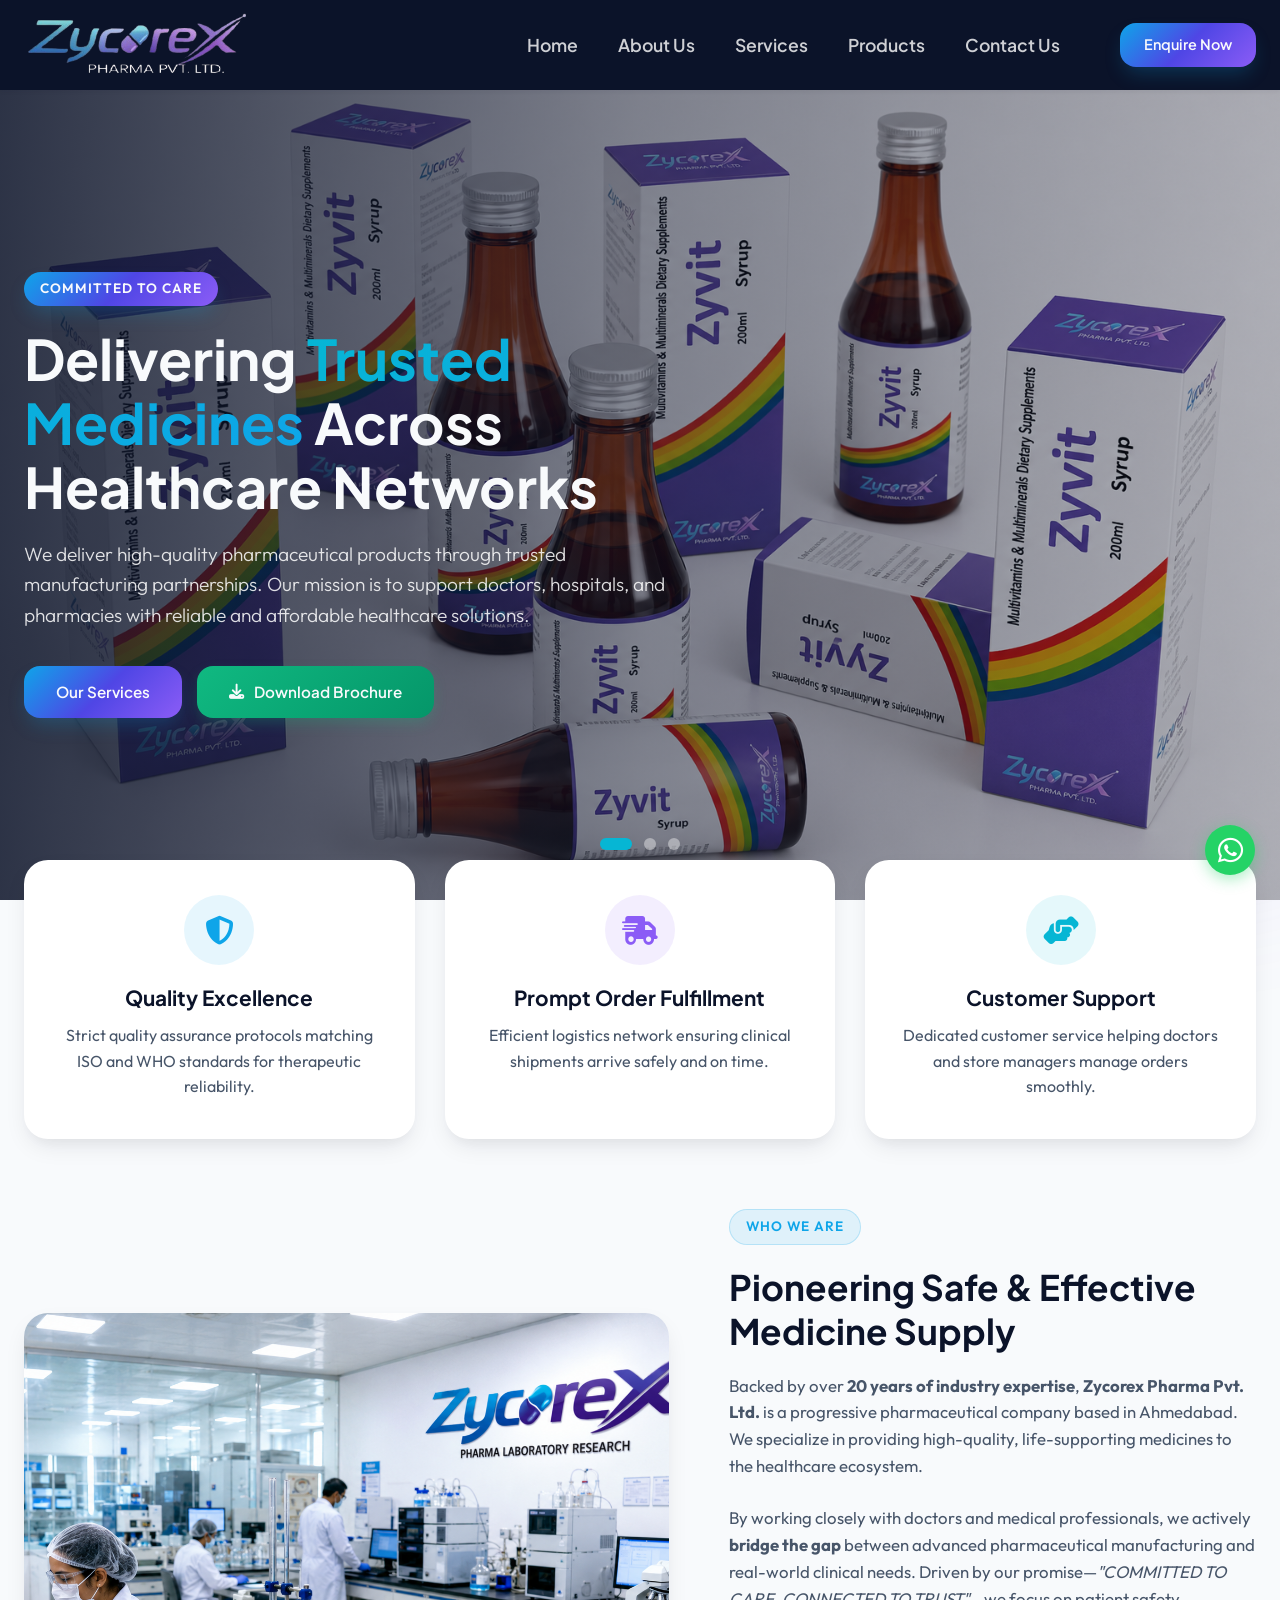
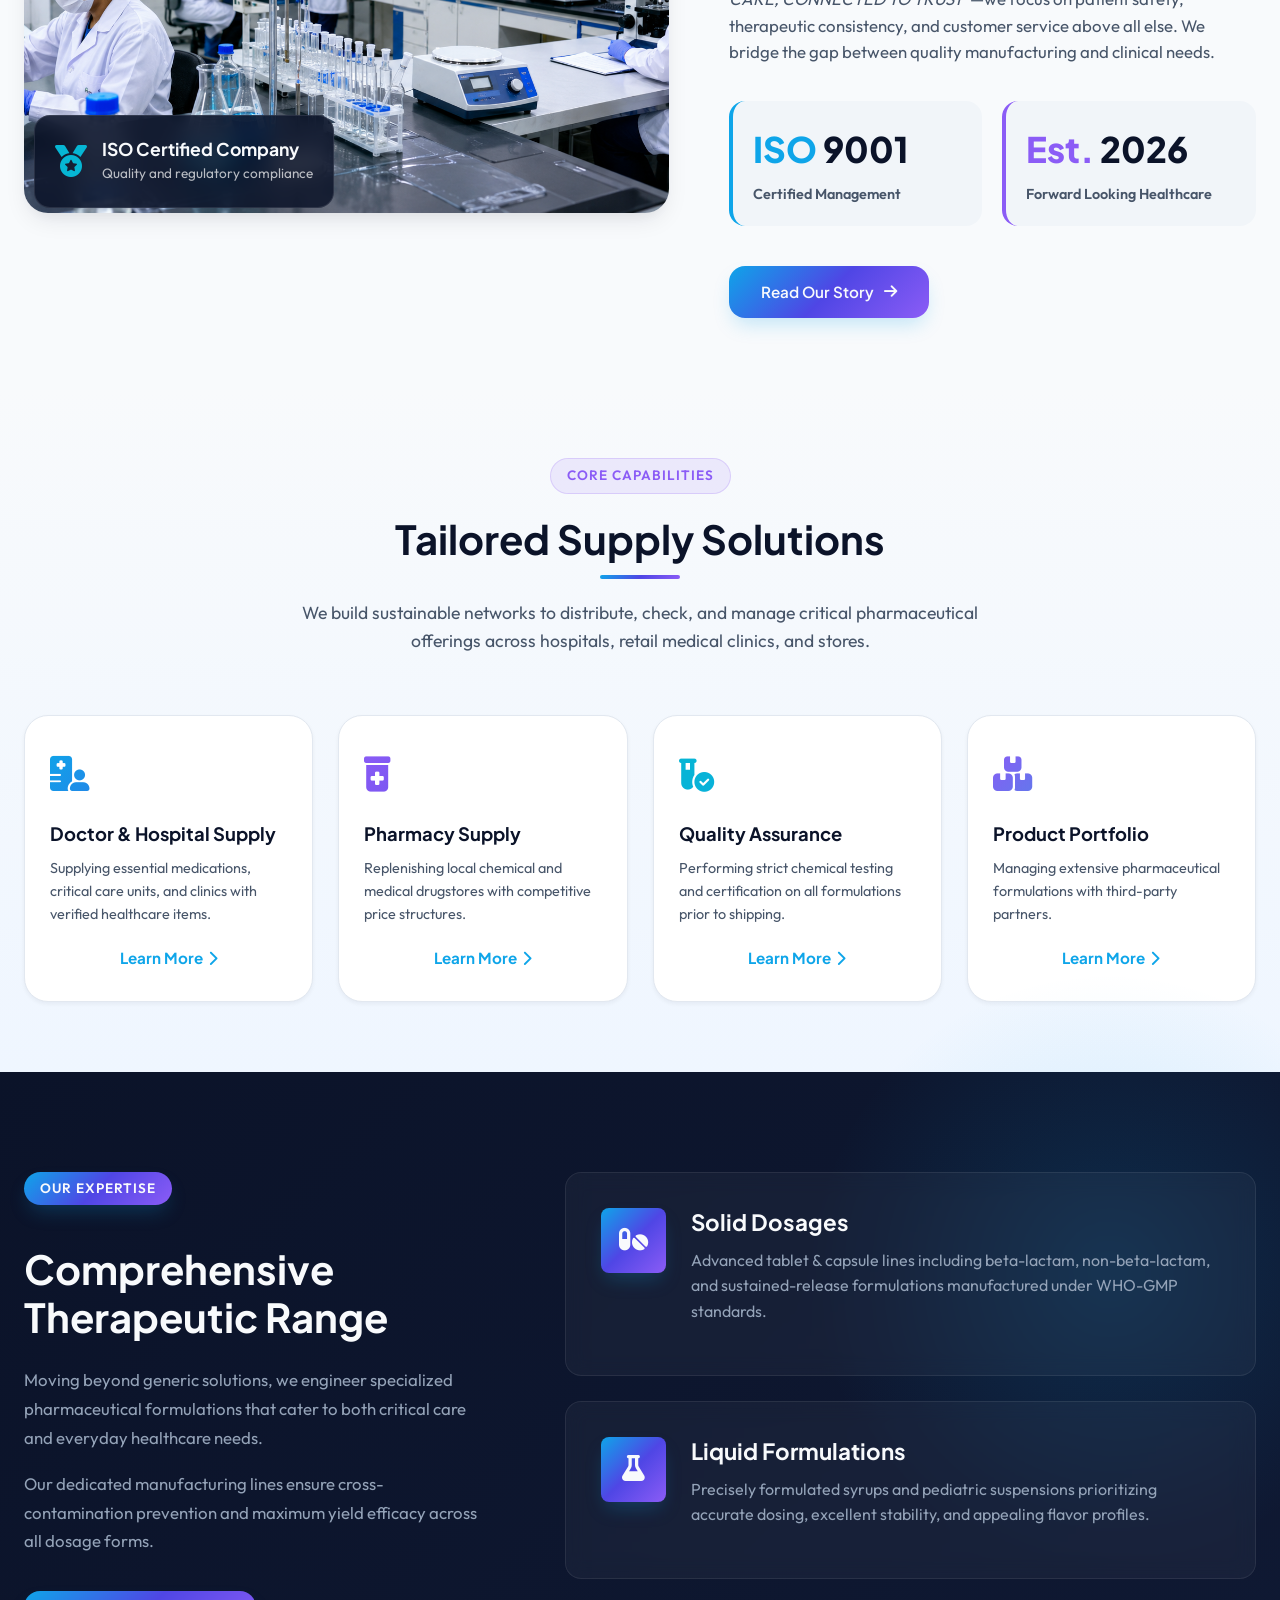
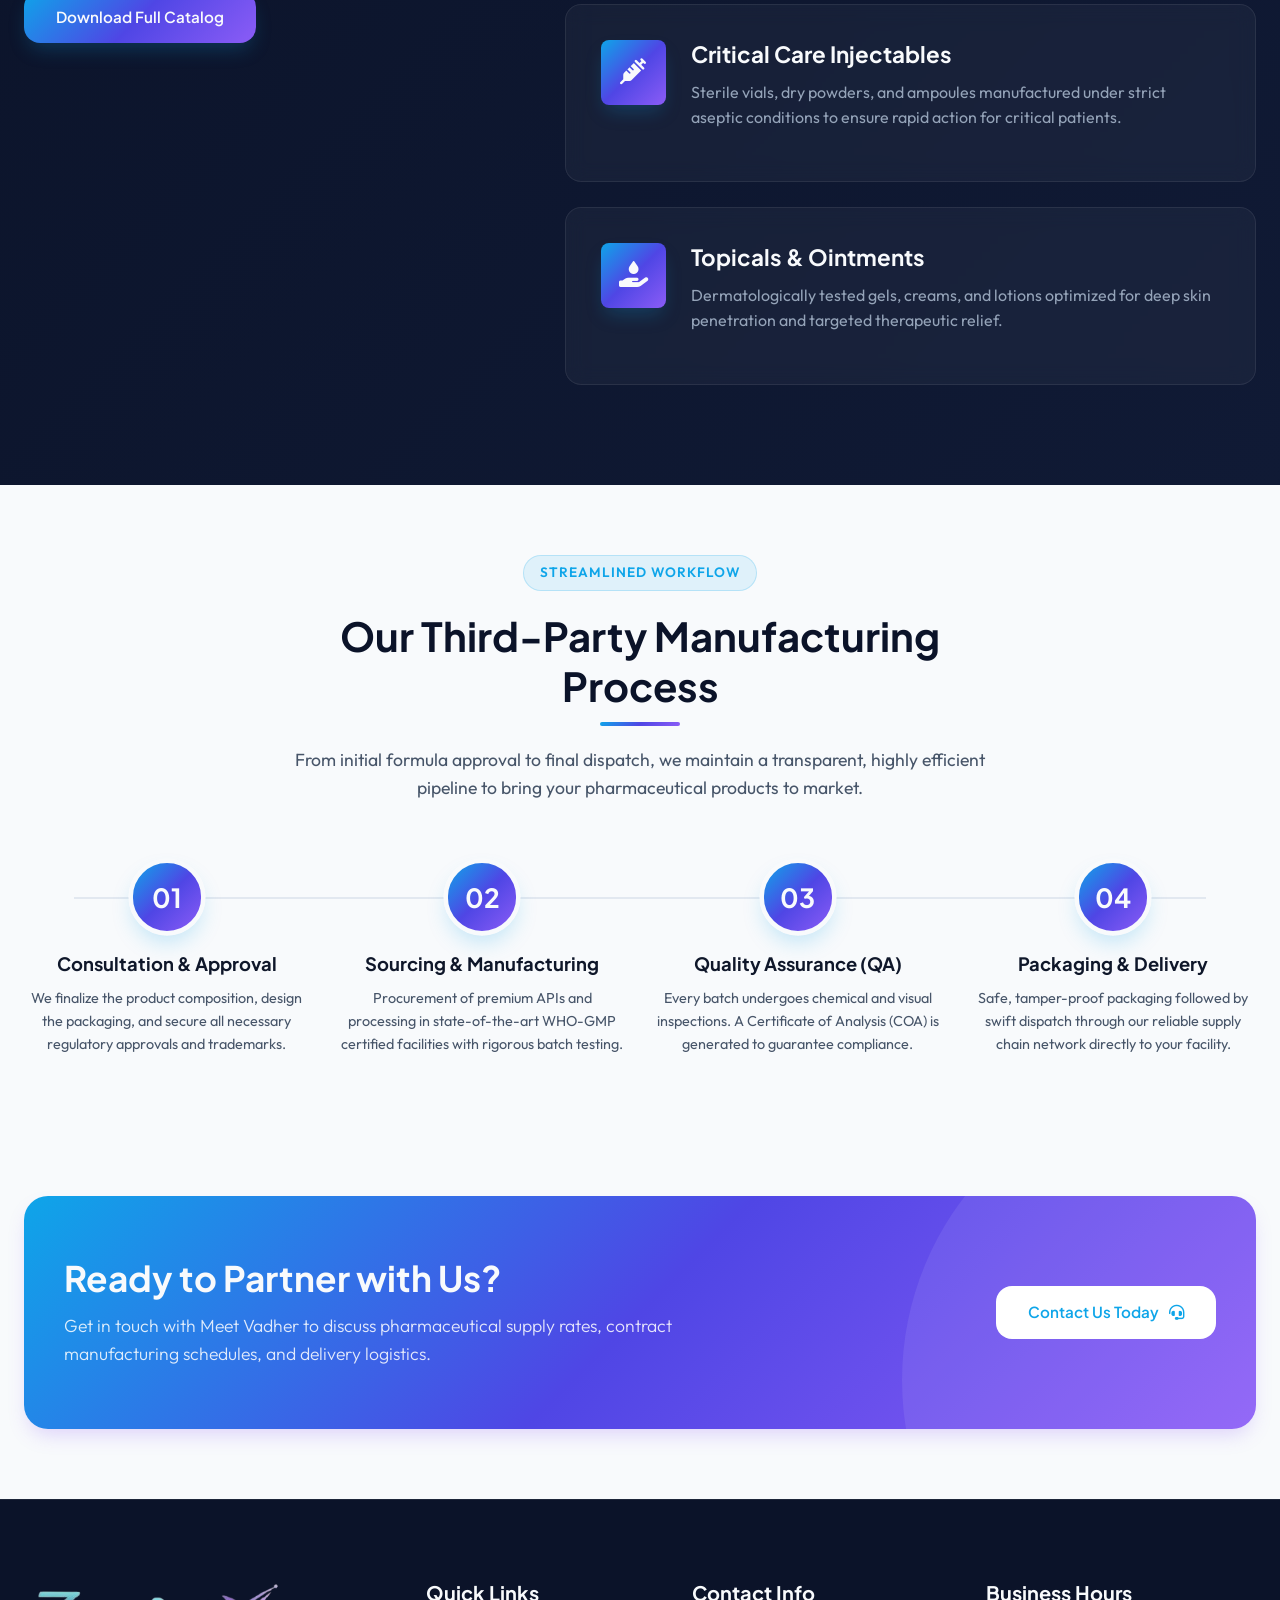
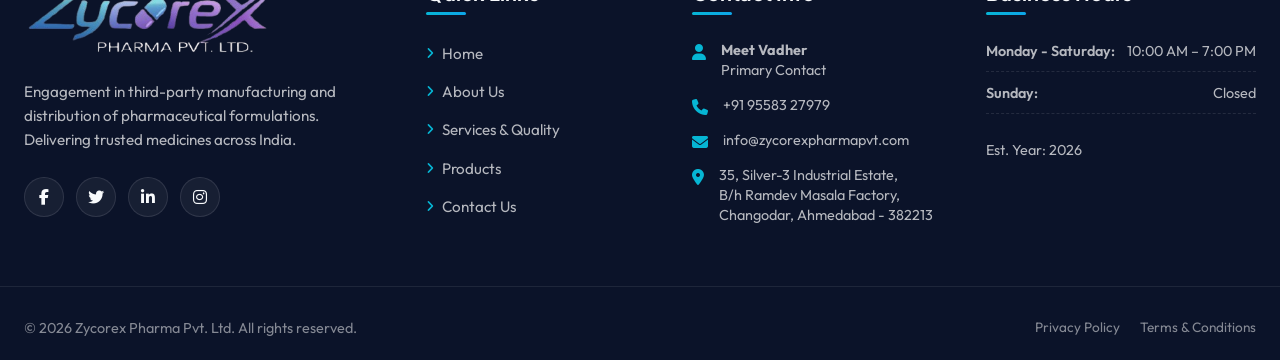
<file: index.html>
<!DOCTYPE html>
<html lang="en">

<head>
    <meta charset="UTF-8">
    <meta name="viewport" content="width=device-width, initial-scale=1.0">
    <title>Zycorex Pharma | Delivering Trusted Medicines Across Healthcare Networks</title>
   <link rel="icon" type="image/png" sizes="60x60" href="/images/faviconimg.png">
<link rel="icon" type="image/png" sizes="30x30" href="images/faviconimg.png">
<link rel="apple-touch-icon" sizes="180x180" href="images/faviconimg.png">
    <!-- Meta SEO Tags -->
    <meta name="description"
        content="Zycorex Pharma Pvt. Ltd. is an ISO-certified pharmaceutical company engaged in third-party manufacturing and marketing of high-quality medicines in India. Partner with us today.">
    <meta name="keywords"
        content="Zycorex Pharma, pharmaceutical third party manufacturing, hospital supply, medical store supply, Ahmedabad, Meet Vadher">
    <meta name="author" content="Zycorex Pharma Pvt. Ltd.">

    <!-- CSS Stylesheets -->
    <link rel="stylesheet" href="css/style.css">

    <!-- Font Awesome Icons -->
    <link rel="stylesheet" href="https://cdnjs.cloudflare.com/ajax/libs/font-awesome/6.4.0/css/all.min.css">
</head>

<body>

    <!-- Floating Background Aesthetic Blobs -->
    <div class="bg-blob bg-blob-blue"></div>
    <div class="bg-blob bg-blob-purple"></div>

    <!-- ==========================================
       HEADER & NAVIGATION
       ========================================== -->
    <header class="header">
        <div class="container navbar">
            <a href="/" class="logo" id="logoLink">
                <img src="images/Zycorex_Pharma_logo.png" alt="Zycorex Pharma Logo">
            </a>

            <button class="mobile-nav-toggle" id="mobileMenuToggle" aria-label="Toggle Navigation Menu">
                <span></span>
                <span></span>
                <span></span>
            </button>

            <nav class="nav-menu" id="navMenu">
                <a href="/" class="nav-link active" id="navHome">Home</a>
                <a href="/about" class="nav-link" id="navAbout">About Us</a>
                <a href="/services" class="nav-link" id="navServices">Services</a>
                <a href="/product" class="nav-link" id="navProducts">Products</a>
                <a href="/contact" class="nav-link" id="navContact">Contact Us</a>
                <div class="nav-cta">
                    <a href="https://wa.me/919558327979?text=Hello%20Zycorex%20Pharma%2C%20I%20would%20like%20to%20enquire%20about%20your%20pharmaceutical%20products."
                        target="_blank" rel="noopener noreferrer" class="btn btn-primary" id="headerCtaBtn">Enquire
                        Now</a>
                </div>
            </nav>
        </div>
    </header>

    <!-- ==========================================
       HERO CAROUSEL / SLIDER SECTION
       ========================================== -->
    <section class="hero-slider-section" id="homeHero">
        <div class="slider-wrapper">
            <!-- Slide 1 -->
            <div class="slide active">
                <div class="slide-bg" style="background-image: url('./images/zycorex_syrup.png');">
                </div>
                <div class="slide-overlay"></div>
                <div class="container slide-content-container">
                    <div class="slide-content">
                        <span class="badge badge-gradient">Committed to Care</span>
                        <h1>Delivering <span>Trusted Medicines</span> Across Healthcare Networks</h1>
                        <p>We deliver high-quality pharmaceutical products through trusted manufacturing partnerships.
                            Our mission is to support doctors, hospitals, and pharmacies with reliable and affordable
                            healthcare solutions.</p>
                        <div class="slide-actions">
                            <a href="/services" class="btn btn-primary">Our Services</a>
                            <a href="./images/zycorex brochure FINAL.pdf" class="btn btn-brochure"
                                id="downloadBrochureHero"><i class="fas fa-download"></i> Download Brochure</a>
                        </div>
                    </div>
                </div>
            </div>

            <!-- Slide 2 -->
            <div class="slide">
                <div class="slide-bg" style="background-image: url('./images/zycorex_tabletsgel.png');">
                </div>
                <div class="slide-overlay"></div>
                <div class="container slide-content-container">
                    <div class="slide-content">
                        <span class="badge badge-gradient">Connected to Trust</span>
                        <h1>High-Quality Third-Party <span>Manufacturing</span></h1>
                        <p>Leveraging state-of-the-art facilities and stringent GMP guidelines. Partnering with top
                            manufacturers to ensure every tablet, capsule, and injection is made to perfection.</p>
                        <div class="slide-actions">
                            <a href="/about" class="btn btn-primary">About Our Quality</a>
                            <a href="/contact" class="btn btn-secondary">Get a Quote</a>
                        </div>
                    </div>
                </div>
            </div>

            <!-- Slide 3 -->
            <div class="slide">
                <div class="slide-bg"
                    style="background-image: url('https://images.unsplash.com/photo-1471864190281-a93a3070b6de?auto=format&fit=crop&q=80&w=1600');">
                </div>
                <div class="slide-overlay"></div>
                <div class="container slide-content-container">
                    <div class="slide-content">
                        <span class="badge badge-gradient">Established 2026</span>
                        <h1>Supporting <span>Healthcare Networks</span> Nationwide</h1>
                        <p>We supply a comprehensive catalog of pharmaceutical formulations to distributors, pharmacies,
                            clinics, and medical stores with prompt delivery services.</p>
                        <div class="slide-actions">
                            <a href="/services" class="btn btn-primary">Explore Products</a>
                            <a href="/contact" class="btn btn-secondary">Contact Us</a>
                        </div>
                    </div>
                </div>
            </div>
        </div>

        <!-- Controls -->
        <button class="slider-control slider-control-prev" aria-label="Previous Slide">
            <i class="fas fa-chevron-left"></i>
        </button>
        <button class="slider-control slider-control-next" aria-label="Next Slide">
            <i class="fas fa-chevron-right"></i>
        </button>

        <!-- Indicators -->
        <div class="slider-dots"></div>
    </section>

    <!-- ==========================================
       KEY HIGHLIGHTS SECTION
       ========================================== -->
    <section class="container" id="homeHighlights" style="position: relative; z-index: 10;">
        <div class="highlights-grid">
            <div class="highlight-card animate-on-scroll animate-fade-up">
                <div class="highlight-icon">
                    <i class="fas fa-shield-halved"></i>
                </div>
                <h3>Quality Excellence</h3>
                <p>Strict quality assurance protocols matching ISO and WHO standards for therapeutic reliability.</p>
            </div>

            <div class="highlight-card animate-on-scroll animate-fade-up delay-1">
                <div class="highlight-icon">
                    <i class="fas fa-truck-fast"></i>
                </div>
                <h3>Prompt Order Fulfillment</h3>
                <p>Efficient logistics network ensuring clinical shipments arrive safely and on time.</p>
            </div>

            <div class="highlight-card animate-on-scroll animate-fade-up delay-2">
                <div class="highlight-icon">
                    <i class="fas fa-handshake-angle"></i>
                </div>
                <h3>Customer Support</h3>
                <p>Dedicated customer service helping doctors and store managers manage orders smoothly.</p>
            </div>
        </div>
    </section>

    <!-- ==========================================
       INTRODUCTION / FOCUS SECTION
       ========================================== -->
    <section class="section" id="homeIntro">
        <div class="container intro-container">

            <div class="intro-image-container animate-on-scroll animate-slide-left">
                <img src="./images/Pharma_Laboratory_research.png" alt="Zycorex Pharma Laboratory Research">
                <div class="intro-badge">
                    <div class="intro-badge-icon">
                        <i class="fas fa-medal"></i>
                    </div>
                    <div class="intro-badge-text">
                        <h4>ISO Certified Company</h4>
                        <p>Quality and regulatory compliance</p>
                    </div>
                </div>
            </div>

            <div class="intro-content animate-on-scroll animate-slide-right">
                <span class="badge badge-soft">Who We Are</span>
                <h2>Pioneering Safe & Effective Medicine Supply</h2>
                <p>Backed by over <strong>20 years of industry expertise</strong>, <strong>Zycorex Pharma Pvt. Ltd.</strong> is a progressive pharmaceutical company based in Ahmedabad. We specialize in providing high-quality, life-supporting medicines to the healthcare ecosystem.</p>
    
    <p>By working closely with doctors and medical professionals, we actively <strong>bridge the gap</strong> between advanced pharmaceutical manufacturing and real-world clinical needs. Driven by our promise—<em>"COMMITTED TO CARE, CONNECTED TO TRUST"</em>—we focus on patient safety, therapeutic consistency, and customer service above all else. We bridge the gap between quality manufacturing and clinical needs.</p>

                <div class="stats-grid">
                    <div class="stat-box">
                        <div class="stat-number"><span>ISO</span> 9001</div>
                        <div class="stat-label">Certified Management</div>
                    </div>
                    <div class="stat-box">
                        <div class="stat-number"><span>Est.</span> 2026</div>
                        <div class="stat-label">Forward Looking Healthcare</div>
                    </div>
                </div>

                <div style="margin-top: 40px;">
                    <a href="/about" class="btn btn-primary">Read Our Story <i class="fas fa-arrow-right"></i></a>
                </div>
            </div>

        </div>
    </section>

    <!-- ==========================================
       SERVICES TEASER SECTION
       ========================================== -->
    <section class="section section-bg-gradient" id="homeServices">
        <div class="container">
            <div class="section-header animate-on-scroll animate-fade-up">
                <span class="badge badge-soft-purple">Core Capabilities</span>
                <h2>Tailored Supply Solutions</h2>
                <p>We build sustainable networks to distribute, check, and manage critical pharmaceutical offerings
                    across hospitals, retail medical clinics, and stores.</p>
            </div>

            <div class="services-teaser-grid">
                <div class="teaser-card animate-on-scroll animate-fade-up">
                    <div class="teaser-icon">
                        <i class="fas fa-hospital-user"></i>
                    </div>
                    <h3>Doctor & Hospital Supply</h3>
                    <p>Supplying essential medications, critical care units, and clinics with verified healthcare items.
                    </p>
                    <a href="/services#hospitalSupply" class="btn btn-text">Learn More <i
                            class="fas fa-chevron-right"></i></a>
                </div>

                <div class="teaser-card animate-on-scroll animate-fade-up delay-1">
                    <div class="teaser-icon">
                        <i class="fas fa-prescription-bottle-medical"></i>
                    </div>
                    <h3>Pharmacy Supply</h3>
                    <p>Replenishing local chemical and medical drugstores with competitive price structures.</p>
                    <a href="/services#pharmacySupply" class="btn btn-text">Learn More <i
                            class="fas fa-chevron-right"></i></a>
                </div>

                <div class="teaser-card animate-on-scroll animate-fade-up delay-2">
                    <div class="teaser-icon">
                        <i class="fas fa-vial-circle-check"></i>
                    </div>
                    <h3>Quality Assurance</h3>
                    <p>Performing strict chemical testing and certification on all formulations prior to shipping.</p>
                    <a href="/services#qualityAssurance" class="btn btn-text">Learn More <i
                            class="fas fa-chevron-right"></i></a>
                </div>

                <div class="teaser-card animate-on-scroll animate-fade-up delay-3">
                    <div class="teaser-icon">
                        <i class="fas fa-boxes-stacked"></i>
                    </div>
                    <h3>Product Portfolio</h3>
                    <p>Managing extensive pharmaceutical formulations with third-party partners.</p>
                    <a href="/services#portfolioManagement" class="btn btn-text">Learn More <i
                            class="fas fa-chevron-right"></i></a>
                </div>
            </div>
        </div>
    </section>


   <!-- ==========================================
       THERAPEUTIC RANGE (MODERN ASYMMETRICAL)
       ========================================== -->
    <section class="section therapeutic-section" id="homeTherapeutic">
        <div class="container therapeutic-container">
            
            <!-- Left Side: Sticky Header -->
           <!-- Left Side: Sticky Header Wrapper -->
            <div class="therapeutic-sticky-wrapper">
                
                <!-- The animated content goes INSIDE the sticky wrapper -->
                <div class="therapeutic-intro animate-on-scroll animate-slide-left">
                    <span class="badge badge-gradient">Our Expertise</span>
                    <h2>Comprehensive Therapeutic Range</h2>
                    <p>Moving beyond generic solutions, we engineer specialized pharmaceutical formulations that cater to both critical care and everyday healthcare needs.</p>
                    <p>Our dedicated manufacturing lines ensure cross-contamination prevention and maximum yield efficacy across all dosage forms.</p>
                    
                    <div style="margin-top: 35px;">
                        <a href="./images/zycorex brochure FINAL.pdf" class="btn btn-primary">Download Full Catalog</a>
                    </div>
                </div>

            </div>

            <!-- Right Side: Horizontal List Cards -->
            <div class="therapeutic-list">
                
                <!-- Category 1 -->
                <div class="thera-row-card animate-on-scroll animate-fade-up">
                    <div class="thera-icon-box">
                        <i class="fas fa-pills"></i>
                    </div>
                    <div class="thera-content">
                        <h3>Solid Dosages</h3>
                        <p>Advanced tablet & capsule lines including beta-lactam, non-beta-lactam, and sustained-release formulations manufactured under WHO-GMP standards.</p>
                        <!-- <a href="services.html" class="thera-link">Explore Formulations <i class="fas fa-arrow-right"></i></a> -->
                    </div>
                </div>

                <!-- Category 2 -->
                <div class="thera-row-card animate-on-scroll animate-fade-up delay-1">
                    <div class="thera-icon-box">
                        <i class="fas fa-flask"></i>
                    </div>
                    <div class="thera-content">
                        <h3>Liquid Formulations</h3>
                        <p>Precisely formulated syrups and pediatric suspensions prioritizing accurate dosing, excellent stability, and appealing flavor profiles.</p>
                        <!-- <a href="services.html" class="thera-link">Explore Formulations <i class="fas fa-arrow-right"></i></a> -->
                    </div>
                </div>

                <!-- Category 3 -->
                <div class="thera-row-card animate-on-scroll animate-fade-up delay-2">
                    <div class="thera-icon-box">
                        <i class="fas fa-syringe"></i>
                    </div>
                    <div class="thera-content">
                        <h3>Critical Care Injectables</h3>
                        <p>Sterile vials, dry powders, and ampoules manufactured under strict aseptic conditions to ensure rapid action for critical patients.</p>
                        <!-- <a href="services.html" class="thera-link">Explore Formulations <i class="fas fa-arrow-right"></i></a> -->
                    </div>
                </div>

                <!-- Category 4 -->
                <div class="thera-row-card animate-on-scroll animate-fade-up delay-3">
                    <div class="thera-icon-box">
                        <i class="fas fa-hand-holding-droplet"></i>
                    </div>
                    <div class="thera-content">
                        <h3>Topicals & Ointments</h3>
                        <p>Dermatologically tested gels, creams, and lotions optimized for deep skin penetration and targeted therapeutic relief.</p>
                        <!-- <a href="services.html" class="thera-link">Explore Formulations <i class="fas fa-arrow-right"></i></a> -->
                    </div>
                </div>

            </div>
        </div>
    </section>

    <!-- ==========================================
       HOW WE WORK / MANUFACTURING PROCESS
       ========================================== -->
    <section class="section process-section section-bg-light" id="homeProcess">
        <div class="container">
            <div class="section-header animate-on-scroll animate-fade-up">
                <span class="badge badge-soft">Streamlined Workflow</span>
                <h2>Our Third-Party Manufacturing Process</h2>
                <p>From initial formula approval to final dispatch, we maintain a transparent, highly efficient pipeline to bring your pharmaceutical products to market.</p>
            </div>

            <div class="process-timeline">
                <!-- Step 1 -->
                <div class="process-step animate-on-scroll animate-fade-up">
                    <div class="step-number">01</div>
                    <div class="step-content">
                        <h4>Consultation & Approval</h4>
                        <p>We finalize the product composition, design the packaging, and secure all necessary regulatory approvals and trademarks.</p>
                    </div>
                </div>
                
                <!-- Step 2 -->
                <div class="process-step animate-on-scroll animate-fade-up delay-1">
                    <div class="step-number">02</div>
                    <div class="step-content">
                        <h4>Sourcing & Manufacturing</h4>
                        <p>Procurement of premium APIs and processing in state-of-the-art WHO-GMP certified facilities with rigorous batch testing.</p>
                    </div>
                </div>

                <!-- Step 3 -->
                <div class="process-step animate-on-scroll animate-fade-up delay-2">
                    <div class="step-number">03</div>
                    <div class="step-content">
                        <h4>Quality Assurance (QA)</h4>
                        <p>Every batch undergoes chemical and visual inspections. A Certificate of Analysis (COA) is generated to guarantee compliance.</p>
                    </div>
                </div>

                <!-- Step 4 -->
                <div class="process-step animate-on-scroll animate-fade-up delay-3">
                    <div class="step-number">04</div>
                    <div class="step-content">
                        <h4>Packaging & Delivery</h4>
                        <p>Safe, tamper-proof packaging followed by swift dispatch through our reliable supply chain network directly to your facility.</p>
                    </div>
                </div>
            </div>
        </div>
    </section>

    <!-- ==========================================
       CALL TO ACTION BLOCK
       ========================================== -->
    <section class="section" id="homeCta">
        <div class="container">
            <div class="cta-banner animate-on-scroll animate-fade-up">
                <div class="cta-banner-content">
                    <div class="cta-banner-text">
                        <h2>Ready to Partner with Us?</h2>
                        <p>Get in touch with Meet Vadher to discuss pharmaceutical supply rates, contract
                            manufacturing schedules, and delivery logistics.</p>
                    </div>
                    <div class="cta-banner-actions">
                        <a href="/contact" class="btn btn-secondary">Contact Us Today <i
                                class="fas fa-headset"></i></a>
                    </div>
                </div>
            </div>
        </div>
    </section>

    <!-- ==========================================
       FOOTER
       ========================================== -->
      <footer class="footer">
        <div class="container footer-grid">

            <div class="footer-col footer-about">
                <img src="images/Zycorex_Pharma_logo.png" alt="Zycorex Logo" class="footer-logo">
                <p>Engagement in third-party manufacturing and distribution of pharmaceutical formulations. Delivering
                    trusted medicines across India.</p>
                <div class="footer-socials">
                    <a href="https://www.facebook.com/profile.php?id=61591972972552&mibextid=wwXIfr" class="social-link" aria-label="Facebook"><i class="fab fa-facebook-f"></i></a>
                    <a href="https://x.com/zycorexpharma?s=11" class="social-link" aria-label="Twitter"><i class="fab fa-twitter"></i></a>
                    <a href="https://www.linkedin.com/in/meet-vadher-b38a71420?utm_source=share_via&utm_content=profile&utm_medium=member_ios" class="social-link" aria-label="LinkedIn"><i class="fab fa-linkedin-in"></i></a>
                    <a href="https://www.instagram.com/zycorexpharma?igsh=dHJ5dnBrZXFmczFh&utm_source=qr" class="social-link" aria-label="Instagram"><i class="fab fa-instagram"></i></a>
                </div>
            </div>

            <div class="footer-col footer-links">
                <h3>Quick Links</h3>
                <ul>
                    <li><a href="/">Home</a></li>
                    <li><a href="/about">About Us</a></li>
                    <li><a href="/services">Services & Quality</a></li>
                    <li><a href="/product">Products</a></li>
                    <li><a href="/contact">Contact Us</a></li>
                </ul>
            </div>

            <div class="footer-col">
                <h3>Contact Info</h3>
                <div class="footer-contact-list">
                    <div class="footer-contact-item">
                        <i class="fas fa-user"></i>
                        <span><strong>Meet Vadher</strong><br>Primary Contact</span>
                    </div>
                    <div class="footer-contact-item">
                        <i class="fas fa-phone"></i>
                        <span>+91 95583 27979</span>
                    </div>
                    <div class="footer-contact-item">
                        <i class="fas fa-envelope"></i>
                        <span>info@zycorexpharmapvt.com</span>
                    </div>
                    <div class="footer-contact-item">
                        <i class="fas fa-location-dot"></i>
                        <span>35, Silver-3 Industrial Estate,<br>B/h Ramdev Masala Factory,<br>Changodar, Ahmedabad -
                            382213</span>
                    </div>
                </div>
            </div>

            <div class="footer-col">
                <h3>Business Hours</h3>
                <div class="footer-hours-list">
                    <div class="footer-hour-row">
                        <span class="day">Monday - Saturday:</span>
                        <span class="time">10:00 AM – 7:00 PM</span>
                    </div>
                    <div class="footer-hour-row">
                        <span class="day">Sunday:</span>
                        <span class="time">Closed</span>
                    </div>
                    <div class="footer-hour-row" style="border: none; padding-top: 15px;">
                        <span>Est. Year: 2026</span>
                    </div>
                </div>
            </div>

        </div>

        <div class="container footer-bottom">
            <p>&copy; 2026 Zycorex Pharma Pvt. Ltd. All rights reserved.</p>
            <div class="footer-bottom-links">
                <a href="/privacy">Privacy Policy</a>
                <a href="/terms">Terms & Conditions</a>
            </div>
        </div>
    </footer>

    <!-- Floating WhatsApp Button -->
    <a href="https://wa.me/919558327979?text=Hello%20Zycorex%20Pharma%2C%20I%20would%20like%20to%20enquire%20about%20your%20pharmaceutical%20products."
        target="_blank" rel="noopener noreferrer" class="whatsapp-float" aria-label="Chat on WhatsApp"
        id="whatsappFloat">
        <i class="fab fa-whatsapp"></i>
    </a>

    <!-- JavaScript File -->
    <script src="js/main.js"></script>
</body>

</html>
</file>
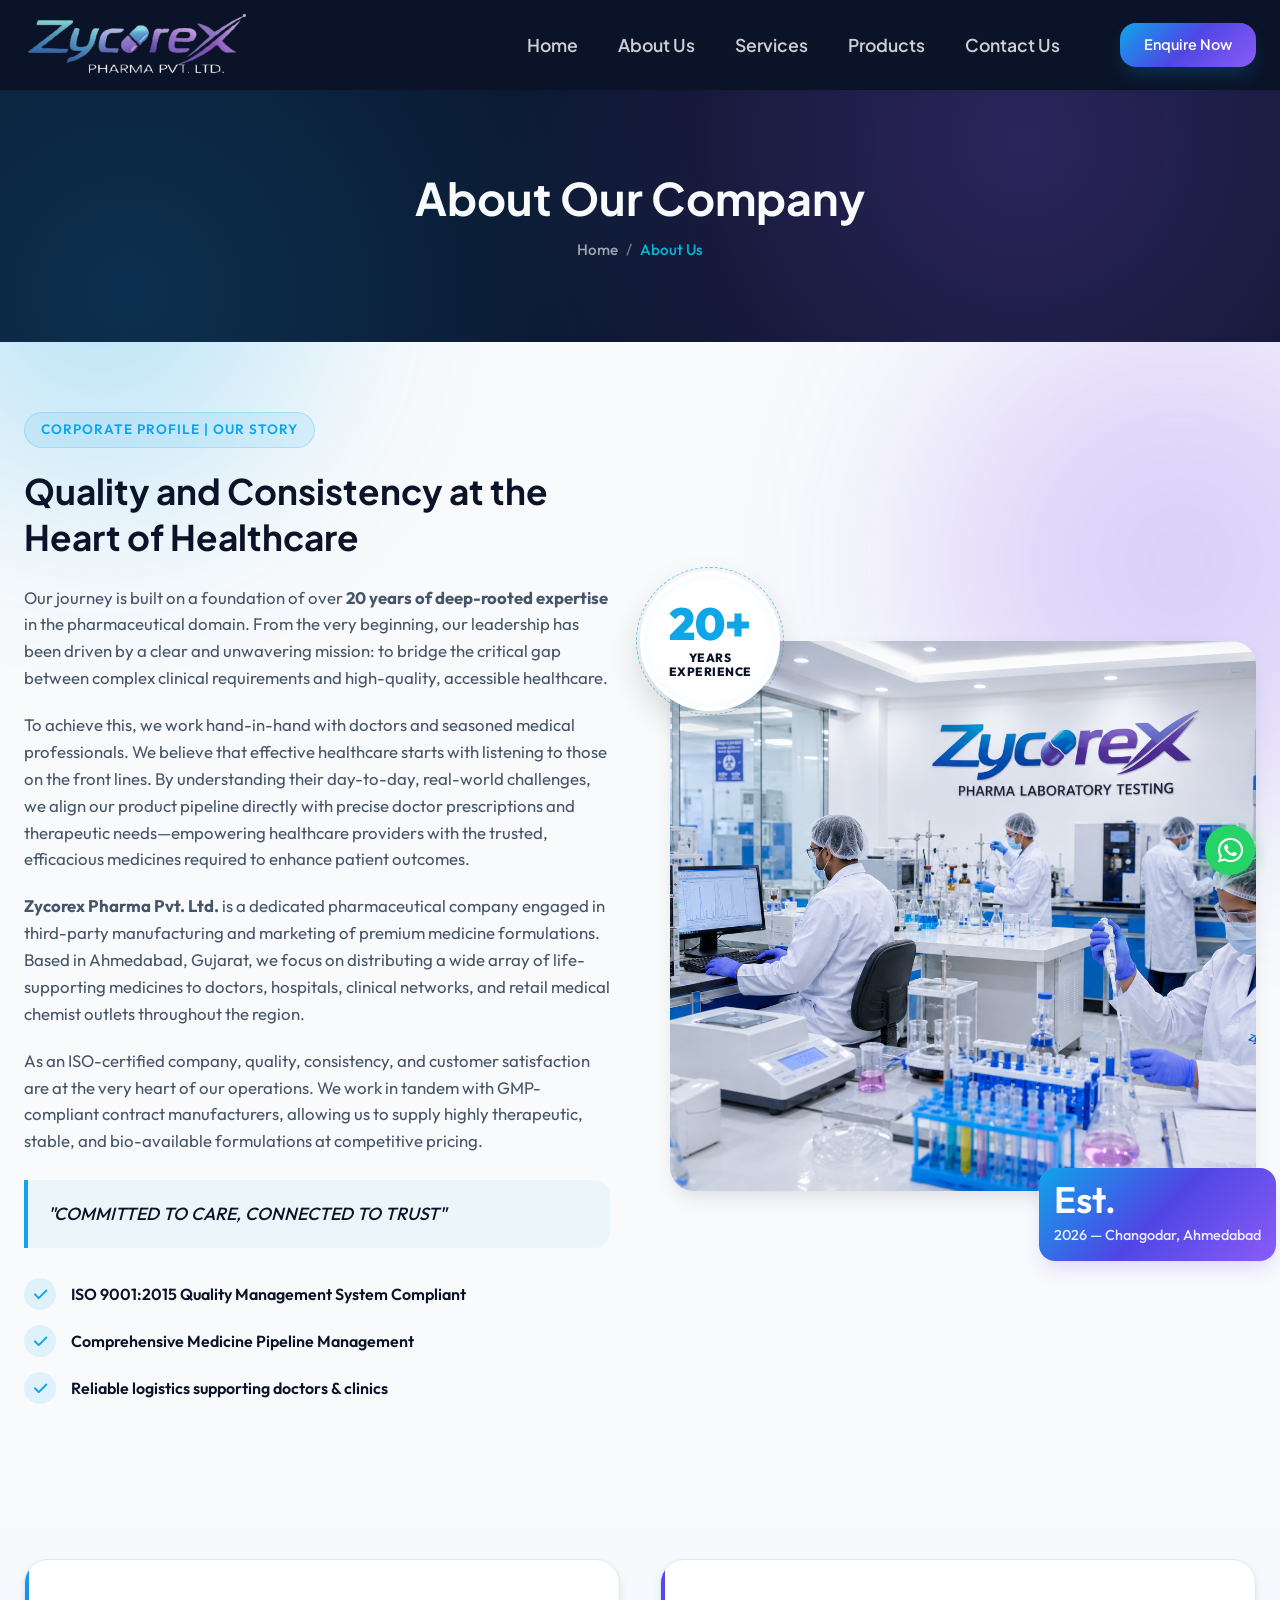
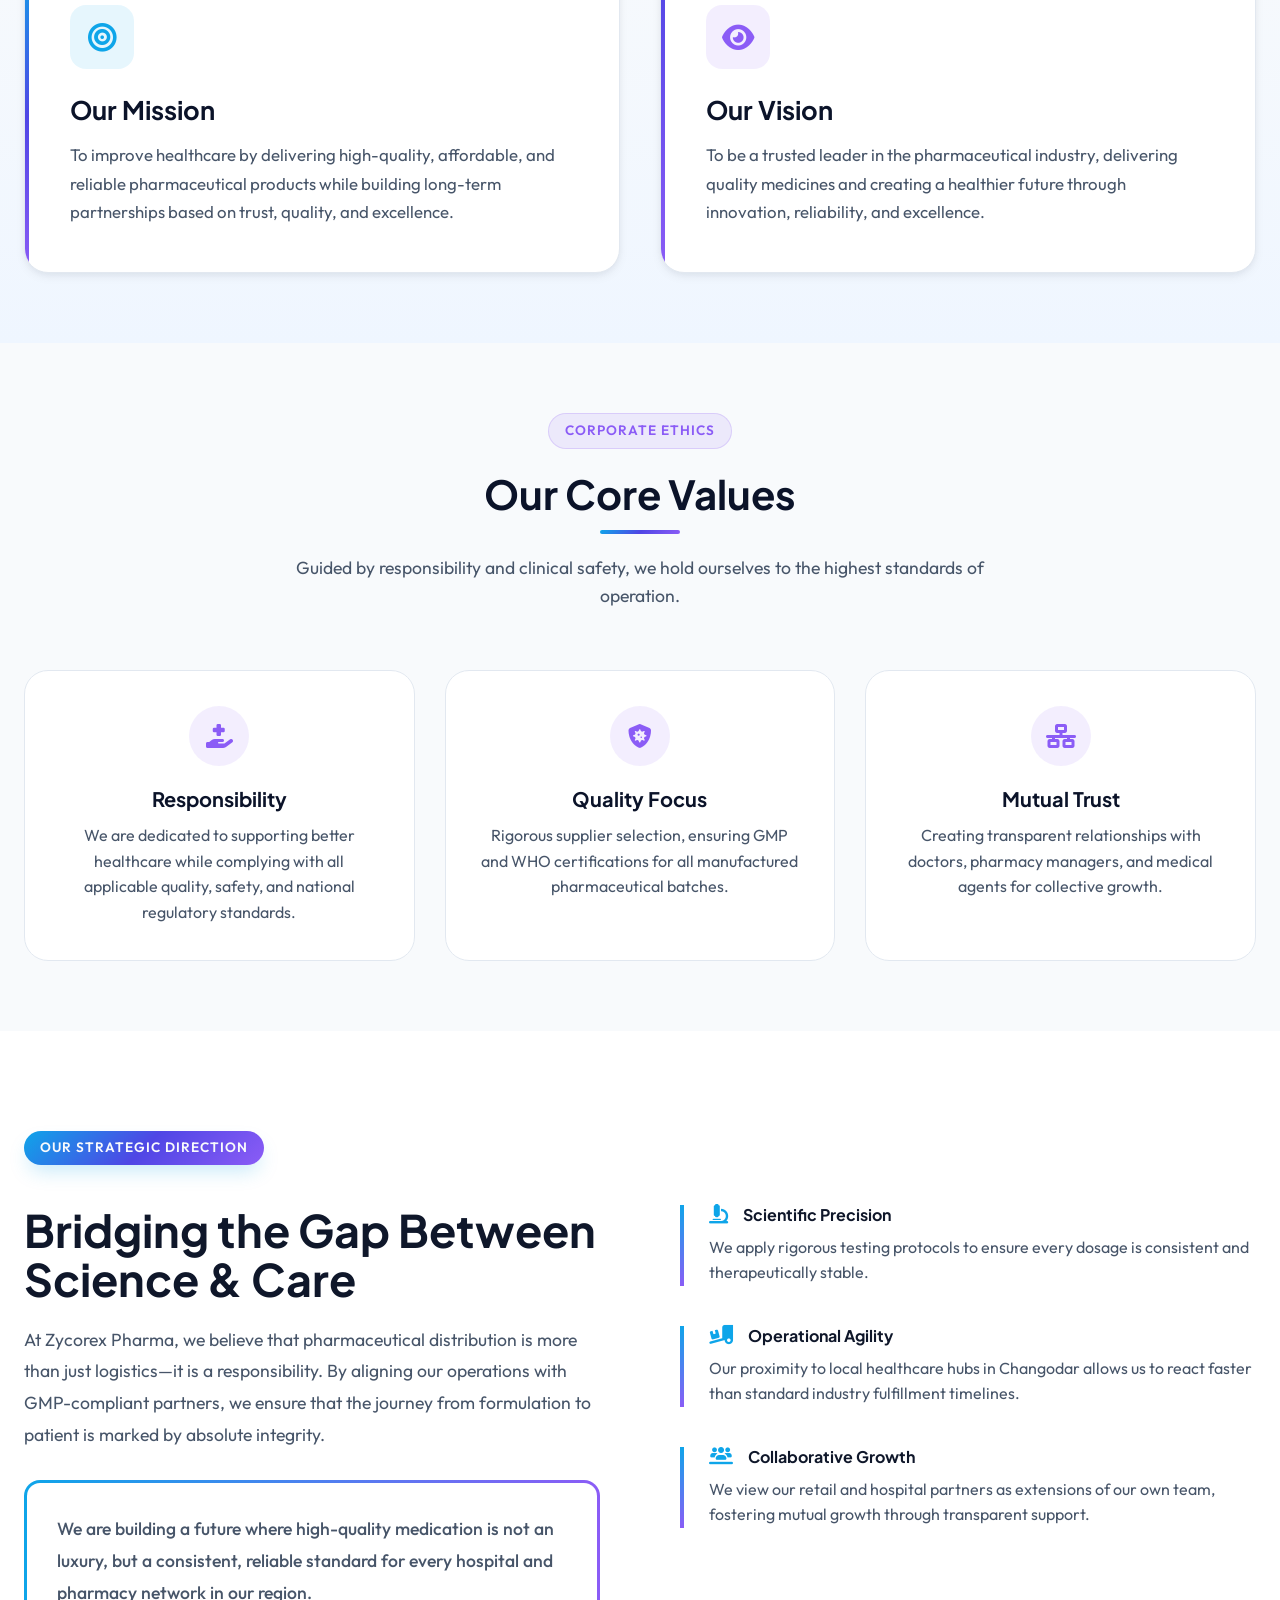
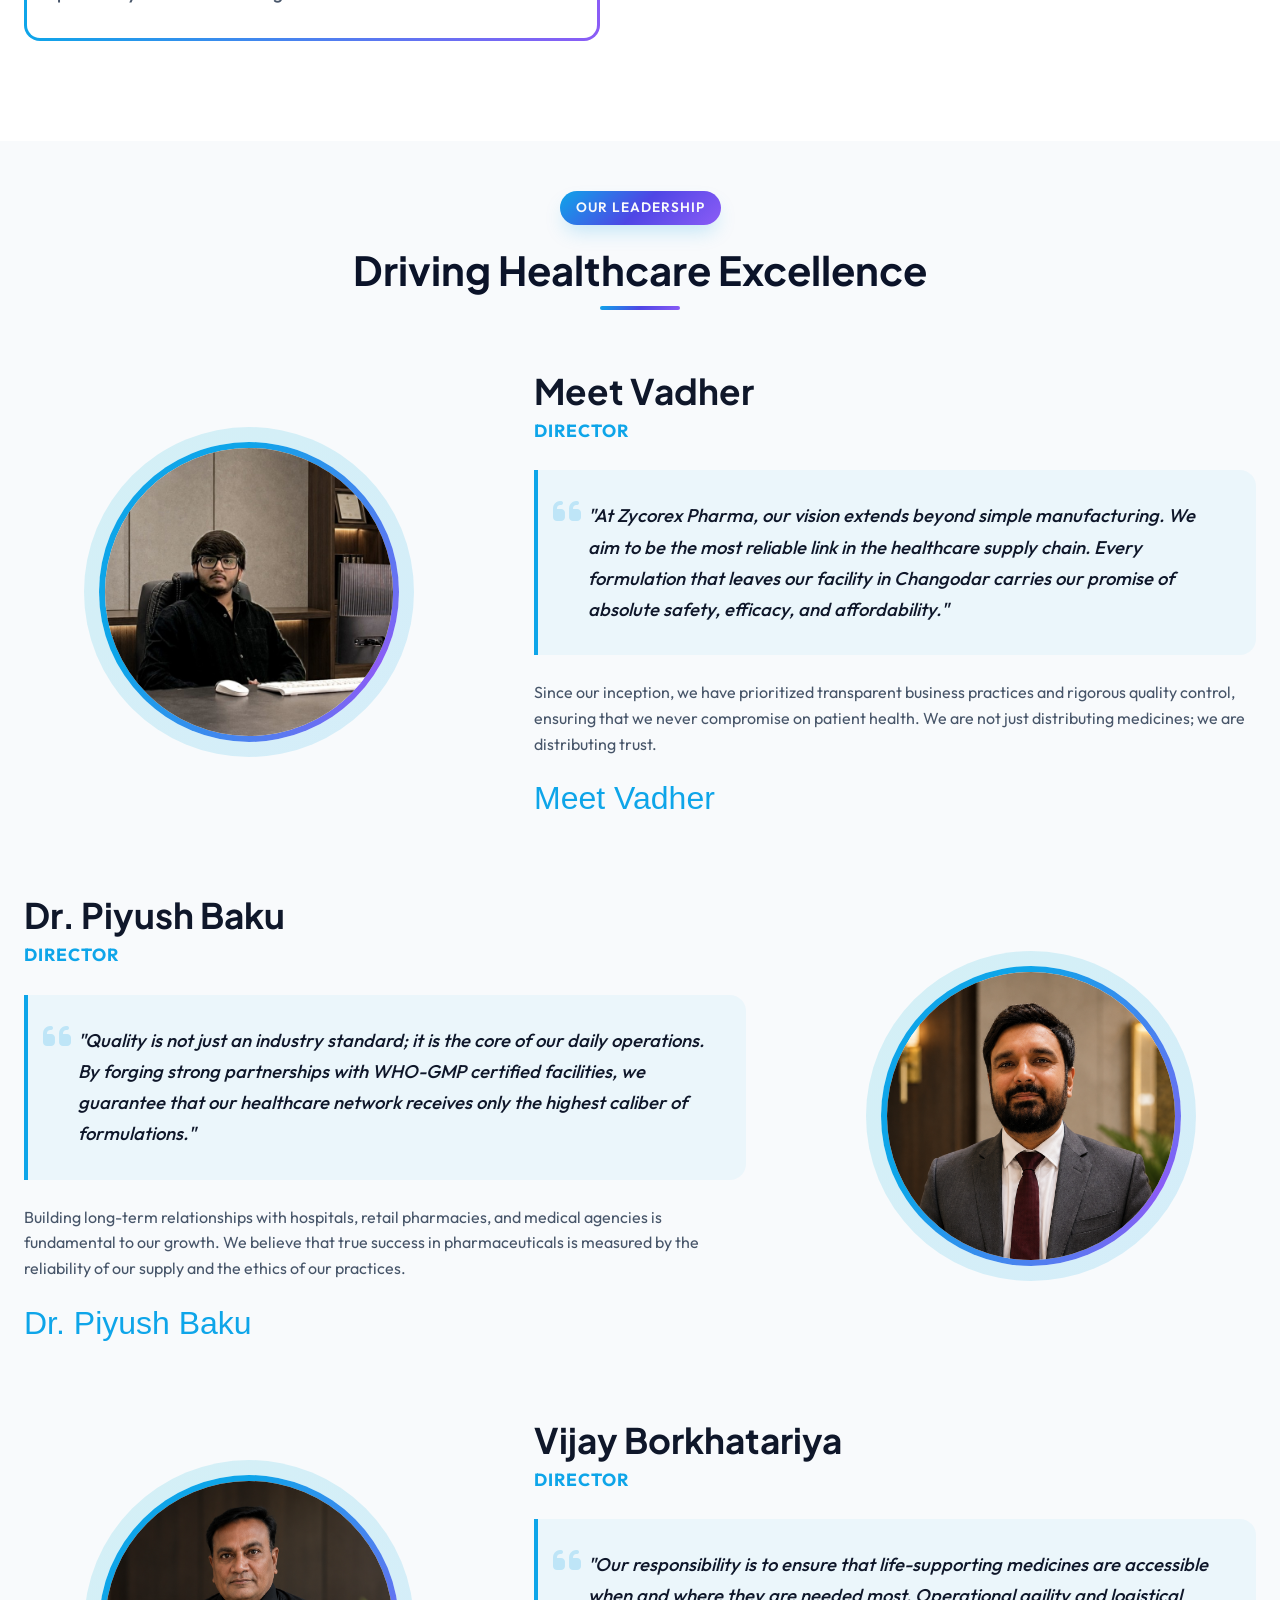
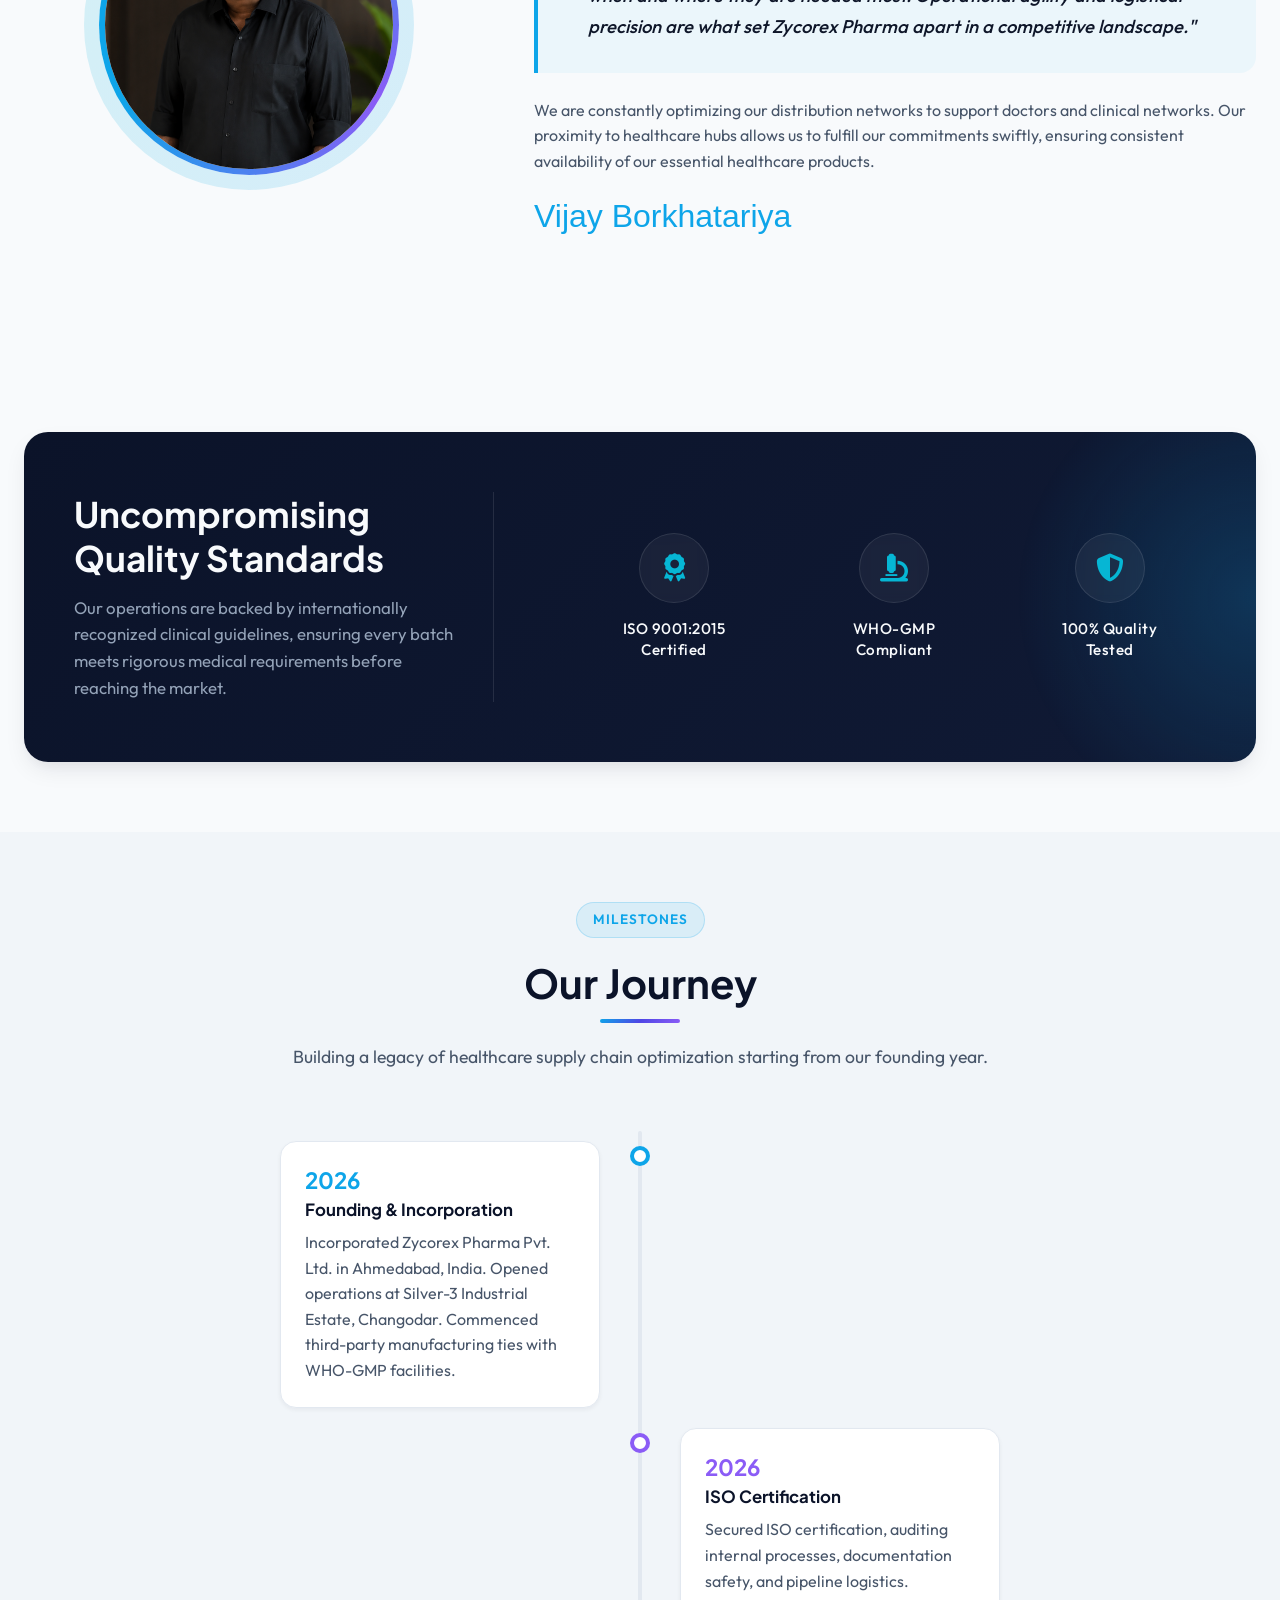
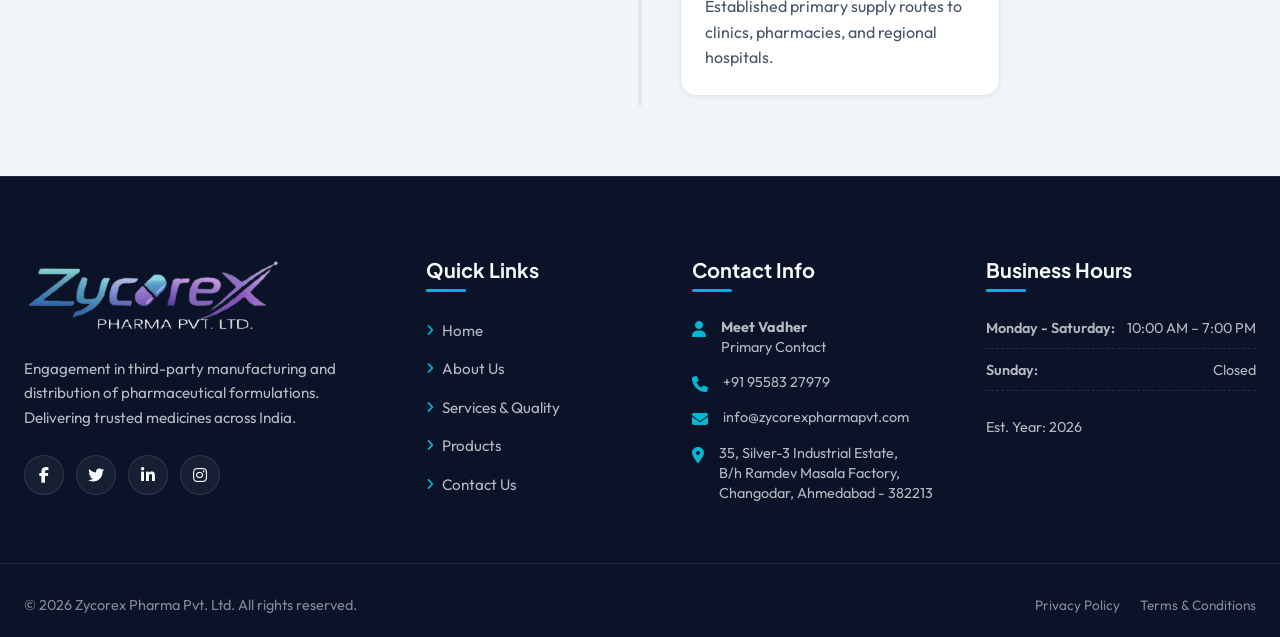
<file: about.html>
<!DOCTYPE html>
<html lang="en">

<head>
    <meta charset="UTF-8">
    <meta name="viewport" content="width=device-width, initial-scale=1.0">
    <title>About Us | Zycorex Pharma</title>
       <link rel="icon" type="image/png" sizes="60x60" href="/images/faviconimg.png">
<link rel="icon" type="image/png" sizes="30x30" href="images/faviconimg.png">
<link rel="apple-touch-icon" sizes="180x180" href="images/faviconimg.png">

    <!-- Meta SEO Tags -->
    <meta name="description"
        content="Learn more about Zycorex Pharma Pvt. Ltd. established in 2026 in Ahmedabad. Read our mission, vision, and how our ISO-certification drives quality in medicine supply.">
    <meta name="keywords"
        content="about Zycorex Pharma, Meet Vadher, Ahmedabad pharma, ISO certified pharma, drug supplier, pharmaceutical mission">
    <meta name="author" content="Zycorex Pharma Pvt. Ltd.">

    <!-- CSS Stylesheets -->
    <link rel="stylesheet" href="css/style.css">

    <!-- Font Awesome Icons -->
    <link rel="stylesheet" href="https://cdnjs.cloudflare.com/ajax/libs/font-awesome/6.4.0/css/all.min.css">
</head>

<body>

    <!-- Floating Background Aesthetic Blobs -->
    <div class="bg-blob bg-blob-blue"></div>
    <div class="bg-blob bg-blob-purple"></div>

    <!-- ==========================================
       HEADER & NAVIGATION
       ========================================== -->
    <header class="header">
        <div class="container navbar">
            <a href="/" class="logo" id="logoLink">
                <img src="images/Zycorex_Pharma_logo.png" alt="Zycorex Pharma Logo">
            </a>

            <button class="mobile-nav-toggle" id="mobileMenuToggle" aria-label="Toggle Navigation Menu">
                <span></span>
                <span></span>
                <span></span>
            </button>

            <nav class="nav-menu" id="navMenu">
                <a href="/" class="nav-link" id="navHome">Home</a>
                <a href="/about" class="nav-link active" id="navAbout">About Us</a>
                <a href="/services" class="nav-link" id="navServices">Services</a>
                <a href="/product" class="nav-link" id="navProducts">Products</a>
                <a href="/contact" class="nav-link" id="navContact">Contact Us</a>
                <div class="nav-cta">
                    <a href="https://wa.me/919558327979?text=Hello%20Zycorex%20Pharma%2C%20I%20would%20like%20to%20enquire%20about%20your%20pharmaceutical%20products."
                        target="_blank" rel="noopener noreferrer" class="btn btn-primary" id="headerCtaBtn">Enquire
                        Now</a>
                </div>
            </nav>
        </div>
    </header>

    <!-- ==========================================
       BREADCRUMB PAGE HEADER
       ========================================== -->
    <section class="page-header">
        <div class="container page-header-content">
            <h1>About Our Company</h1>
            <div class="breadcrumbs">
                <a href="/">Home</a>
                <span>/</span>
                <span class="current">About Us</span>
            </div>
        </div>
    </section>

    <!-- ==========================================
       COMPANY PROFILE SECTION
       ========================================== -->
    <section class="section" id="aboutProfile">
    <div class="container profile-grid">

        <!-- TEXT SECTION -->
        <div class="profile-text animate-on-scroll animate-slide-left">
            <span class="badge badge-soft">Corporate Profile | Our Story</span>
            <h2>Quality and Consistency at the Heart of Healthcare</h2>
            
           <p>Our journey is built on a foundation of over <strong>20 years of deep-rooted expertise</strong> in the pharmaceutical domain. From the very beginning, our leadership has been driven by a clear and unwavering mission: to bridge the critical gap between complex clinical requirements and high-quality, accessible healthcare.</p>

<p>To achieve this, we work hand-in-hand with doctors and seasoned medical professionals. We believe that effective healthcare starts with listening to those on the front lines. By understanding their day-to-day, real-world challenges, we align our product pipeline directly with precise doctor prescriptions and therapeutic needs—empowering healthcare providers with the trusted, efficacious medicines required to enhance patient outcomes.</p>

            <p><strong>Zycorex Pharma Pvt. Ltd.</strong> is a dedicated pharmaceutical company engaged in
                third-party manufacturing and marketing of premium medicine formulations. Based in Ahmedabad,
                Gujarat, we focus on distributing a wide array of life-supporting medicines to doctors, hospitals,
                clinical networks, and retail medical chemist outlets throughout the region.</p>
                
            <p>As an ISO-certified company, quality, consistency, and customer satisfaction are at the very heart of
                our operations. We work in tandem with GMP-compliant contract manufacturers, allowing us to supply
                highly therapeutic, stable, and bio-available formulations at competitive pricing.</p>

            <div style="background: rgba(14, 165, 233, 0.05); border-left: 4px solid var(--clr-blue); padding: 20px; border-radius: 0 var(--border-radius-md) var(--border-radius-md) 0; margin: 25px 0;">
                <p style="font-style: italic; color: var(--dark); font-weight: 500; font-size: 1.1rem; margin-bottom: 0;">
                    "COMMITTED TO CARE, CONNECTED TO TRUST"
                </p>
            </div>

            <div class="profile-features">
                <div class="profile-feature-item">
                    <div class="profile-feature-icon"><i class="fas fa-check"></i></div>
                    <span>ISO 9001:2015 Quality Management System Compliant</span>
                </div>
                <div class="profile-feature-item">
                    <div class="profile-feature-icon"><i class="fas fa-check"></i></div>
                    <span>Comprehensive Medicine Pipeline Management</span>
                </div>
                <div class="profile-feature-item">
                    <div class="profile-feature-icon"><i class="fas fa-check"></i></div>
                    <span>Reliable logistics supporting doctors & clinics</span>
                </div>
            </div>
        </div>

        <!-- IMAGE SECTION -->
        <div class="profile-image-container animate-on-scroll animate-slide-right">
            
            <!-- NEW: Circular Animated Experience Badge -->
            <div class="circle-exp-badge">
                <div class="exp-num">20+</div>
                <div class="exp-txt">Years<br>Experience</div>
            </div>

            <!-- YOUR ORIGINAL IMAGE AND OVERLAY (Completely Untouched) -->
            <div class="profile-image-wrapper">
                <img src="./images/Pharma Laboratory Testing.png" alt="Zycorex Pharma Laboratory Testing">
            </div>
            <div class="profile-card-overlay">
                <div class="profile-card-number">Est.</div>
                <div class="profile-card-text">2026 — Changodar, Ahmedabad</div>
            </div>

        </div>

    </div>
</section>

    <!-- ==========================================
       MISSION & VISION CARDS SECTION
       ========================================== -->
    <section class="section section-bg-gradient" id="aboutMv">
        <div class="container">
            <div class="mv-grid">

                <div class="mv-card animate-on-scroll animate-fade-up">
                    <div class="mv-icon">
                        <i class="fas fa-bullseye"></i>
                    </div>
                    <h3>Our Mission</h3>
                    <p>To improve healthcare by delivering high-quality, affordable, and reliable pharmaceutical
                        products while building long-term partnerships based on trust, quality, and excellence.</p>
                </div>

                <div class="mv-card animate-on-scroll animate-fade-up delay-1">
                    <div class="mv-icon">
                        <i class="fas fa-eye"></i>
                    </div>
                    <h3>Our Vision</h3>
                    <p>To be a trusted leader in the pharmaceutical industry, delivering quality medicines and creating
                        a healthier future through innovation, reliability, and excellence.</p>
                </div>

            </div>
        </div>
    </section>

    <!-- ==========================================
       CORE VALUES SECTION
       ========================================== -->
    <section class="section" id="aboutValues">
        <div class="container">
            <div class="section-header animate-on-scroll animate-fade-up">
                <span class="badge badge-soft-purple">Corporate Ethics</span>
                <h2>Our Core Values</h2>
                <p>Guided by responsibility and clinical safety, we hold ourselves to the highest standards of
                    operation.</p>
            </div>

            <div class="values-grid">

                <div class="value-card animate-on-scroll animate-fade-up">
                    <div class="value-icon">
                        <i class="fas fa-hand-holding-medical"></i>
                    </div>
                    <h3>Responsibility</h3>
                    <p>We are dedicated to supporting better healthcare while complying with all applicable quality,
                        safety, and national regulatory standards.</p>
                </div>

                <div class="value-card animate-on-scroll animate-fade-up delay-1">
                    <div class="value-icon">
                        <i class="fas fa-shield-virus"></i>
                    </div>
                    <h3>Quality Focus</h3>
                    <p>Rigorous supplier selection, ensuring GMP and WHO certifications for all manufactured
                        pharmaceutical batches.</p>
                </div>

                <div class="value-card animate-on-scroll animate-fade-up delay-2">
                    <div class="value-icon">
                        <i class="fas fa-network-wired"></i>
                    </div>
                    <h3>Mutual Trust</h3>
                    <p>Creating transparent relationships with doctors, pharmacy managers, and medical agents for
                        collective growth.</p>
                </div>

            </div>
        </div>
    </section>

    <!-- ==========================================
     BRAND PHILOSOPHY - EDITORIAL STYLE
     ========================================== -->
<section class="section philosophy-section" id="aboutPhilosophy">
    <div class="container philosophy-grid">
        
        <!-- Left: The "Visionary" Text -->
        <div class="phil-text-col animate-on-scroll animate-slide-left">
            <span class="badge badge-gradient">Our Strategic Direction</span>
            <h2>Bridging the Gap Between Science & Care</h2>
            <p>At Zycorex Pharma, we believe that pharmaceutical distribution is more than just logistics—it is a responsibility. By aligning our operations with GMP-compliant partners, we ensure that the journey from formulation to patient is marked by absolute integrity.</p>
            <div class="phil-highlight-gradient">
                <p>We are building a future where high-quality medication is not an luxury, but a consistent, reliable standard for every hospital and pharmacy network in our region.</p>
            </div>
        </div>

        <!-- Right: The "Impact" List -->
        <div class="phil-list-col animate-on-scroll animate-slide-right">
            <div class="phil-feature-line">
                <h4><i class="fas fa-microscope"></i> Scientific Precision</h4>
                <p>We apply rigorous testing protocols to ensure every dosage is consistent and therapeutically stable.</p>
            </div>
            <div class="phil-feature-line">
                <h4><i class="fas fa-truck-loading"></i> Operational Agility</h4>
                <p>Our proximity to local healthcare hubs in Changodar allows us to react faster than standard industry fulfillment timelines.</p>
            </div>
            <div class="phil-feature-line">
                <h4><i class="fas fa-users-line"></i> Collaborative Growth</h4>
                <p>We view our retail and hospital partners as extensions of our own team, fostering mutual growth through transparent support.</p>
            </div>
        </div>

    </div>
</section>

        <section class="section leadership-section" id="aboutLeadership">
        <div class="container">
            
            <div class="section-header text-center animate-on-scroll animate-fade-up" style="margin-bottom: 60px;">
                <span class="badge badge-gradient">Our Leadership</span>
                <h2>Driving Healthcare Excellence</h2>
            </div>

            <!-- ==============================
                 DIRECTOR 1: MEET VADHER
                 (Image Left, Text Right)
                 ============================== -->
            <div class="leadership-row animate-on-scroll animate-fade-up">
                <div class="leadership-image-col">
                    <div class="director-image-box">
                        <img src="images/Meet vadher.jpeg" alt="Meet Vadher - Director">
                    </div>
                </div>
                
                <div class="leadership-content-col">
                    <h3 style="color: var(--txt-dark); font-size: 2.2rem; line-height: 1.2; margin-bottom: 5px;">
        Meet Vadher
    </h3>
    <p style="font-weight: 700; color: var(--primary); font-size: 1.1rem; margin-bottom: 25px; text-transform: uppercase; letter-spacing: 1px;">
        Director
    </p>
                    
                    <blockquote class="founder-quote" style="margin: 0 0 25px 0;">
                        <i class="fas fa-quote-left quote-icon"></i>
                        "At Zycorex Pharma, our vision extends beyond simple manufacturing. We aim to be the most reliable link in the healthcare supply chain. Every formulation that leaves our facility in Changodar carries our promise of absolute safety, efficacy, and affordability."
                    </blockquote>
                    
                    <p>Since our inception, we have prioritized transparent business practices and rigorous quality control, ensuring that we never compromise on patient health. We are not just distributing medicines; we are distributing trust.</p>
                    
                    <div class="founder-signature" style="justify-content: flex-start; margin-top: 25px;">
                        <span class="signature-text" style="font-size: 2rem;">Meet Vadher</span>
                    </div>
                </div>
            </div>

            <!-- ==============================
                 DIRECTOR 2: PIYUSH BAKU
                 (Text Left, Image Right - ZigZag)
                 ============================== -->
            <div class="leadership-row reverse animate-on-scroll animate-fade-up">
                <div class="leadership-image-col">
                    <div class="director-image-box">
                        <img src="images/Piyush Baku.png" alt="Piyush Baku - Director">
                    </div>
                </div>
                
                <div class="leadership-content-col">
                    <h3 style="color: var(--txt-dark); font-size: 2.2rem; line-height: 1.2; margin-bottom: 5px;">
        Dr. Piyush Baku
    </h3>
    <p style="font-weight: 700; color: var(--primary); font-size: 1.1rem; margin-bottom: 25px; text-transform: uppercase; letter-spacing: 1px;">
        Director
    </p>
                    
                    <blockquote class="founder-quote" style="margin: 0 0 25px 0;">
                        <i class="fas fa-quote-left quote-icon"></i>
                        "Quality is not just an industry standard; it is the core of our daily operations. By forging strong partnerships with WHO-GMP certified facilities, we guarantee that our healthcare network receives only the highest caliber of formulations."
                    </blockquote>
                    
                    <p>Building long-term relationships with hospitals, retail pharmacies, and medical agencies is fundamental to our growth. We believe that true success in pharmaceuticals is measured by the reliability of our supply and the ethics of our practices.</p>
                    
                    <div class="founder-signature" style="justify-content: flex-start; margin-top: 25px;">
                        <span class="signature-text" style="font-size: 2rem;">Dr. Piyush Baku</span>
                    </div>
                </div>
            </div>

            <!-- ==============================
                 DIRECTOR 3: VIJAY BORKHATARIYA
                 (Image Left, Text Right)
                 ============================== -->
            <div class="leadership-row animate-on-scroll animate-fade-up">
                <div class="leadership-image-col">
                    <div class="director-image-box">
                        <img src="images/Vijay Borkhatariya.png" alt="Vijay Borkhatariya - Director">
                    </div>
                </div>
                
                <div class="leadership-content-col">
                  <h3 style="color: var(--txt-dark); font-size: 2.2rem; line-height: 1.2; margin-bottom: 5px;">
        Vijay Borkhatariya
    </h3>
    <p style="font-weight: 700; color: var(--primary); font-size: 1.1rem; margin-bottom: 25px; text-transform: uppercase; letter-spacing: 1px;">
        Director
    </p>
                    
                    <blockquote class="founder-quote" style="margin: 0 0 25px 0;">
                        <i class="fas fa-quote-left quote-icon"></i>
                        "Our responsibility is to ensure that life-supporting medicines are accessible when and where they are needed most. Operational agility and logistical precision are what set Zycorex Pharma apart in a competitive landscape."
                    </blockquote>
                    
                    <p>We are constantly optimizing our distribution networks to support doctors and clinical networks. Our proximity to healthcare hubs allows us to fulfill our commitments swiftly, ensuring consistent availability of our essential healthcare products.</p>
                    
                    <div class="founder-signature" style="justify-content: flex-start; margin-top: 25px;">
                        <span class="signature-text" style="font-size: 2rem;">Vijay Borkhatariya</span>
                    </div>
                </div>
            </div>

        </div>
    </section>
    <!-- ==========================================
       CERTIFICATIONS & INFRASTRUCTURE BANNER
       ========================================== -->
    <section class="section cert-section" id="aboutCertifications">
        <div class="container">
            <div class="cert-banner animate-on-scroll animate-fade-up">
                
                <div class="cert-text-area">
                    <h2>Uncompromising Quality Standards</h2>
                    <p>Our operations are backed by internationally recognized clinical guidelines, ensuring every batch meets rigorous medical requirements before reaching the market.</p>
                </div>
                
                <div class="cert-badges-area">
                    <div class="cert-item">
                        <div class="cert-icon"><i class="fas fa-award"></i></div>
                        <span>ISO 9001:2015<br>Certified</span>
                    </div>
                    <div class="cert-item">
                        <div class="cert-icon"><i class="fas fa-microscope"></i></div>
                        <span>WHO-GMP<br>Compliant</span>
                    </div>
                    <div class="cert-item">
                        <div class="cert-icon"><i class="fas fa-shield-halved"></i></div>
                        <span>100% Quality<br>Tested</span>
                    </div>
                </div>

            </div>
        </div>
    </section>

    

    <!-- ==========================================
       COMPANY MILESTONE TIMELINE
       ========================================== -->
    <section class="section timeline-section" id="aboutTimeline">
        <div class="container">
            <div class="section-header animate-on-scroll animate-fade-up">
                <span class="badge badge-soft">Milestones</span>
                <h2>Our Journey</h2>
                <p>Building a legacy of healthcare supply chain optimization starting from our founding year.</p>
            </div>

            <div class="timeline">

                <div class="timeline-item left-timeline animate-on-scroll animate-slide-left">
                    <div class="timeline-content">
                        <h3>2026</h3>
                        <h4>Founding & Incorporation</h4>
                        <p>Incorporated Zycorex Pharma Pvt. Ltd. in Ahmedabad, India. Opened operations at Silver-3
                            Industrial Estate, Changodar. Commenced third-party manufacturing ties with WHO-GMP
                            facilities.</p>
                    </div>
                </div>

                <div class="timeline-item right-timeline animate-on-scroll animate-slide-right">
                    <div class="timeline-content">
                        <h3>2026</h3>
                        <h4>ISO Certification</h4>
                        <p>Secured ISO certification, auditing internal processes, documentation safety, and pipeline
                            logistics. Established primary supply routes to clinics, pharmacies, and regional hospitals.
                        </p>
                    </div>
                </div>

            </div>
        </div>
    </section>

    <!-- ==========================================
       FOOTER
       ========================================== -->
  <footer class="footer">
        <div class="container footer-grid">

            <div class="footer-col footer-about">
                <img src="images/Zycorex_Pharma_logo.png" alt="Zycorex Logo" class="footer-logo">
                <p>Engagement in third-party manufacturing and distribution of pharmaceutical formulations. Delivering
                    trusted medicines across India.</p>
               <div class="footer-socials">
                    <a href="https://www.facebook.com/profile.php?id=61591972972552&mibextid=wwXIfr" class="social-link" aria-label="Facebook"><i class="fab fa-facebook-f"></i></a>
                    <a href="https://x.com/zycorexpharma?s=11" class="social-link" aria-label="Twitter"><i class="fab fa-twitter"></i></a>
                    <a href="https://www.linkedin.com/in/meet-vadher-b38a71420?utm_source=share_via&utm_content=profile&utm_medium=member_ios" class="social-link" aria-label="LinkedIn"><i class="fab fa-linkedin-in"></i></a>
                    <a href="https://www.instagram.com/zycorexpharma?igsh=dHJ5dnBrZXFmczFh&utm_source=qr" class="social-link" aria-label="Instagram"><i class="fab fa-instagram"></i></a>
                </div>
            </div>

            <div class="footer-col footer-links">
                <h3>Quick Links</h3>
                <ul>
                    <li><a href="/">Home</a></li>
                    <li><a href="/about">About Us</a></li>
                    <li><a href="/services">Services & Quality</a></li>
                    <li><a href="/product">Products</a></li>
                    <li><a href="/contact">Contact Us</a></li>
                </ul>
            </div>

            <div class="footer-col">
                <h3>Contact Info</h3>
                <div class="footer-contact-list">
                    <div class="footer-contact-item">
                        <i class="fas fa-user"></i>
                        <span><strong>Meet Vadher</strong><br>Primary Contact</span>
                    </div>
                    <div class="footer-contact-item">
                        <i class="fas fa-phone"></i>
                        <span>+91 95583 27979</span>
                    </div>
                    <div class="footer-contact-item">
                        <i class="fas fa-envelope"></i>
                        <span>info@zycorexpharmapvt.com</span>
                    </div>
                    <div class="footer-contact-item">
                        <i class="fas fa-location-dot"></i>
                        <span>35, Silver-3 Industrial Estate,<br>B/h Ramdev Masala Factory,<br>Changodar, Ahmedabad -
                            382213</span>
                    </div>
                </div>
            </div>

            <div class="footer-col">
                <h3>Business Hours</h3>
                <div class="footer-hours-list">
                    <div class="footer-hour-row">
                        <span class="day">Monday - Saturday:</span>
                        <span class="time">10:00 AM – 7:00 PM</span>
                    </div>
                    <div class="footer-hour-row">
                        <span class="day">Sunday:</span>
                        <span class="time">Closed</span>
                    </div>
                    <div class="footer-hour-row" style="border: none; padding-top: 15px;">
                        <span>Est. Year: 2026</span>
                    </div>
                </div>
            </div>

        </div>

        <div class="container footer-bottom">
            <p>&copy; 2026 Zycorex Pharma Pvt. Ltd. All rights reserved.</p>
            <div class="footer-bottom-links">
                <a href="/privacy">Privacy Policy</a>
                <a href="/terms">Terms & Conditions</a>
            </div>
        </div>
    </footer>

    <!-- Floating WhatsApp Button -->
    <a href="https://wa.me/919558327979?text=Hello%20Zycorex%20Pharma%2C%20I%20would%20like%20to%20enquire%20about%20your%20pharmaceutical%20products."
        target="_blank" rel="noopener noreferrer" class="whatsapp-float" aria-label="Chat on WhatsApp"
        id="whatsappFloat">
        <i class="fab fa-whatsapp"></i>
    </a>

    <!-- JavaScript File -->
    <script src="js/main.js"></script>
</body>

</html>
</file>
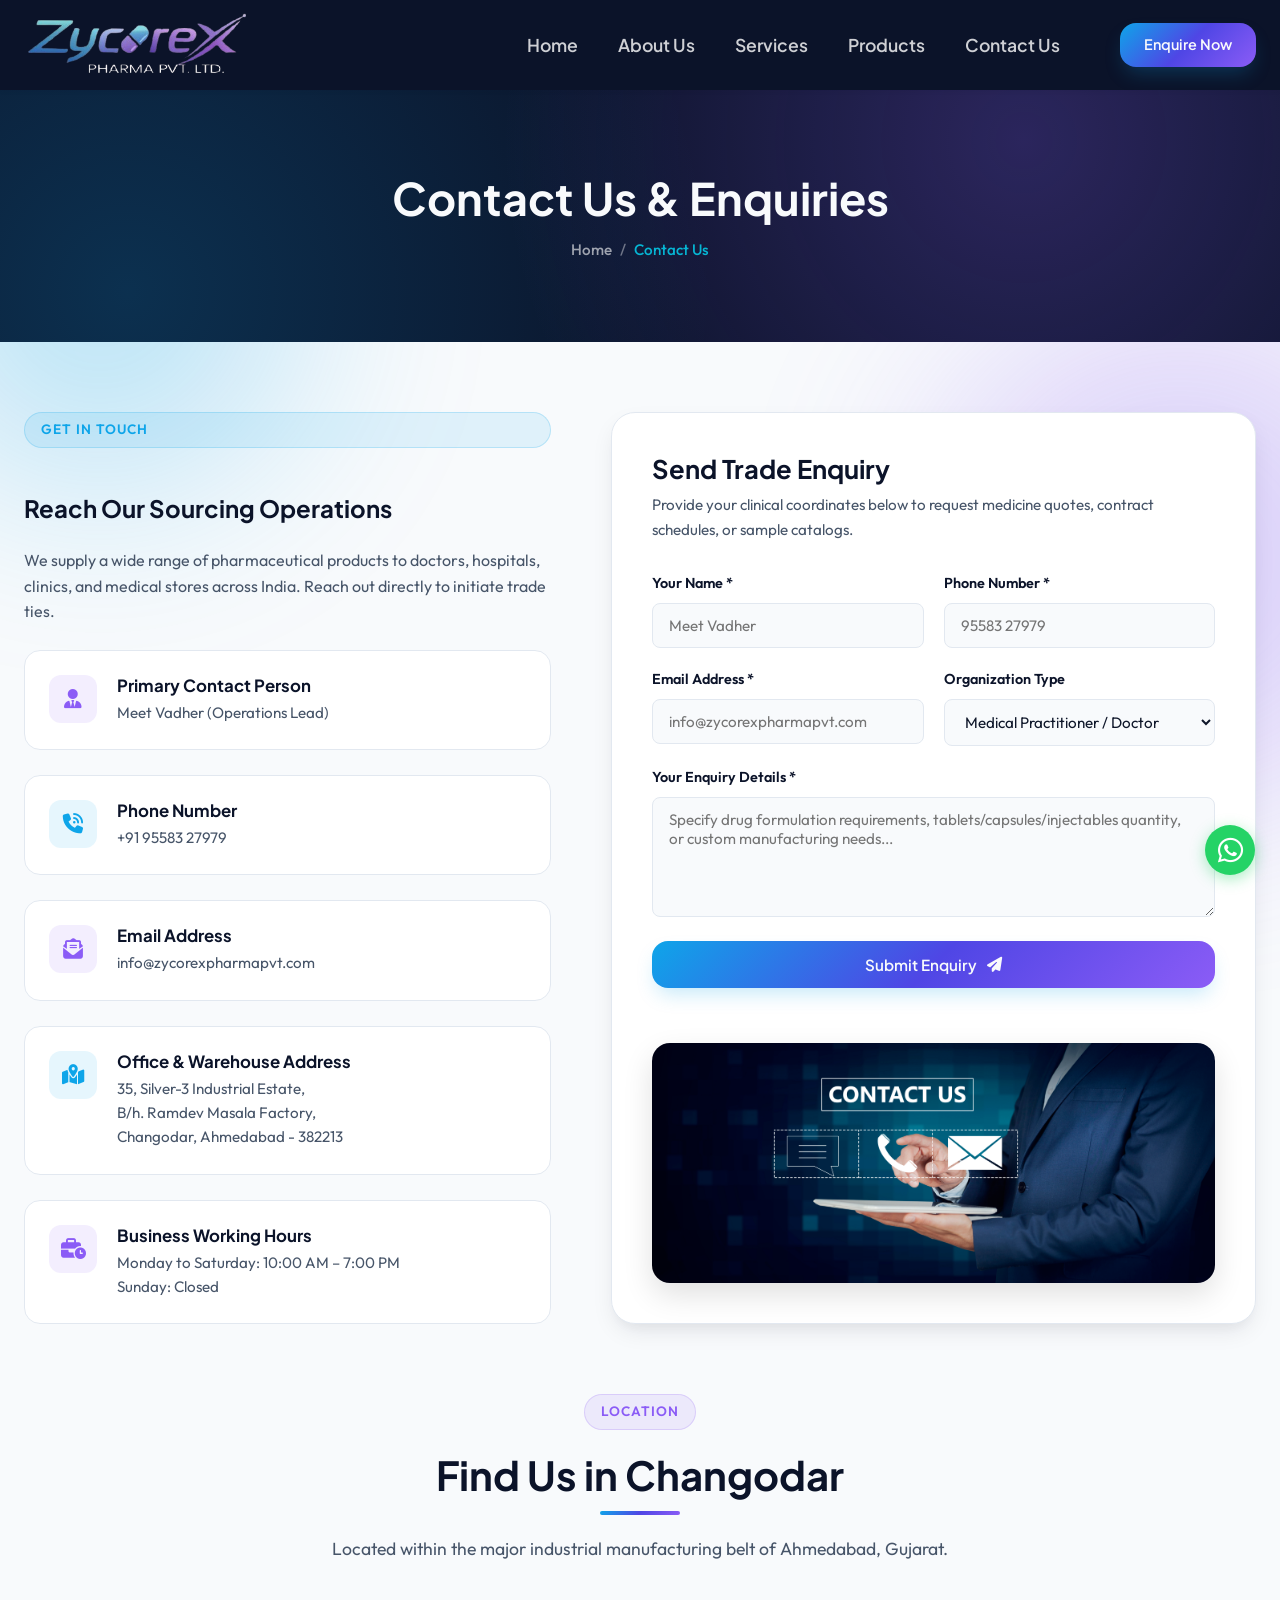
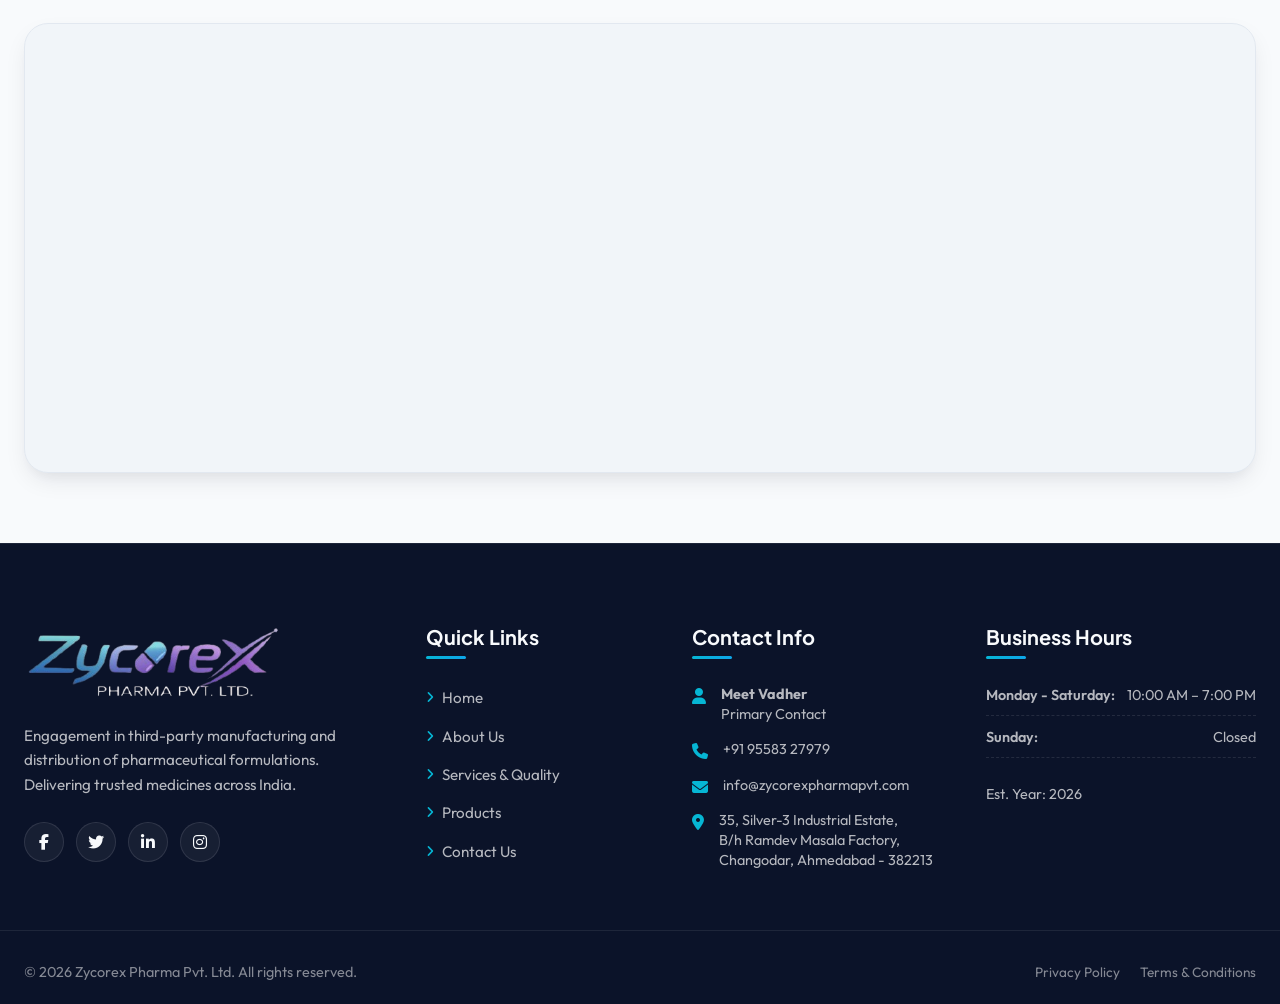
<file: contact.html>
<!DOCTYPE html>
<html lang="en">

<head>
    <meta charset="UTF-8">
    <meta name="viewport" content="width=device-width, initial-scale=1.0">
    <title>Contact Us | Zycorex Pharma</title>
       <link rel="icon" type="image/png" sizes="60x60" href="/images/faviconimg.png">
<link rel="icon" type="image/png" sizes="30x30" href="images/faviconimg.png">
<link rel="apple-touch-icon" sizes="180x180" href="images/faviconimg.png">

    <!-- Meta SEO Tags -->
    <meta name="description"
        content="Get in touch with Zycorex Pharma Pvt. Ltd. Contact Meet Vadher for medicine supply enquiries, pricing quotes, and warehouse deliveries in Ahmedabad.">
    <meta name="keywords"
        content="contact Zycorex Pharma, Meet Vadher phone, Changodar pharma warehouse, order medicines Ahmedabad, pharma enquiry">
    <meta name="author" content="Zycorex Pharma Pvt. Ltd.">

    <!-- CSS Stylesheets -->
    <link rel="stylesheet" href="css/style.css">

    <!-- Font Awesome Icons -->
    <link rel="stylesheet" href="https://cdnjs.cloudflare.com/ajax/libs/font-awesome/6.4.0/css/all.min.css">
</head>

<body>

    <!-- Floating Background Aesthetic Blobs -->
    <div class="bg-blob bg-blob-blue"></div>
    <div class="bg-blob bg-blob-purple"></div>

    <!-- ==========================================
       HEADER & NAVIGATION
       ========================================== -->
    <header class="header">
        <div class="container navbar">
            <a href="/" class="logo" id="logoLink">
                <img src="images/Zycorex_Pharma_logo.png" alt="Zycorex Pharma Logo">
            </a>

            <button class="mobile-nav-toggle" id="mobileMenuToggle" aria-label="Toggle Navigation Menu">
                <span></span>
                <span></span>
                <span></span>
            </button>

            <nav class="nav-menu" id="navMenu">
                <a href="/" class="nav-link" id="navHome">Home</a>
                <a href="/about" class="nav-link" id="navAbout">About Us</a>
                <a href="/services" class="nav-link" id="navServices">Services</a>
                <a href="/product" class="nav-link" id="navProducts">Products</a>
                <a href="/contact" class="nav-link active" id="navContact">Contact Us</a>
                <div class="nav-cta">
                    <a href="https://wa.me/919558327979?text=Hello%20Zycorex%20Pharma%2C%20I%20would%20like%20to%20enquire%20about%20your%20pharmaceutical%20products."
                        target="_blank" rel="noopener noreferrer" class="btn btn-primary" id="headerCtaBtn">Enquire
                        Now</a>
                </div>
            </nav>
        </div>
    </header>

    <!-- ==========================================
       BREADCRUMB PAGE HEADER
       ========================================== -->
    <section class="page-header">
        <div class="container page-header-content">
            <h1>Contact Us & Enquiries</h1>
            <div class="breadcrumbs">
                <a href="/">Home</a>
                <span>/</span>
                <span class="current">Contact Us</span>
            </div>
        </div>
    </section>

    <!-- ==========================================
       CONTACT CONTAINER (SPLIT INFO & FORM)
       ========================================== -->
    <section class="section" id="contactSection">
        <div class="container contact-container">

            <!-- Left Panel: Contact Cards -->
            <div class="contact-info-panel animate-on-scroll animate-slide-left">
                <span class="badge badge-soft">Get In Touch</span>
                <h2>Reach Our Sourcing Operations</h2>
                <p>We supply a wide range of pharmaceutical products to doctors, hospitals, clinics, and medical stores
                    across India. Reach out directly to initiate trade ties.</p>

                <div class="info-card">
                    <div class="info-card-icon">
                        <i class="fas fa-user-tie"></i>
                    </div>
                    <div class="info-card-text">
                        <h4>Primary Contact Person</h4>
                        <p>Meet Vadher (Operations Lead)</p>
                    </div>
                </div>

                <div class="info-card">
                    <div class="info-card-icon">
                        <i class="fas fa-phone-volume"></i>
                    </div>
                    <div class="info-card-text">
                        <h4>Phone Number</h4>
                        <p><a href="tel:9558327979">+91 95583 27979</a></p>
                    </div>
                </div>

                <div class="info-card">
                    <div class="info-card-icon">
                        <i class="fas fa-envelope-open-text"></i>
                    </div>
                    <div class="info-card-text">
                        <h4>Email Address</h4>
                        <p><a href="mailto:info@zycorexpharmapvt.com">info@zycorexpharmapvt.com</a></p>
                    </div>
                </div>

                <div class="info-card">
                    <div class="info-card-icon">
                        <i class="fas fa-map-location-dot"></i>
                    </div>
                    <div class="info-card-text">
                        <h4>Office & Warehouse Address</h4>
                        <p>35, Silver-3 Industrial Estate,<br>B/h. Ramdev Masala Factory,<br>Changodar, Ahmedabad -
                            382213</p>
                    </div>
                </div>

                <div class="info-card">
                    <div class="info-card-icon">
                        <i class="fas fa-business-time"></i>
                    </div>
                    <div class="info-card-text">
                        <h4>Business Working Hours</h4>
                        <p>Monday to Saturday: 10:00 AM – 7:00 PM<br>Sunday: Closed</p>
                    </div>
                </div>
            </div>

            <!-- Right Panel: Enquiry Form -->
            <div class="form-card animate-on-scroll animate-slide-right">

                <!-- Success State (Shown by main.js) -->
                <div class="form-success-container" id="formSuccess">
                    <div class="success-icon">
                        <i class="fas fa-circle-check"></i>
                    </div>
                    <h4>Enquiry Submitted!</h4>
                    <p>Thank you for reaching out to Zycorex Pharma. Meet Vadher or our operations desk will review
                        your details and reply by email/phone within 24 business hours.</p>
                </div>

                <!-- Active Form -->
                <form id="enquiryForm" action="#" method="POST" novalidate>
                    <h3>Send Trade Enquiry</h3>
                    <p>Provide your clinical coordinates below to request medicine quotes, contract schedules, or sample
                        catalogs.</p>

                    <div class="form-grid">
                        <div class="form-group">
                            <label for="name">Your Name *</label>
                            <input type="text" id="name" name="name" class="form-control" placeholder="Meet Vadher"
                                required>
                        </div>
                        <div class="form-group">
                            <label for="phone">Phone Number *</label>
                            <input type="tel" id="phone" name="phone" class="form-control" placeholder="95583 27979"
                                required>
                        </div>
                        <div class="form-group">
                            <label for="email">Email Address *</label>
                            <input type="email" id="email" name="email" class="form-control"
                                placeholder="info@zycorexpharmapvt.com" required>
                        </div>
                        <div class="form-group">
                            <label for="orgType">Organization Type</label>
                            <select id="orgType" name="orgType" class="form-control">
                                <option value="doctor">Medical Practitioner / Doctor</option>
                                <option value="hospital">Hospital Representative</option>
                                <option value="pharmacy">Pharmacy / Chemist Shop</option>
                                <option value="distributor">Wholesaler / Distributor</option>
                                <option value="other">Other</option>
                            </select>
                        </div>
                        <div class="form-group form-group-full">
                            <label for="message">Your Enquiry Details *</label>
                            <textarea id="message" name="message" class="form-control"
                                placeholder="Specify drug formulation requirements, tablets/capsules/injectables quantity, or custom manufacturing needs..."
                                required></textarea>
                        </div>
                    </div>

                    <button type="submit" class="btn btn-primary" style="width: 100%;">
                        Submit Enquiry <i class="fas fa-paper-plane"></i>
                    </button>
                    <div style="
    margin-top:55px;
    width:100%;
    border-radius:18px;
    overflow:hidden;
    box-shadow:0 12px 30px rgba(0,0,0,.12);
    background:#fff;
">
                        <img src="./images/contact_us.jpg" alt="Hospital Supply Logistics" style="
            width:100%;
            max-width:100%;
            height:auto;
            display:block;
            object-fit:cover;
        ">
                    </div>


                </form>

            </div>

        </div>
    </section>

    <!-- ==========================================
       INTERACTIVE MAP SECTION
       ========================================== -->
    <section class="section map-section" id="mapSection">
        <div class="container">
            <div class="section-header animate-on-scroll animate-fade-up">
                <span class="badge badge-soft-purple">Location</span>
                <h2>Find Us in Changodar</h2>
                <p>Located within the major industrial manufacturing belt of Ahmedabad, Gujarat.</p>
            </div>

           <div class="map-card animate-on-scroll animate-fade-up">
                <iframe
                    src="https://maps.google.com/maps?q=35,%20Silver-3%20Industrial%20Estate,%20B/h%20Ramdev%20Masala%20Factory,%20Changodar,%20Ahmedabad%20-%20382213&t=&z=15&ie=UTF8&iwloc=&output=embed"
                    allowfullscreen="" loading="lazy" referrerpolicy="no-referrer-when-downgrade"
                    title="Zycorex Pharma Location Map, Changodar, Ahmedabad"
                    style="width: 100%; height: 100%; border: 0; min-height: 400px;">
                </iframe>
            </div>
        </div>
    </section>

    <!-- ==========================================
       FOOTER
       ========================================== -->
     <footer class="footer">
        <div class="container footer-grid">

            <div class="footer-col footer-about">
                <img src="images/Zycorex_Pharma_logo.png" alt="Zycorex Logo" class="footer-logo">
                <p>Engagement in third-party manufacturing and distribution of pharmaceutical formulations. Delivering
                    trusted medicines across India.</p>
                <div class="footer-socials">
                    <a href="https://www.facebook.com/profile.php?id=61591972972552&mibextid=wwXIfr" class="social-link" aria-label="Facebook"><i class="fab fa-facebook-f"></i></a>
                    <a href="https://x.com/zycorexpharma?s=11" class="social-link" aria-label="Twitter"><i class="fab fa-twitter"></i></a>
                    <a href="https://www.linkedin.com/in/meet-vadher-b38a71420?utm_source=share_via&utm_content=profile&utm_medium=member_ios" class="social-link" aria-label="LinkedIn"><i class="fab fa-linkedin-in"></i></a>
                    <a href="https://www.instagram.com/zycorexpharma?igsh=dHJ5dnBrZXFmczFh&utm_source=qr" class="social-link" aria-label="Instagram"><i class="fab fa-instagram"></i></a>
                </div>
            </div>

            <div class="footer-col footer-links">
                <h3>Quick Links</h3>
                <ul>
                    <li><a href="/">Home</a></li>
                    <li><a href="/about">About Us</a></li>
                    <li><a href="/services">Services & Quality</a></li>
                    <li><a href="/product">Products</a></li>
                    <li><a href="/contact">Contact Us</a></li>
                </ul>
            </div>

            <div class="footer-col">
                <h3>Contact Info</h3>
                <div class="footer-contact-list">
                    <div class="footer-contact-item">
                        <i class="fas fa-user"></i>
                        <span><strong>Meet Vadher</strong><br>Primary Contact</span>
                    </div>
                    <div class="footer-contact-item">
                        <i class="fas fa-phone"></i>
                        <span>+91 95583 27979</span>
                    </div>
                    <div class="footer-contact-item">
                        <i class="fas fa-envelope"></i>
                        <span>info@zycorexpharmapvt.com</span>
                    </div>
                    <div class="footer-contact-item">
                        <i class="fas fa-location-dot"></i>
                        <span>35, Silver-3 Industrial Estate,<br>B/h Ramdev Masala Factory,<br>Changodar, Ahmedabad -
                            382213</span>
                    </div>
                </div>
            </div>

            <div class="footer-col">
                <h3>Business Hours</h3>
                <div class="footer-hours-list">
                    <div class="footer-hour-row">
                        <span class="day">Monday - Saturday:</span>
                        <span class="time">10:00 AM – 7:00 PM</span>
                    </div>
                    <div class="footer-hour-row">
                        <span class="day">Sunday:</span>
                        <span class="time">Closed</span>
                    </div>
                    <div class="footer-hour-row" style="border: none; padding-top: 15px;">
                        <span>Est. Year: 2026</span>
                    </div>
                </div>
            </div>

        </div>

        <div class="container footer-bottom">
            <p>&copy; 2026 Zycorex Pharma Pvt. Ltd. All rights reserved.</p>
            <div class="footer-bottom-links">
                <a href="/privacy">Privacy Policy</a>
                <a href="/terms">Terms & Conditions</a>
            </div>
        </div>
    </footer>

    <!-- Floating WhatsApp Button -->
    <a href="https://wa.me/919558327979?text=Hello%20Zycorex%20Pharma%2C%20I%20would%20like%20to%20enquire%20about%20your%20pharmaceutical%20products."
        target="_blank" rel="noopener noreferrer" class="whatsapp-float" aria-label="Chat on WhatsApp"
        id="whatsappFloat">
        <i class="fab fa-whatsapp"></i>
    </a>

    <!-- JavaScript File -->
    <script src="js/main.js"></script>
</body>

</html>
</file>
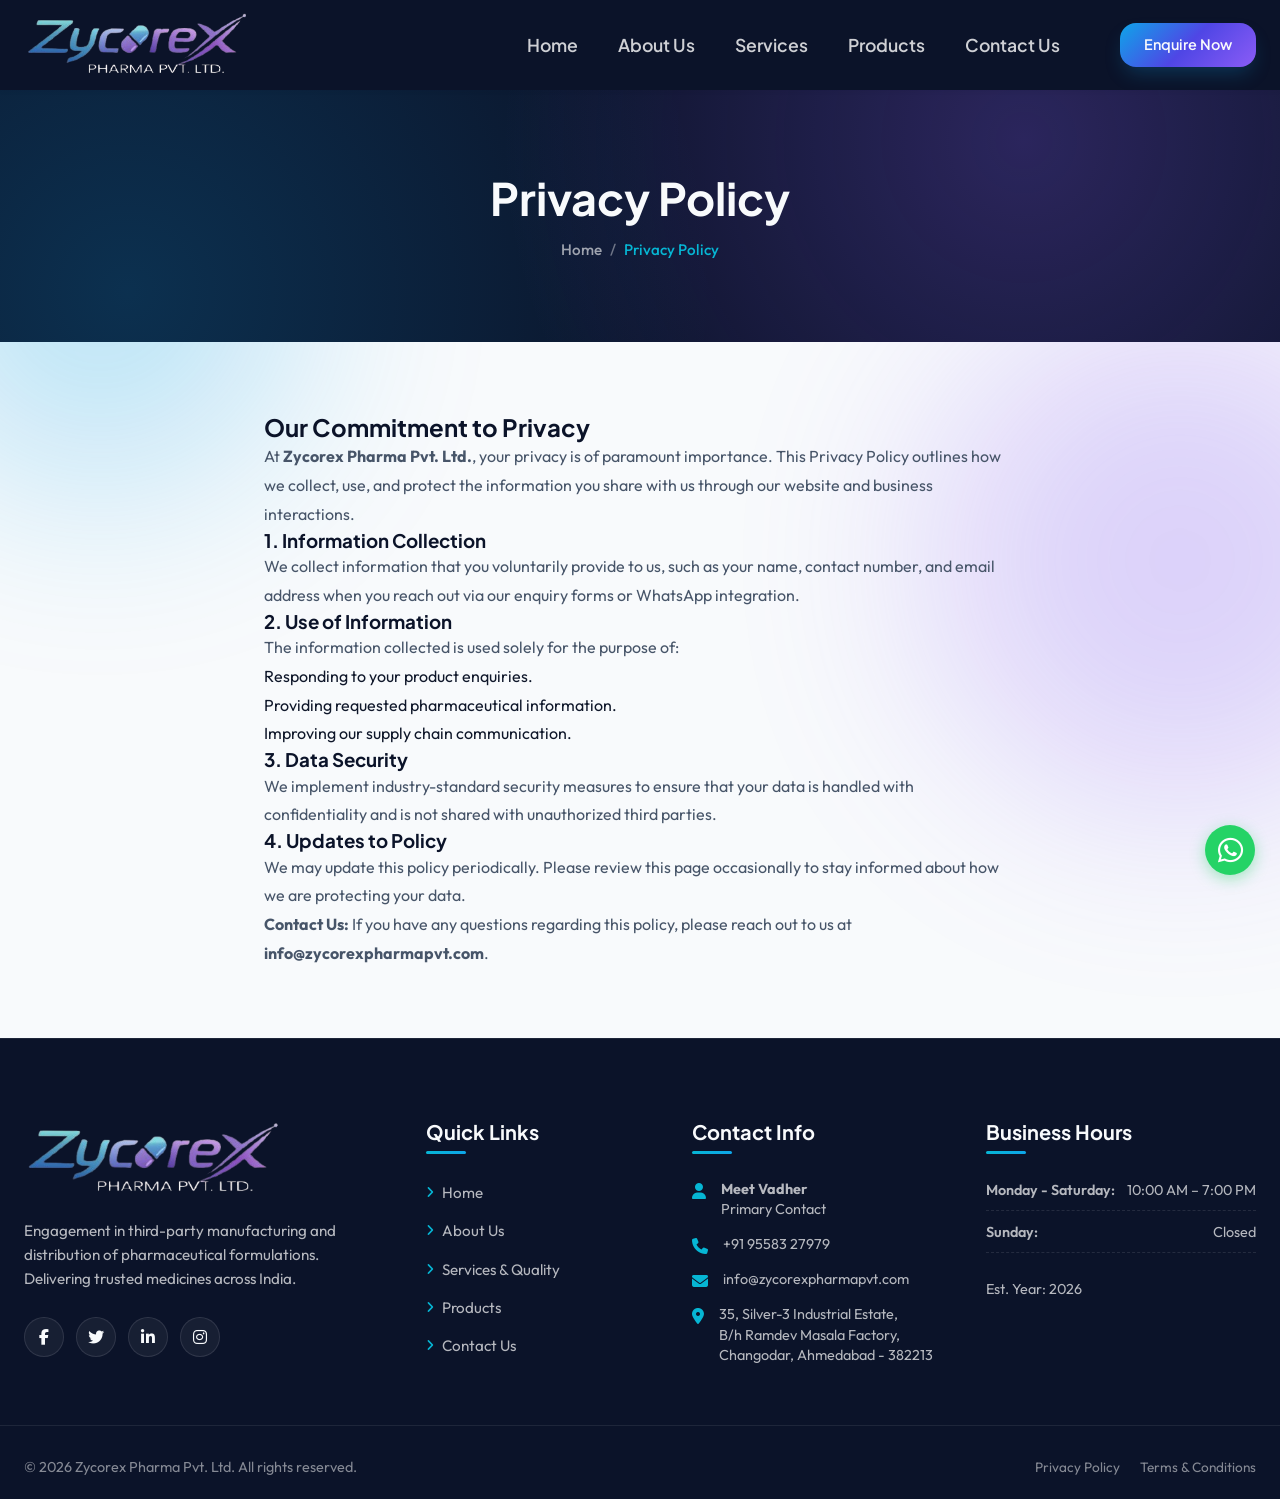
<file: privacy.html>
<!DOCTYPE html>
<html lang="en">

<head>
    <meta charset="UTF-8">
    <meta name="viewport" content="width=device-width, initial-scale=1.0">
    <title>Privacy Policy | Zycorex Pharma</title>
       <link rel="icon" type="image/png" sizes="60x60" href="/images/faviconimg.png">
<link rel="icon" type="image/png" sizes="30x30" href="images/faviconimg.png">
<link rel="apple-touch-icon" sizes="180x180" href="images/faviconimg.png">
    <meta name="description" content="Privacy Policy for Zycorex Pharma Pvt. Ltd. Learn how we handle your data and maintain confidentiality.">
    
    <!-- CSS Stylesheets -->
    <link rel="stylesheet" href="css/style.css">
    <!-- Font Awesome Icons -->
    <link rel="stylesheet" href="https://cdnjs.cloudflare.com/ajax/libs/font-awesome/6.4.0/css/all.min.css">
</head>

<body>

    <div class="bg-blob bg-blob-blue"></div>
    <div class="bg-blob bg-blob-purple"></div>

    <!-- HEADER (Keep same as About Us) -->
    <header class="header">
        <div class="container navbar">
            <a href="/" class="logo"><img src="images/Zycorex_Pharma_logo.png" alt="Zycorex Pharma Logo"></a>
           <nav class="nav-menu" id="navMenu">
                <a href="/" class="nav-link" id="navHome">Home</a>
                <a href="/about" class="nav-link" id="navAbout">About Us</a>
                <a href="/services" class="nav-link" id="navServices">Services</a>
                <a href="/product" class="nav-link" id="navProducts">Products</a>
                <a href="/contact" class="nav-link" id="navContact">Contact Us</a>
                <div class="nav-cta">
                    <a href="https://wa.me/919558327979?text=Hello%20Zycorex%20Pharma%2C%20I%20would%20like%20to%20enquire%20about%20your%20pharmaceutical%20products."
                        target="_blank" rel="noopener noreferrer" class="btn btn-primary" id="headerCtaBtn">Enquire
                        Now</a>
                </div>
            </nav>
        </div>
    </header>

    <!-- PAGE HEADER -->
    <section class="page-header">
        <div class="container page-header-content">
            <h1>Privacy Policy</h1>
            <div class="breadcrumbs">
                <a href="/">Home</a> <span>/</span> <span class="current">Privacy Policy</span>
            </div>
        </div>
    </section>

    <!-- CONTENT SECTION -->
    <section class="section">
        <div class="container" style="max-width: 800px; line-height: 1.8; color: var(--dark-gray);">
            <h2>Our Commitment to Privacy</h2>
            <p>At <strong>Zycorex Pharma Pvt. Ltd.</strong>, your privacy is of paramount importance. This Privacy Policy outlines how we collect, use, and protect the information you share with us through our website and business interactions.</p>
            
            <h3>1. Information Collection</h3>
            <p>We collect information that you voluntarily provide to us, such as your name, contact number, and email address when you reach out via our enquiry forms or WhatsApp integration.</p>

            <h3>2. Use of Information</h3>
            <p>The information collected is used solely for the purpose of:
                <ul>
                    <li>Responding to your product enquiries.</li>
                    <li>Providing requested pharmaceutical information.</li>
                    <li>Improving our supply chain communication.</li>
                </ul>
            </p>

            <h3>3. Data Security</h3>
            <p>We implement industry-standard security measures to ensure that your data is handled with confidentiality and is not shared with unauthorized third parties.</p>

            <h3>4. Updates to Policy</h3>
            <p>We may update this policy periodically. Please review this page occasionally to stay informed about how we are protecting your data.</p>
            
            <p><strong>Contact Us:</strong> If you have any questions regarding this policy, please reach out to us at <strong>info@zycorexpharmapvt.com</strong>.</p>
        </div>
    </section>

   <footer class="footer">
        <div class="container footer-grid">

            <div class="footer-col footer-about">
                <img src="images/Zycorex_Pharma_logo.png" alt="Zycorex Logo" class="footer-logo">
                <p>Engagement in third-party manufacturing and distribution of pharmaceutical formulations. Delivering
                    trusted medicines across India.</p>
               <div class="footer-socials">
                    <a href="https://www.facebook.com/profile.php?id=61591972972552&mibextid=wwXIfr" class="social-link" aria-label="Facebook"><i class="fab fa-facebook-f"></i></a>
                    <a href="https://x.com/zycorexpharma?s=11" class="social-link" aria-label="Twitter"><i class="fab fa-twitter"></i></a>
                    <a href="https://www.linkedin.com/in/meet-vadher-b38a71420?utm_source=share_via&utm_content=profile&utm_medium=member_ios" class="social-link" aria-label="LinkedIn"><i class="fab fa-linkedin-in"></i></a>
                    <a href="https://www.instagram.com/zycorexpharma?igsh=dHJ5dnBrZXFmczFh&utm_source=qr" class="social-link" aria-label="Instagram"><i class="fab fa-instagram"></i></a>
                </div>
            </div>

            <div class="footer-col footer-links">
                <h3>Quick Links</h3>
                <ul>
                    <li><a href="/">Home</a></li>
                    <li><a href="/about">About Us</a></li>
                    <li><a href="/services">Services & Quality</a></li>
                    <li><a href="/product">Products</a></li>
                    <li><a href="/contact">Contact Us</a></li>
                </ul>
            </div>

            <div class="footer-col">
                <h3>Contact Info</h3>
                <div class="footer-contact-list">
                    <div class="footer-contact-item">
                        <i class="fas fa-user"></i>
                        <span><strong>Meet Vadher</strong><br>Primary Contact</span>
                    </div>
                    <div class="footer-contact-item">
                        <i class="fas fa-phone"></i>
                        <span>+91 95583 27979</span>
                    </div>
                    <div class="footer-contact-item">
                        <i class="fas fa-envelope"></i>
                        <span>info@zycorexpharmapvt.com</span>
                    </div>
                    <div class="footer-contact-item">
                        <i class="fas fa-location-dot"></i>
                        <span>35, Silver-3 Industrial Estate,<br>B/h Ramdev Masala Factory,<br>Changodar, Ahmedabad -
                            382213</span>
                    </div>
                </div>
            </div>

            <div class="footer-col">
                <h3>Business Hours</h3>
                <div class="footer-hours-list">
                    <div class="footer-hour-row">
                        <span class="day">Monday - Saturday:</span>
                        <span class="time">10:00 AM – 7:00 PM</span>
                    </div>
                    <div class="footer-hour-row">
                        <span class="day">Sunday:</span>
                        <span class="time">Closed</span>
                    </div>
                    <div class="footer-hour-row" style="border: none; padding-top: 15px;">
                        <span>Est. Year: 2026</span>
                    </div>
                </div>
            </div>

        </div>

        <div class="container footer-bottom">
            <p>&copy; 2026 Zycorex Pharma Pvt. Ltd. All rights reserved.</p>
            <div class="footer-bottom-links">
                <a href="/privacy">Privacy Policy</a>
                <a href="/terms">Terms & Conditions</a>
            </div>
        </div>
    </footer>

    <!-- Floating WhatsApp Button -->
    <a href="https://wa.me/919558327979?text=Hello%20Zycorex%20Pharma%2C%20I%20would%20like%20to%20enquire%20about%20your%20pharmaceutical%20products."
        target="_blank" rel="noopener noreferrer" class="whatsapp-float" aria-label="Chat on WhatsApp"
        id="whatsappFloat">
        <i class="fab fa-whatsapp"></i>
    </a>

    <script src="js/main.js"></script>
</body>
</html>
</file>
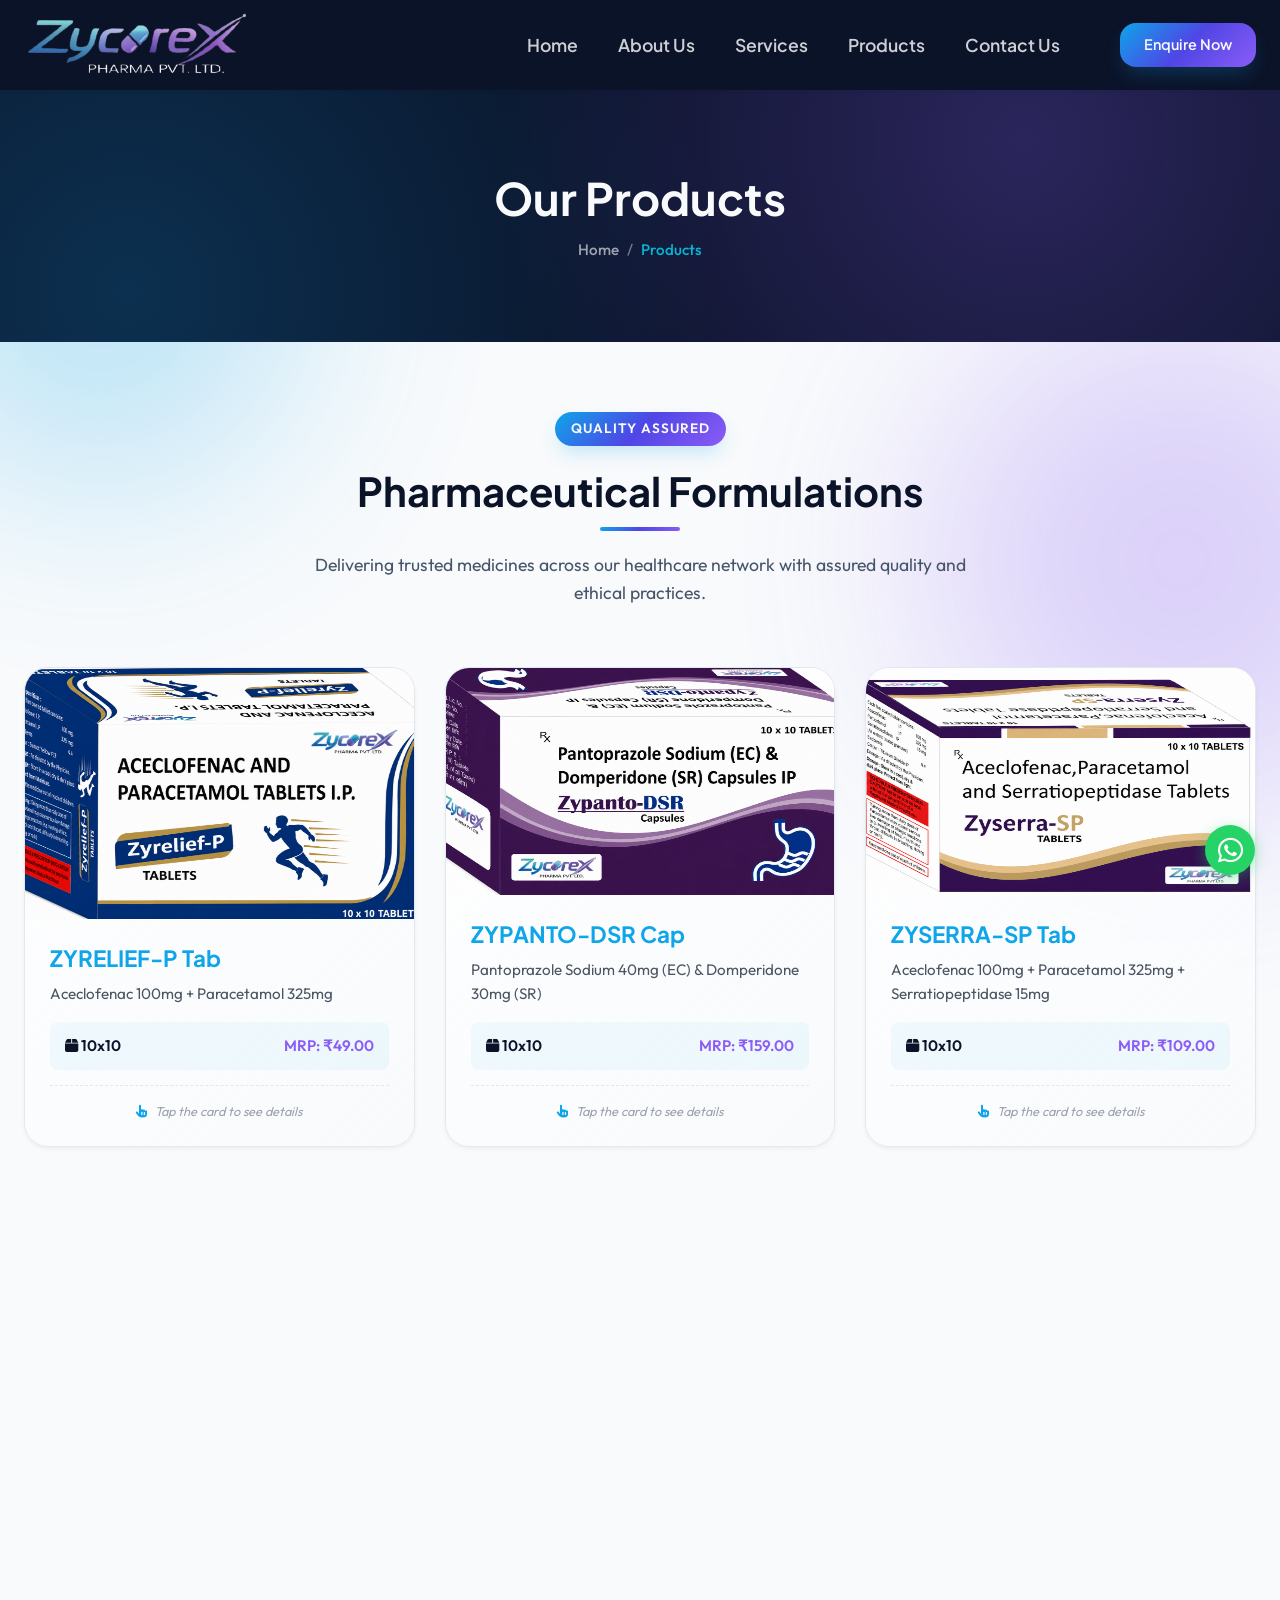
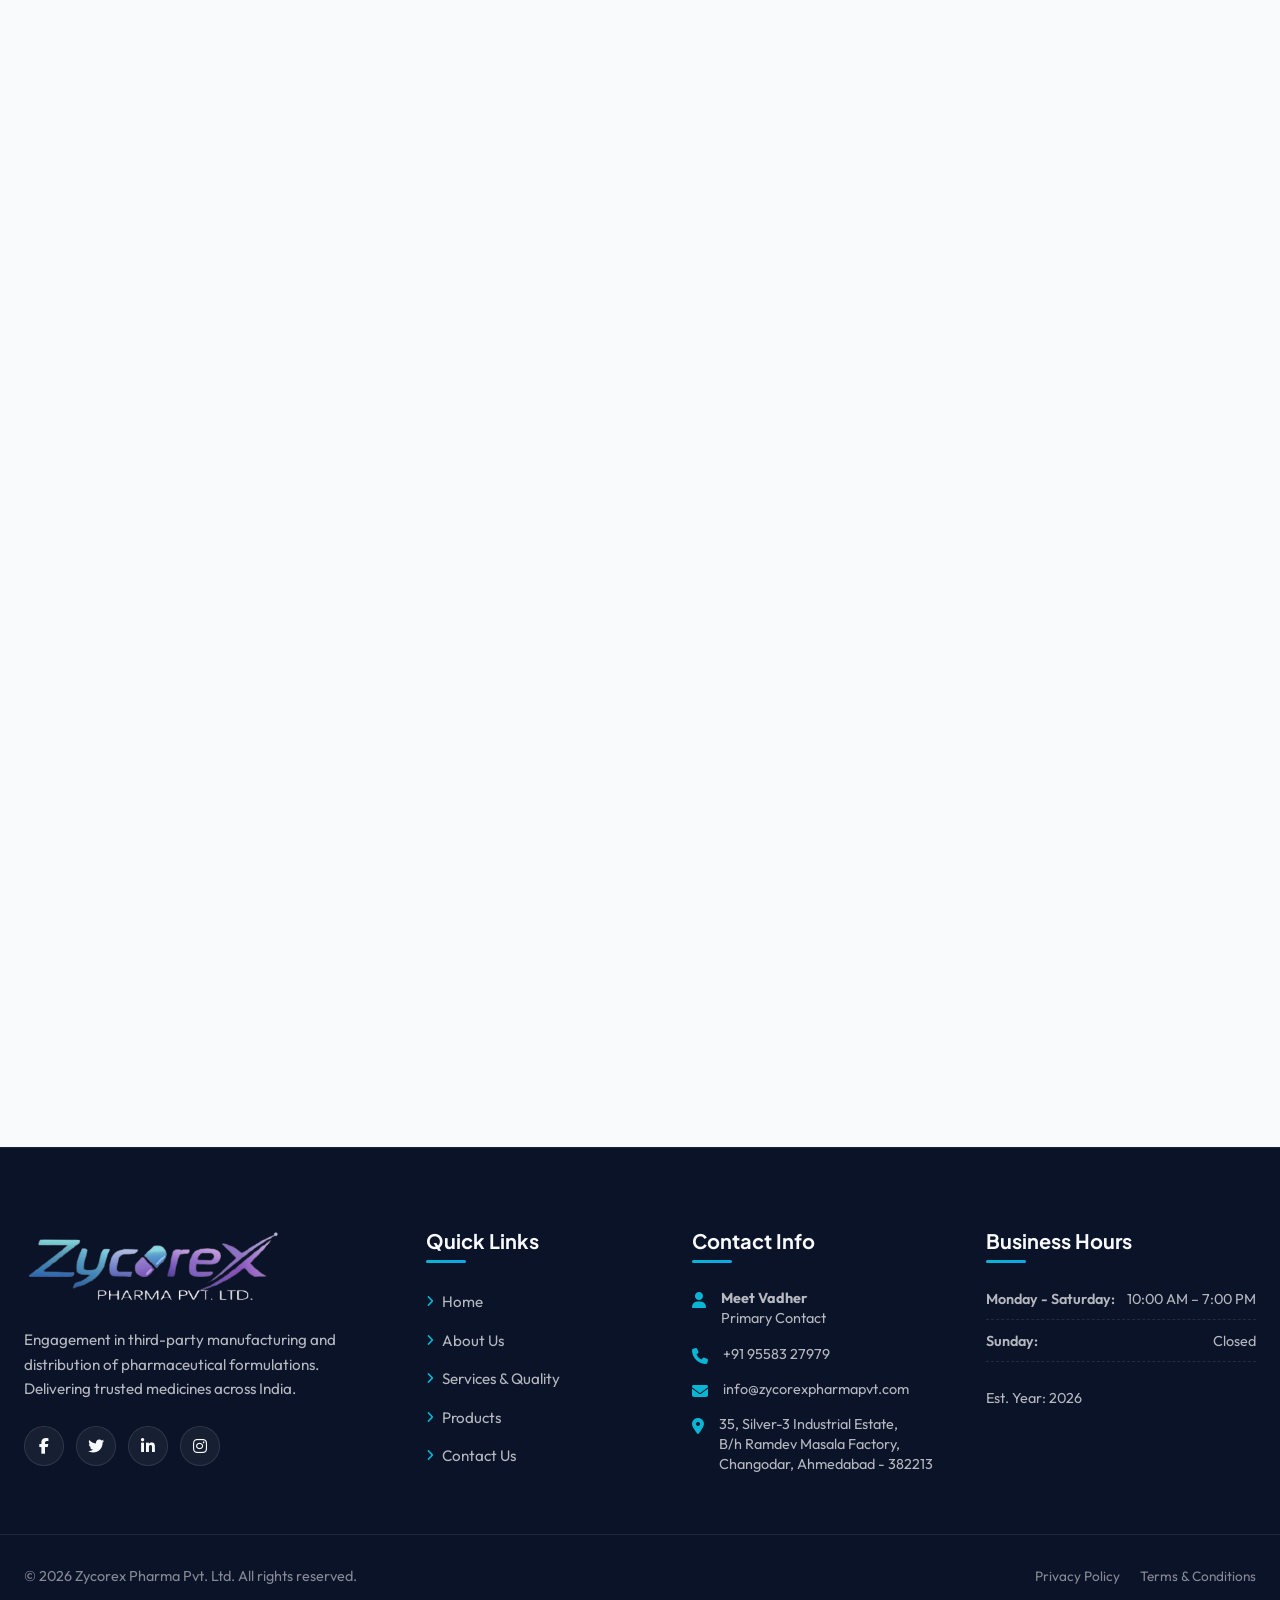
<file: product.html>
<!DOCTYPE html>
<html lang="en">

<head>
    <meta charset="UTF-8">
    <meta name="viewport" content="width=device-width, initial-scale=1.0">
    <title>Our Products | Zycorex Pharma</title>
       <link rel="icon" type="image/png" sizes="60x60" href="/images/faviconimg.png">
<link rel="icon" type="image/png" sizes="30x30" href="images/faviconimg.png">
<link rel="apple-touch-icon" sizes="180x180" href="images/faviconimg.png">
    <meta name="description" content="Explore the complete product pipeline of Zycorex Pharma Pvt. Ltd. including Zyserra-SP, Zymox 625, and other quality healthcare formulations.">
    
    <!-- CSS Stylesheets -->
    <link rel="stylesheet" href="css/style.css">
    
    <!-- Font Awesome Icons -->
    <link rel="stylesheet" href="https://cdnjs.cloudflare.com/ajax/libs/font-awesome/6.4.0/css/all.min.css">

    <style>
        /* Modern Product Grid */
        .products-grid {
            display: grid;
            grid-template-columns: repeat(auto-fill, minmax(320px, 1fr));
            gap: 30px;
            margin-top: 40px;
            align-items: stretch;
        }

        /* 3D Flip Card Container */
        .product-card {
            background: transparent;
            perspective: 1000px;
            cursor: pointer;
            min-height: 480px;
        }

        /* Inner container with smooth animation */
        .flip-card-inner {
            position: relative;
            width: 100%;
            height: 100%;
            transition: transform 0.7s cubic-bezier(0.4, 0.2, 0.2, 1); /* Smoother turn animation */
            transform-style: preserve-3d;
        }

        .product-card.flipped .flip-card-inner {
            transform: rotateY(180deg);
        }

        /* Front and Back Faces Setup */
        .flip-card-front, .flip-card-back {
            position: absolute;
            top: 0; left: 0;
            width: 100%;
            height: 100%;
            -webkit-backface-visibility: hidden;
            backface-visibility: hidden;
            border-radius: var(--border-radius-lg, 16px);
            overflow: hidden;
            display: flex;
            flex-direction: column;
        }

        /* Front specific styling */
        .flip-card-front {
            background: var(--gradient-card, #ffffff);
            border: 1px solid var(--border, #eaeaea);
            box-shadow: var(--shadow-sm, 0 4px 6px rgba(0,0,0,0.05));
            justify-content: space-between;
        }

        .product-card:hover .flip-card-front {
            box-shadow: var(--shadow-md, 0 15px 30px rgba(0,0,0,0.1));
            border-color: var(--primary, #0ea5e9);
        }

        /* Modern, Attractive Back of Card */
        .flip-card-back {
            transform: rotateY(180deg);
            padding: 25px;
            overflow-y: auto;
            justify-content: flex-start;
            background: linear-gradient(135deg, #ffffff 0%, #e4f3fd 100%); /* Soft blue modern gradient */
            border: 1px solid var(--primary, #0ea5e9);
            box-shadow: 0 15px 30px rgba(14, 165, 233, 0.15);
            position: relative;
            z-index: 1;
        }

        /* Decorative background element on the back */
        .flip-card-back::before {
            content: '';
            position: absolute;
            top: 0; right: 0;
            width: 150px; height: 150px;
            background: radial-gradient(circle, rgba(14, 165, 233, 0.1) 0%, rgba(255,255,255,0) 70%);
            z-index: -1;
            border-radius: 50%;
            transform: translate(30%, -30%);
        }

        /* Front Image Area */
        .product-image-wrapper {
            width: 100%;
            height: 260px;
            background: #ffffff;
            display: flex;
            align-items: center;
            justify-content: center;
            padding: 10px;
            position: relative;
            overflow: hidden;
        }

        .product-image-wrapper img {
            width: 100%;
            height: 100%;
            object-fit: fill;
            mix-blend-mode: darken;
            transform: scale(1.15);
            transition: transform 0.5s cubic-bezier(0.4, 0, 0.2, 1);
            filter: drop-shadow(0 15px 25px rgba(0,0,0,0.15));
        }

        /* Front Content Area */
        .product-content {
            padding: 25px;
            display: flex;
            flex-direction: column;
            flex-grow: 1;
            justify-content: space-between;
        }

        .product-title {
            font-family: var(--font-heading);
            font-size: 1.4rem;
            color: var(--primary, #0ea5e9);
            margin-bottom: 10px;
        }

        .product-composition {
            font-size: 0.95rem;
            color: var(--dark-gray, #4b5563);
            line-height: 1.6;
            margin-bottom: 15px;
        }

        .product-meta {
            display: flex;
            justify-content: space-between;
            align-items: center;
            background: rgba(14, 165, 233, 0.05);
            padding: 12px 15px;
            border-radius: 8px;
            font-weight: 600;
            font-size: 0.95rem;
            margin-bottom: 15px;
        }

        .meta-pack { color: var(--dark, #1f2937); }
        .meta-mrp { color: var(--secondary, #8b5cf6); }

        /* Tap Hint Text */
        .tap-hint {
            font-size: 0.8rem;
            color: #9ca3af;
            text-align: center;
            font-style: italic;
            border-top: 1px dashed #e2e8f0;
            padding-top: 15px;
            margin-top: auto;
        }

        .tap-hint i {
            margin-right: 5px;
            color: var(--primary, #0ea5e9);
        }

        /* Back Details Styling */
        .back-subtitle { font-size: 1.05rem; color: #4b5563; font-style: italic; margin-bottom: 4px; font-weight: 600;}
        .back-title { font-size: 1.25rem; color: #1e3a8a; margin-bottom: 20px; font-weight: 800; line-height: 1.2;}
        
        .features-list { display: flex; justify-content: space-between; text-align: center; margin-bottom: 25px; }
        .feature-item { display: flex; flex-direction: column; align-items: center; gap: 8px; width: 33%; }
        .feature-icon { font-size: 20px; color: #1e3a8a; background: #ffffff; border-radius: 50%; width: 45px; height: 45px; display: flex; align-items: center; justify-content: center; border: 1px solid #bfdbfe; box-shadow: 0 4px 6px rgba(0,0,0,0.05);}
        .feature-icon.orange { color: #ea580c; border-color: #fed7aa;}
        .feature-icon.green { color: #16a34a; border-color: #bbf7d0;}
        .feature-text { font-size: 0.7rem; font-weight: 700; text-transform: uppercase; color: #1f2937; line-height: 1.2;}
        
        .indications-badge { background: #1e3a8a; color: #ffffff; padding: 5px 12px; border-radius: 6px; display: inline-block; font-weight: 700; font-size: 0.9rem; margin-bottom: 10px; letter-spacing: 0.5px;}
        .indications-list { padding-left: 20px; color: #374151; font-size: 0.95rem; font-weight: 500; line-height: 1.7; margin-bottom: 15px;}
        .indications-list li::marker { color: #0ea5e9; }
        
        .rx-caution { font-size: 0.7rem; color: #dc2626; border: 1px solid #fca5a5; padding: 8px; border-radius: 4px; background: #fef2f2; text-align: center; font-weight: 600; margin-top: auto;}
    </style>
</head>

<body>

    <div class="bg-blob bg-blob-blue"></div>
    <div class="bg-blob bg-blob-purple"></div>

    <!-- HEADER -->
   <header class="header">
        <div class="container navbar">
            <a href="/" class="logo" id="logoLink">
                <img src="images/Zycorex_Pharma_logo.png" alt="Zycorex Pharma Logo">
            </a>

            <button class="mobile-nav-toggle" id="mobileMenuToggle" aria-label="Toggle Navigation Menu">
                <span></span>
                <span></span>
                <span></span>
            </button>

             <nav class="nav-menu" id="navMenu">
                <a href="/" class="nav-link" id="navHome">Home</a>
                <a href="/about" class="nav-link" id="navAbout">About Us</a>
                <a href="/services" class="nav-link" id="navServices">Services</a>
                <a href="/product" class="nav-link active" id="navProducts">Products</a>
                <a href="/contact" class="nav-link" id="navContact">Contact Us</a>
                <div class="nav-cta">
                    <a href="https://wa.me/919558327979?text=Hello%20Zycorex%20Pharma%2C%20I%20would%20like%20to%20enquire%20about%20your%20pharmaceutical%20products."
                        target="_blank" rel="noopener noreferrer" class="btn btn-primary" id="headerCtaBtn">Enquire
                        Now</a>
                </div>
            </nav>
        </div>
    </header>

    <!-- PAGE HEADER -->
    <section class="page-header">
        <div class="container page-header-content">
            <h1>Our Products</h1>
            <div class="breadcrumbs">
                <a href="/">Home</a> <span>/</span> <span class="current">Products</span>
            </div>
        </div>
    </section>

    <!-- PRODUCTS SECTION -->
    <section class="section">
        <div class="container">
            <div class="section-header text-center animate-on-scroll animate-fade-up">
                <span class="badge badge-gradient">Quality Assured</span>
                <h2>Pharmaceutical Formulations</h2>
                <p>Delivering trusted medicines across our healthcare network with assured quality and ethical practices.</p>
            </div>

            <div class="products-grid">
                
                <!-- Product 1: ZYRELIEF-P -->
                <div class="product-card animate-on-scroll animate-fade-up" onclick="this.classList.toggle('flipped')">
                    <div class="flip-card-inner">
                        <div class="flip-card-front">
                            <div class="product-image-wrapper">
                                <img src="images/Zyrelief-P Tab.png" alt="Zyrelief-P Tablet Box">
                            </div>
                            <div class="product-content">
                                <div>
                                    <h3 class="product-title">ZYRELIEF-P Tab</h3>
                                    <p class="product-composition">Aceclofenac 100mg + Paracetamol 325mg</p>
                                </div>
                                <div>
                                    <div class="product-meta">
                                        <span class="meta-pack"><i class="fas fa-box"></i> 10x10</span>
                                        <span class="meta-mrp">MRP: ₹49.00</span>
                                    </div>
                                    <p class="tap-hint"><i class="fas fa-hand-pointer"></i> Tap the card to see details</p>
                                </div>
                            </div>
                        </div>
                        <div class="flip-card-back">
                            <h4 class="back-subtitle">For Effective Relief From</h4>
                            <h3 class="back-title">Pain, Inflammation & Fever</h3>
                            
                            <div class="features-list">
                                <div class="feature-item">
                                    <div class="feature-icon"><i class="fas fa-bullseye"></i></div>
                                    <span class="feature-text">POWERFUL<br>PAIN RELIEF</span>
                                </div>
                                <div class="feature-item">
                                    <div class="feature-icon orange"><i class="fas fa-bone"></i></div>
                                    <span class="feature-text">REDUCES<br>INFLAMMATION</span>
                                </div>
                                <div class="feature-item">
                                    <div class="feature-icon"><i class="fas fa-thermometer-half"></i></div>
                                    <span class="feature-text">EFFECTIVE<br>FEVER REDUCTION</span>
                                </div>
                            </div>

                            <div class="indications-badge">INDICATIONS</div>
                            <ul class="indications-list">
                                <li>Osteoarthritis</li>
                                <li>Rheumatoid Arthritis</li>
                                <li>Musculoskeletal Pain</li>
                                <li>Dental Pain</li>
                                <li>Post-operative Pain</li>
                            </ul>
                        </div>
                    </div>
                </div>

                <!-- Product 2: ZYPANTO-DSR -->
                <div class="product-card animate-on-scroll animate-fade-up" onclick="this.classList.toggle('flipped')">
                    <div class="flip-card-inner">
                        <div class="flip-card-front">
                            <div class="product-image-wrapper">
                                <img src="images/Zypanto-DSR Cap.png" alt="Zypanto-DSR Capsule Box">
                            </div>
                            <div class="product-content">
                                <div>
                                    <h3 class="product-title">ZYPANTO-DSR Cap</h3>
                                    <p class="product-composition">Pantoprazole Sodium 40mg (EC) & Domperidone 30mg (SR)</p>
                                </div>
                                <div>
                                    <div class="product-meta">
                                        <span class="meta-pack"><i class="fas fa-box"></i> 10x10</span>
                                        <span class="meta-mrp">MRP: ₹159.00</span>
                                    </div>
                                    <p class="tap-hint"><i class="fas fa-hand-pointer"></i> Tap the card to see details</p>
                                </div>
                            </div>
                        </div>
                        <div class="flip-card-back">
                            <h4 class="back-subtitle">Acid Control.</h4>
                            <h3 class="back-title">Lasting Comfort.</h3>
                            
                            <div class="features-list">
                                <div class="feature-item">
                                    <div class="feature-icon"><i class="fas fa-shield-alt"></i></div>
                                    <span class="feature-text">CONTROLS<br>ACIDITY</span>
                                </div>
                                <div class="feature-item">
                                    <div class="feature-icon green"><i class="fas fa-arrow-down"></i></div>
                                    <span class="feature-text">REDUCES<br>REFLUX</span>
                                </div>
                                <div class="feature-item">
                                    <div class="feature-icon"><i class="fas fa-sync"></i></div>
                                    <span class="feature-text">IMPROVES GASTRIC<br>MOTILITY</span>
                                </div>
                            </div>

                            <div class="indications-badge">INDICATIONS</div>
                            <ul class="indications-list">
                                <li>GERD</li>
                                <li>Acid Peptic Disorders</li>
                                <li>Nausea & Vomiting</li>
                                <li>Dyspepsia</li>
                            </ul>
                        </div>
                    </div>
                </div>

                <!-- Product 3: ZYSERRA-SP -->
                <div class="product-card animate-on-scroll animate-fade-up" onclick="this.classList.toggle('flipped')">
                    <div class="flip-card-inner">
                        <div class="flip-card-front">
                            <div class="product-image-wrapper">
                                <img src="images/Zyserra-SP Tab.png" alt="Zyserra-SP Tablet Box">
                            </div>
                            <div class="product-content">
                                <div>
                                    <h3 class="product-title">ZYSERRA-SP Tab</h3>
                                    <p class="product-composition">Aceclofenac 100mg + Paracetamol 325mg + Serratiopeptidase 15mg</p>
                                </div>
                                <div>
                                    <div class="product-meta">
                                        <span class="meta-pack"><i class="fas fa-box"></i> 10x10</span>
                                        <span class="meta-mrp">MRP: ₹109.00</span>
                                    </div>
                                    <p class="tap-hint"><i class="fas fa-hand-pointer"></i> Tap the card to see details</p>
                                </div>
                            </div>
                        </div>
                        <div class="flip-card-back">
                            <h4 class="back-subtitle">Powerful Relief. Faster Recovery.</h4>
                            <h3 class="back-title">For Pain, Inflammation & Spasm</h3>
                            
                            <div class="features-list">
                                <div class="feature-item">
                                    <div class="feature-icon"><i class="fas fa-bolt"></i></div>
                                    <span class="feature-text">POWERFUL<br>PAIN RELIEF</span>
                                </div>
                                <div class="feature-item">
                                    <div class="feature-icon orange"><i class="fas fa-compress-alt"></i></div>
                                    <span class="feature-text">REDUCES<br>INFLAMMATION</span>
                                </div>
                                <div class="feature-item">
                                    <div class="feature-icon green"><i class="fas fa-running"></i></div>
                                    <span class="feature-text">FASTER<br>RECOVERY</span>
                                </div>
                            </div>

                            <div class="indications-badge">INDICATIONS</div>
                            <ul class="indications-list">
                                <li>Osteoarthritis</li>
                                <li>Sports Injury</li>
                                <li>Post-operative Pain</li>
                                <li>Spinal Spondylitis</li>
                                <li>Musculoskeletal Pain</li>
                            </ul>
                        </div>
                    </div>
                </div>

                <!-- Product 4: ZYCALVI PLUS -->
                <div class="product-card animate-on-scroll animate-fade-up" onclick="this.classList.toggle('flipped')">
                    <div class="flip-card-inner">
                        <div class="flip-card-front">
                            <div class="product-image-wrapper">
                                <img src="images/Zycalvi Plus Tab.png" alt="Zycalvi Plus Tablet Box">
                            </div>
                            <div class="product-content">
                                <div>
                                    <h3 class="product-title">ZYCALVI PLUS Tab</h3>
                                    <p class="product-composition">Calcium Citrate Maleate 250mg + Vitamin D 100mg + Folic Acid IP 50mg</p>
                                </div>
                                <div>
                                    <div class="product-meta">
                                        <span class="meta-pack"><i class="fas fa-box"></i> 15x10</span>
                                        <span class="meta-mrp">MRP: ₹199.00</span>
                                    </div>
                                    <p class="tap-hint"><i class="fas fa-hand-pointer"></i> Tap the card to see details</p>
                                </div>
                            </div>
                        </div>
                        <div class="flip-card-back">
                            <h4 class="back-subtitle">Strong Bones. Stronger Life.</h4>
                            <h3 class="back-title">Complete Calcium Support.</h3>
                            
                            <div class="features-list">
                                <div class="feature-item">
                                    <div class="feature-icon"><i class="fas fa-bone"></i></div>
                                    <span class="feature-text">STRONG<br>BONES</span>
                                </div>
                                <div class="feature-item">
                                    <div class="feature-icon green"><i class="fas fa-magnet"></i></div>
                                    <span class="feature-text">BETTER CALCIUM<br>ABSORPTION</span>
                                </div>
                                <div class="feature-item">
                                    <div class="feature-icon orange"><i class="fas fa-heartbeat"></i></div>
                                    <span class="feature-text">SUPPORTS<br>IMMUNITY</span>
                                </div>
                            </div>

                            <div class="indications-badge">INDICATIONS</div>
                            <ul class="indications-list">
                                <li>Osteoporosis</li>
                                <li>Calcium Deficiency</li>
                                <li>Pregnancy & Lactation</li>
                                <li>Growing Children</li>
                                <li>Elderly Care</li>
                            </ul>
                        </div>
                    </div>
                </div>

                <!-- Product 5: ZYMOX 625 -->
                <div class="product-card animate-on-scroll animate-fade-up" onclick="this.classList.toggle('flipped')">
                    <div class="flip-card-inner">
                        <div class="flip-card-front">
                            <div class="product-image-wrapper">
                                <img src="images/Zymox 625 Tab.png" alt="Zymox 625 Tablet Box">
                            </div>
                            <div class="product-content">
                                <div>
                                    <h3 class="product-title">ZYMOX 625 Tab</h3>
                                    <p class="product-composition">Amoxycillin 500mg + Potassium Clavulanate Diluted 125 mg</p>
                                </div>
                                <div>
                                    <div class="product-meta">
                                        <span class="meta-pack"><i class="fas fa-box"></i> 10x10</span>
                                        <span class="meta-mrp">MRP: ₹219.00</span>
                                    </div>
                                    <p class="tap-hint"><i class="fas fa-hand-pointer"></i> Tap the card to see details</p>
                                </div>
                            </div>
                        </div>
                        <div class="flip-card-back">
                            <h4 class="back-subtitle">Power Against</h4>
                            <h3 class="back-title">Resistant Infections.</h3>
                            
                            <div class="features-list">
                                <div class="feature-item">
                                    <div class="feature-icon"><i class="fas fa-viruses"></i></div>
                                    <span class="feature-text">BROAD<br>SPECTRUM</span>
                                </div>
                                <div class="feature-item">
                                    <div class="feature-icon orange"><i class="fas fa-shield-virus"></i></div>
                                    <span class="feature-text">B-LACTAMASE<br>PROTECTION</span>
                                </div>
                                <div class="feature-item">
                                    <div class="feature-icon green"><i class="fas fa-check-circle"></i></div>
                                    <span class="feature-text">RELIABLE CLINICAL<br>RESPONSE</span>
                                </div>
                            </div>

                            <div class="indications-badge">INDICATIONS</div>
                            <ul class="indications-list">
                                <li>Respiratory Tract Infections</li>
                                <li>ENT Infections</li>
                                <li>Urinary Tract Infections</li>
                                <li>Skin & Soft Tissue Infections</li>
                                <li>Dental Infections</li>
                            </ul>
                            <!-- <div class="rx-caution">SCHEDULE PRESCRIPTION DRUG - CAUTION<br>Not to be sold by retail without the prescription of a Registered Medical Practitioner.</div> -->
                        </div>
                    </div>
                </div>

                <!-- Product 6: ZYVIT Syrup -->
                <div class="product-card animate-on-scroll animate-fade-up" onclick="this.classList.toggle('flipped')">
                    <div class="flip-card-inner">
                        <div class="flip-card-front">
                            <div class="product-image-wrapper">
                                <img src="images/Zyvit Syp.png" alt="Zyvit Syrup Bottle and Box">
                            </div>
                            <div class="product-content">
                                <div>
                                    <h3 class="product-title">ZYVIT Syrup</h3>
                                    <p class="product-composition">Multivitamins & Multiminerals Dietary Supplements</p>
                                </div>
                                <div>
                                    <div class="product-meta">
                                        <span class="meta-pack"><i class="fas fa-box"></i> 100ml / 200ml</span>
                                        <span class="meta-mrp">MRP: ₹80 / ₹125</span>
                                    </div>
                                    <p class="tap-hint"><i class="fas fa-hand-pointer"></i> Tap the card to see details</p>
                                </div>
                            </div>
                        </div>
                        <div class="flip-card-back">
                            <h4 class="back-subtitle">Daily Nutrition.</h4>
                            <h3 class="back-title">Everyday Growth.</h3>
                            
                            <div class="features-list">
                                <div class="feature-item">
                                    <div class="feature-icon"><i class="fas fa-apple-alt"></i></div>
                                    <span class="feature-text">COMPLETE<br>NUTRITION</span>
                                </div>
                                <div class="feature-item">
                                    <div class="feature-icon orange"><i class="fas fa-shield-alt"></i></div>
                                    <span class="feature-text">IMMUNITY<br>SUPPORT</span>
                                </div>
                                <div class="feature-item">
                                    <div class="feature-icon green"><i class="fas fa-child"></i></div>
                                    <span class="feature-text">HEALTHY<br>GROWTH</span>
                                </div>
                            </div>

                            <div class="indications-badge">INDICATIONS</div>
                            <ul class="indications-list">
                                <li>General Weakness</li>
                                <li>Poor Appetite</li>
                                <li>Convalescence</li>
                                <li>Growing Children</li>
                                <li>Nutritional Deficiencies</li>
                            </ul>
                        </div>
                    </div>
                </div>

                <!-- Product 7: ZYFIX-200 -->
                <div class="product-card animate-on-scroll animate-fade-up" onclick="this.classList.toggle('flipped')">
                    <div class="flip-card-inner">
                        <div class="flip-card-front">
                            <div class="product-image-wrapper">
                                <img src="images/Zyfix - 200 Tab.png" alt="Zyfix-200 Tablet Box">
                            </div>
                            <div class="product-content">
                                <div>
                                    <h3 class="product-title">ZYFIX-200 Tab</h3>
                                    <p class="product-composition">Cefixime 200 mg Tablets</p>
                                </div>
                                <div>
                                    <div class="product-meta">
                                        <span class="meta-pack"><i class="fas fa-box"></i> 10x10</span>
                                        <span class="meta-mrp">MRP: ₹119.00</span>
                                    </div>
                                    <p class="tap-hint"><i class="fas fa-hand-pointer"></i> Tap the card to see details</p>
                                </div>
                            </div>
                        </div>
                        <div class="flip-card-back">
                            <h4 class="back-subtitle">Targeting Infection.</h4>
                            <h3 class="back-title">Restoring Health.</h3>
                            
                            <div class="features-list">
                                <div class="feature-item">
                                    <div class="feature-icon"><i class="fas fa-chart-pie"></i></div>
                                    <span class="feature-text">BROAD<br>SPECTRUM</span>
                                </div>
                                <div class="feature-item">
                                    <div class="feature-icon orange"><i class="fas fa-biohazard"></i></div>
                                    <span class="feature-text">RAPID BACTERIAL<br>CONTROL</span>
                                </div>
                                <div class="feature-item">
                                    <div class="feature-icon green"><i class="fas fa-clock"></i></div>
                                    <span class="feature-text">CONVENIENT<br>DOSING</span>
                                </div>
                            </div>

                            <div class="indications-badge">INDICATIONS</div>
                            <ul class="indications-list">
                                <li>Respiratory Tract Infections</li>
                                <li>ENT Infections</li>
                                <li>Urinary Tract Infections</li>
                                <li>Typhoid Fever</li>
                                <li>Skin & Soft Tissue Infections</li>
                            </ul>
                        </div>
                    </div>
                </div>

                <!-- Product 8: ZYVIT PLUS -->
                <div class="product-card animate-on-scroll animate-fade-up" onclick="this.classList.toggle('flipped')">
                    <div class="flip-card-inner">
                        <div class="flip-card-front">
                            <div class="product-image-wrapper">
                                <img src="images/Zyvit Plus Tab.png" alt="Zyvit Plus Tablet Box">
                            </div>
                            <div class="product-content">
                                <div>
                                    <h3 class="product-title">ZYVIT PLUS Tab</h3>
                                    <p class="product-composition">Multivitamin Multiminerals & Antioxidant Tablets</p>
                                </div>
                                <div>
                                    <div class="product-meta">
                                        <span class="meta-pack"><i class="fas fa-box"></i> 15x10</span>
                                        <span class="meta-mrp">MRP: ₹179.00</span>
                                    </div>
                                    <p class="tap-hint"><i class="fas fa-hand-pointer"></i> Tap the card to see details</p>
                                </div>
                            </div>
                        </div>
                        <div class="flip-card-back">
                            <h4 class="back-subtitle">Complete Nutrition.</h4>
                            <h3 class="back-title">Better Health.</h3>
                            
                            <div class="features-list">
                                <div class="feature-item">
                                    <div class="feature-icon"><i class="fas fa-leaf"></i></div>
                                    <span class="feature-text">COMPLETE<br>NUTRITION</span>
                                </div>
                                <div class="feature-item">
                                    <div class="feature-icon orange"><i class="fas fa-shield-virus"></i></div>
                                    <span class="feature-text">IMMUNITY<br>SUPPORT</span>
                                </div>
                                <div class="feature-item">
                                    <div class="feature-icon green"><i class="fas fa-sun"></i></div>
                                    <span class="feature-text">POWERFUL<br>ANTIOXIDANT</span>
                                </div>
                            </div>

                            <div class="indications-badge">INDICATIONS</div>
                            <ul class="indications-list">
                                <li>General Weakness</li>
                                <li>Poor Appetite</li>
                                <li>Convalescence</li>
                                <li>Nutritional Deficiencies</li>
                            </ul>
                        </div>
                    </div>
                </div>

                <!-- Product 9: ZYLO Gel -->
                <div class="product-card animate-on-scroll animate-fade-up" onclick="this.classList.toggle('flipped')">
                    <div class="flip-card-inner">
                        <div class="flip-card-front">
                            <div class="product-image-wrapper">
                                <img src="images/Zylo Gel.png" alt="Zylo Gel Tube and Box">
                            </div>
                            <div class="product-content">
                                <div>
                                    <h3 class="product-title">ZYLO Gel</h3>
                                    <p class="product-composition">Diclofenac Diethylamine, Virgin Linseed Oil, Menthol & Salicylate Gel</p>
                                </div>
                                <div>
                                    <div class="product-meta">
                                        <span class="meta-pack"><i class="fas fa-box"></i> 30gm</span>
                                        <span class="meta-mrp">MRP: ₹119.00</span>
                                    </div>
                                    <p class="tap-hint"><i class="fas fa-hand-pointer"></i> Tap the card to see details</p>
                                </div>
                            </div>
                        </div>
                        <div class="flip-card-back">
                            <h4 class="back-subtitle">Fast Relief From</h4>
                            <h3 class="back-title">Pain, Swelling & Inflammation</h3>
                            
                            <div class="features-list">
                                <div class="feature-item">
                                    <div class="feature-icon"><i class="fas fa-bolt"></i></div>
                                    <span class="feature-text">POWERFUL<br>PAIN RELIEF</span>
                                </div>
                                <div class="feature-item">
                                    <div class="feature-icon orange"><i class="fas fa-compress-arrows-alt"></i></div>
                                    <span class="feature-text">REDUCES<br>SWELLING</span>
                                </div>
                                <div class="feature-item">
                                    <div class="feature-icon green"><i class="fas fa-stopwatch"></i></div>
                                    <span class="feature-text">QUICK ACTION<br>FORMULA</span>
                                </div>
                            </div>

                            <div class="indications-badge">INDICATIONS</div>
                            <ul class="indications-list">
                                <li>Muscle Pain</li>
                                <li>Joint Pain</li>
                                <li>Sprains & Strains</li>
                                <li>Backache</li>
                            </ul>
                        </div>
                    </div>
                </div>

                <!-- Product 10: ZYRABE-DSR -->
                <div class="product-card animate-on-scroll animate-fade-up" onclick="this.classList.toggle('flipped')">
                    <div class="flip-card-inner">
                        <div class="flip-card-front">
                            <div class="product-image-wrapper">
                                <img src="images/Zyrabe-DSR Cap.png" alt="Zyrabe-DSR Capsule Box">
                            </div>
                            <div class="product-content">
                                <div>
                                    <h3 class="product-title">ZYRABE-DSR Cap</h3>
                                    <p class="product-composition">Rabeprazole Sodium 20mg + Domperidone 30mg Capsules</p>
                                </div>
                                <div>
                                    <div class="product-meta">
                                        <span class="meta-pack"><i class="fas fa-box"></i> 10x10</span>
                                        <span class="meta-mrp">MRP: ₹169.00</span>
                                    </div>
                                    <p class="tap-hint"><i class="fas fa-hand-pointer"></i> Tap the card to see details</p>
                                </div>
                            </div>
                        </div>
                        <div class="flip-card-back">
                            <h4 class="back-subtitle">Relieve Acid.</h4>
                            <h3 class="back-title">Restore Comfort.</h3>
                            
                            <div class="features-list">
                                <div class="feature-item">
                                    <div class="feature-icon"><i class="fas fa-shield-alt"></i></div>
                                    <span class="feature-text">CONTROLS<br>ACIDITY</span>
                                </div>
                                <div class="feature-item">
                                    <div class="feature-icon orange"><i class="fas fa-arrow-down"></i></div>
                                    <span class="feature-text">REDUCES<br>REFLUX</span>
                                </div>
                                <div class="feature-item">
                                    <div class="feature-icon green"><i class="fas fa-sync-alt"></i></div>
                                    <span class="feature-text">IMPROVES GASTRIC<br>MOTILITY</span>
                                </div>
                            </div>

                            <div class="indications-badge">INDICATIONS</div>
                            <ul class="indications-list">
                                <li>GERD</li>
                                <li>Acid Peptic Disorders</li>
                                <li>Nausea & Vomiting</li>
                                <li>Dyspepsia</li>
                            </ul>
                        </div>
                    </div>
                </div>

                <!-- Product 11: ZYLEVO-500 -->
                <div class="product-card animate-on-scroll animate-fade-up" onclick="this.classList.toggle('flipped')">
                    <div class="flip-card-inner">
                        <div class="flip-card-front">
                            <div class="product-image-wrapper">
                                <img src="images/Zylevo-500 Tab.png" alt="Zylevo-500 Tablet Box">
                            </div>
                            <div class="product-content">
                                <div>
                                    <h3 class="product-title">ZYLEVO-500 Tab</h3>
                                    <p class="product-composition">Levofloxacin 500 mg Tablets IP</p>
                                </div>
                                <div>
                                    <div class="product-meta">
                                        <span class="meta-pack"><i class="fas fa-box"></i> 5x10</span>
                                        <span class="meta-mrp">MRP: ₹99.00</span>
                                    </div>
                                    <p class="tap-hint"><i class="fas fa-hand-pointer"></i> Tap the card to see details</p>
                                </div>
                            </div>
                        </div>
                        <div class="flip-card-back">
                            <h4 class="back-subtitle">Powerful Action.</h4>
                            <h3 class="back-title">Complete Protection.</h3>
                            
                            <div class="features-list">
                                <div class="feature-item">
                                    <div class="feature-icon"><i class="fas fa-star-of-life"></i></div>
                                    <span class="feature-text">HIGH CLINICAL<br>EFFICACY</span>
                                </div>
                                <div class="feature-item">
                                    <div class="feature-icon orange"><i class="fas fa-shield-virus"></i></div>
                                    <span class="feature-text">BROAD SPECTRUM<br>ANTIBACTERIAL</span>
                                </div>
                                <div class="feature-item">
                                    <div class="feature-icon green"><i class="fas fa-calendar-check"></i></div>
                                    <span class="feature-text">CONVENIENT<br>ONCE DAILY DOSING</span>
                                </div>
                            </div>

                            <div class="indications-badge">INDICATIONS</div>
                            <ul class="indications-list">
                                <li>Respiratory Tract Infections</li>
                                <li>Urinary Tract Infections</li>
                                <li>Skin & Soft Tissue Infections</li>
                                <li>Gastrointestinal Infections</li>
                            </ul>
                        </div>
                    </div>
                </div>

            </div>
        </div>
    </section>

    <!-- FOOTER -->
     <footer class="footer">
        <div class="container footer-grid">

            <div class="footer-col footer-about">
                <img src="images/Zycorex_Pharma_logo.png" alt="Zycorex Logo" class="footer-logo">
                <p>Engagement in third-party manufacturing and distribution of pharmaceutical formulations. Delivering
                    trusted medicines across India.</p>
                <div class="footer-socials">
                    <a href="https://www.facebook.com/profile.php?id=61591972972552&mibextid=wwXIfr" class="social-link" aria-label="Facebook"><i class="fab fa-facebook-f"></i></a>
                    <a href="https://x.com/zycorexpharma?s=11" class="social-link" aria-label="Twitter"><i class="fab fa-twitter"></i></a>
                    <a href="https://www.linkedin.com/in/meet-vadher-b38a71420?utm_source=share_via&utm_content=profile&utm_medium=member_ios" class="social-link" aria-label="LinkedIn"><i class="fab fa-linkedin-in"></i></a>
                    <a href="https://www.instagram.com/zycorexpharma?igsh=dHJ5dnBrZXFmczFh&utm_source=qr" class="social-link" aria-label="Instagram"><i class="fab fa-instagram"></i></a>
                </div>
            </div>

            <div class="footer-col footer-links">
                <h3>Quick Links</h3>
                <ul>
                    <li><a href="/">Home</a></li>
                    <li><a href="/about">About Us</a></li>
                    <li><a href="/services">Services & Quality</a></li>
                     <li><a href="/product">Products</a></li>
                    <li><a href="/contact">Contact Us</a></li>
                </ul>
            </div>

            <div class="footer-col">
                <h3>Contact Info</h3>
                <div class="footer-contact-list">
                    <div class="footer-contact-item">
                        <i class="fas fa-user"></i>
                        <span><strong>Meet Vadher</strong><br>Primary Contact</span>
                    </div>
                    <div class="footer-contact-item">
                        <i class="fas fa-phone"></i>
                        <span>+91 95583 27979</span>
                    </div>
                    <div class="footer-contact-item">
                        <i class="fas fa-envelope"></i>
                        <span>info@zycorexpharmapvt.com</span>
                    </div>
                    <div class="footer-contact-item">
                        <i class="fas fa-location-dot"></i>
                        <span>35, Silver-3 Industrial Estate,<br>B/h Ramdev Masala Factory,<br>Changodar, Ahmedabad -
                            382213</span>
                    </div>
                </div>
            </div>

            <div class="footer-col">
                <h3>Business Hours</h3>
                <div class="footer-hours-list">
                    <div class="footer-hour-row">
                        <span class="day">Monday - Saturday:</span>
                        <span class="time">10:00 AM – 7:00 PM</span>
                    </div>
                    <div class="footer-hour-row">
                        <span class="day">Sunday:</span>
                        <span class="time">Closed</span>
                    </div>
                    <div class="footer-hour-row" style="border: none; padding-top: 15px;">
                        <span>Est. Year: 2026</span>
                    </div>
                </div>
            </div>

        </div>

        <div class="container footer-bottom">
            <p>&copy; 2026 Zycorex Pharma Pvt. Ltd. All rights reserved.</p>
            <div class="footer-bottom-links">
                <a href="/privacy">Privacy Policy</a>
                <a href="/terms">Terms & Conditions</a>
            </div>
        </div>
    </footer>
     <a href="https://wa.me/919558327979?text=Hello%20Zycorex%20Pharma%2C%20I%20would%20like%20to%20enquire%20about%20your%20pharmaceutical%20products."
        target="_blank" rel="noopener noreferrer" class="whatsapp-float" aria-label="Chat on WhatsApp"
        id="whatsappFloat">
        <i class="fab fa-whatsapp"></i>
    </a>

    <script src="js/main.js"></script>
</body>
</html>
</file>
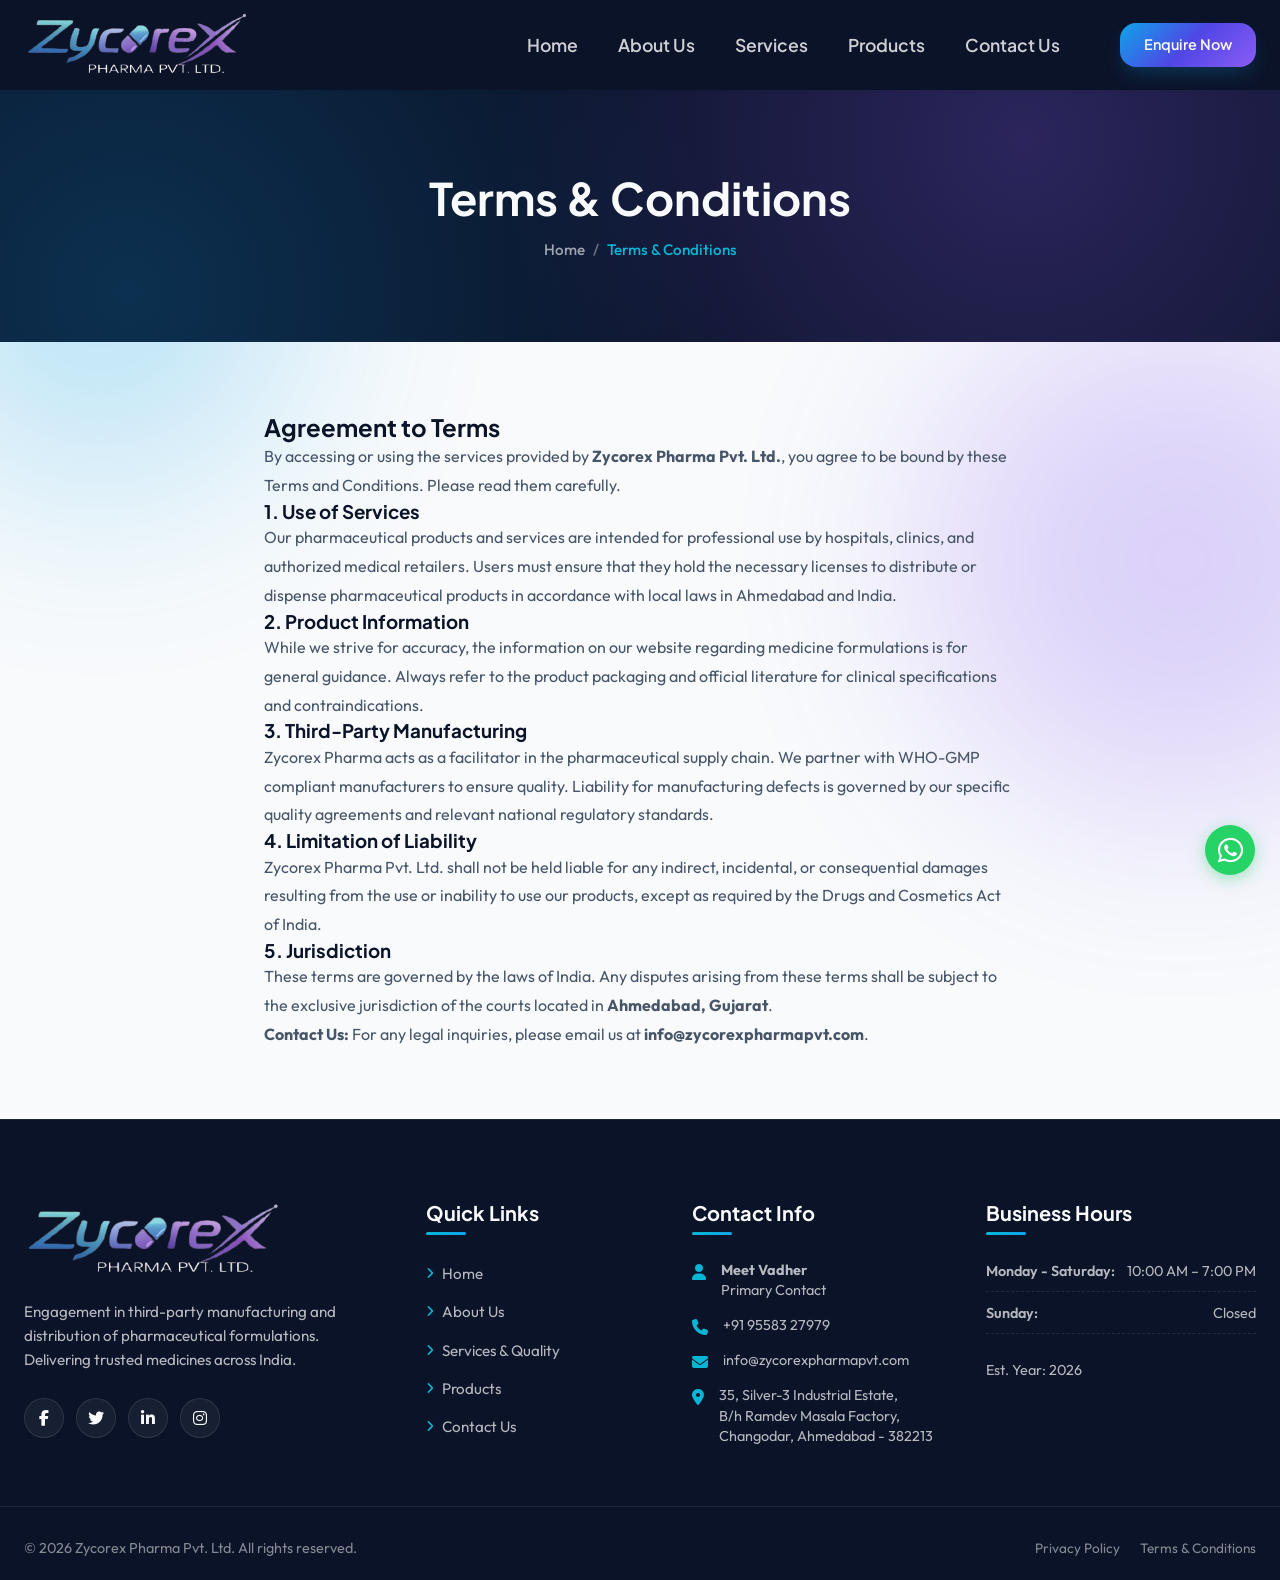
<file: terms.html>
<!DOCTYPE html>
<html lang="en">

<head>
    <meta charset="UTF-8">
    <meta name="viewport" content="width=device-width, initial-scale=1.0">
    <title>Terms & Conditions | Zycorex Pharma</title>
       <link rel="icon" type="image/png" sizes="60x60" href="/images/faviconimg.png">
<link rel="icon" type="image/png" sizes="30x30" href="images/faviconimg.png">
<link rel="apple-touch-icon" sizes="180x180" href="images/faviconimg.png">
    <meta name="description" content="Read the terms and conditions for Zycorex Pharma Pvt. Ltd. governing the use of our services and website.">
    
    <!-- CSS Stylesheets -->
    <link rel="stylesheet" href="css/style.css">
    <!-- Font Awesome Icons -->
    <link rel="stylesheet" href="https://cdnjs.cloudflare.com/ajax/libs/font-awesome/6.4.0/css/all.min.css">
</head>

<body>

    <div class="bg-blob bg-blob-blue"></div>
    <div class="bg-blob bg-blob-purple"></div>

    <!-- HEADER -->
    <header class="header">
        <div class="container navbar">
            <a href="/" class="logo"><img src="images/Zycorex_Pharma_logo.png" alt="Zycorex Pharma Logo"></a>
            <nav class="nav-menu" id="navMenu">
                <a href="/" class="nav-link" id="navHome">Home</a>
                <a href="/about" class="nav-link" id="navAbout">About Us</a>
                <a href="/services" class="nav-link" id="navServices">Services</a>
                <a href="/product" class="nav-link" id="navProducts">Products</a>
                <a href="/contact" class="nav-link" id="navContact">Contact Us</a>
                <div class="nav-cta">
                    <a href="https://wa.me/919558327979?text=Hello%20Zycorex%20Pharma%2C%20I%20would%20like%20to%20enquire%20about%20your%20pharmaceutical%20products."
                        target="_blank" rel="noopener noreferrer" class="btn btn-primary" id="headerCtaBtn">Enquire
                        Now</a>
                </div>
            </nav>
        </div>
    </header>

    <!-- PAGE HEADER -->
    <section class="page-header">
        <div class="container page-header-content">
            <h1>Terms & Conditions</h1>
            <div class="breadcrumbs">
                <a href="/">Home</a> <span>/</span> <span class="current">Terms & Conditions</span>
            </div>
        </div>
    </section>

    <!-- CONTENT SECTION -->
    <section class="section">
        <div class="container" style="max-width: 800px; line-height: 1.8; color: var(--dark-gray);">
            <h2>Agreement to Terms</h2>
            <p>By accessing or using the services provided by <strong>Zycorex Pharma Pvt. Ltd.</strong>, you agree to be bound by these Terms and Conditions. Please read them carefully.</p>
            
            <h3>1. Use of Services</h3>
            <p>Our pharmaceutical products and services are intended for professional use by hospitals, clinics, and authorized medical retailers. Users must ensure that they hold the necessary licenses to distribute or dispense pharmaceutical products in accordance with local laws in Ahmedabad and India.</p>

            <h3>2. Product Information</h3>
            <p>While we strive for accuracy, the information on our website regarding medicine formulations is for general guidance. Always refer to the product packaging and official literature for clinical specifications and contraindications.</p>

            <h3>3. Third-Party Manufacturing</h3>
            <p>Zycorex Pharma acts as a facilitator in the pharmaceutical supply chain. We partner with WHO-GMP compliant manufacturers to ensure quality. Liability for manufacturing defects is governed by our specific quality agreements and relevant national regulatory standards.</p>

            <h3>4. Limitation of Liability</h3>
            <p>Zycorex Pharma Pvt. Ltd. shall not be held liable for any indirect, incidental, or consequential damages resulting from the use or inability to use our products, except as required by the Drugs and Cosmetics Act of India.</p>

            <h3>5. Jurisdiction</h3>
            <p>These terms are governed by the laws of India. Any disputes arising from these terms shall be subject to the exclusive jurisdiction of the courts located in <strong>Ahmedabad, Gujarat</strong>.</p>
            
            <p><strong>Contact Us:</strong> For any legal inquiries, please email us at <strong>info@zycorexpharmapvt.com</strong>.</p>
        </div>
    </section>

    <!-- FOOTER -->
  <footer class="footer">
        <div class="container footer-grid">

            <div class="footer-col footer-about">
                <img src="images/Zycorex_Pharma_logo.png" alt="Zycorex Logo" class="footer-logo">
                <p>Engagement in third-party manufacturing and distribution of pharmaceutical formulations. Delivering
                    trusted medicines across India.</p>
                <div class="footer-socials">
                    <a href="https://www.facebook.com/profile.php?id=61591972972552&mibextid=wwXIfr" class="social-link" aria-label="Facebook"><i class="fab fa-facebook-f"></i></a>
                    <a href="https://x.com/zycorexpharma?s=11" class="social-link" aria-label="Twitter"><i class="fab fa-twitter"></i></a>
                    <a href="https://www.linkedin.com/in/meet-vadher-b38a71420?utm_source=share_via&utm_content=profile&utm_medium=member_ios" class="social-link" aria-label="LinkedIn"><i class="fab fa-linkedin-in"></i></a>
                    <a href="https://www.instagram.com/zycorexpharma?igsh=dHJ5dnBrZXFmczFh&utm_source=qr" class="social-link" aria-label="Instagram"><i class="fab fa-instagram"></i></a>
                </div>
            </div>

            <div class="footer-col footer-links">
                <h3>Quick Links</h3>
                <ul>
                    <li><a href="/">Home</a></li>
                    <li><a href="/about">About Us</a></li>
                    <li><a href="/services">Services & Quality</a></li>
                    <li><a href="/product">Products</a></li>
                    <li><a href="/contact">Contact Us</a></li>
                </ul>
            </div>

            <div class="footer-col">
                <h3>Contact Info</h3>
                <div class="footer-contact-list">
                    <div class="footer-contact-item">
                        <i class="fas fa-user"></i>
                        <span><strong>Meet Vadher</strong><br>Primary Contact</span>
                    </div>
                    <div class="footer-contact-item">
                        <i class="fas fa-phone"></i>
                        <span>+91 95583 27979</span>
                    </div>
                    <div class="footer-contact-item">
                        <i class="fas fa-envelope"></i>
                        <span>info@zycorexpharmapvt.com</span>
                    </div>
                    <div class="footer-contact-item">
                        <i class="fas fa-location-dot"></i>
                        <span>35, Silver-3 Industrial Estate,<br>B/h Ramdev Masala Factory,<br>Changodar, Ahmedabad -
                            382213</span>
                    </div>
                </div>
            </div>

            <div class="footer-col">
                <h3>Business Hours</h3>
                <div class="footer-hours-list">
                    <div class="footer-hour-row">
                        <span class="day">Monday - Saturday:</span>
                        <span class="time">10:00 AM – 7:00 PM</span>
                    </div>
                    <div class="footer-hour-row">
                        <span class="day">Sunday:</span>
                        <span class="time">Closed</span>
                    </div>
                    <div class="footer-hour-row" style="border: none; padding-top: 15px;">
                        <span>Est. Year: 2026</span>
                    </div>
                </div>
            </div>

        </div>

        <div class="container footer-bottom">
            <p>&copy; 2026 Zycorex Pharma Pvt. Ltd. All rights reserved.</p>
            <div class="footer-bottom-links">
                <a href="/privacy">Privacy Policy</a>
                <a href="/terms">Terms & Conditions</a>
            </div>
        </div>
    </footer>

    <!-- Floating WhatsApp Button -->
    <a href="https://wa.me/919558327979?text=Hello%20Zycorex%20Pharma%2C%20I%20would%20like%20to%20enquire%20about%20your%20pharmaceutical%20products."
        target="_blank" rel="noopener noreferrer" class="whatsapp-float" aria-label="Chat on WhatsApp"
        id="whatsappFloat">
        <i class="fab fa-whatsapp"></i>
    </a>

    <script src="js/main.js"></script>
</body>
</html>
</file>
<file: css/style.css>
@import url('https://fonts.googleapis.com/css2?family=Outfit:wght@300;400;500;600;700;800&family=Plus+Jakarta+Sans:wght@300;400;500;600;700;800&display=swap');

/* ==========================================
   CSS VARIABLES & DESIGN SYSTEM
   ========================================== */
:root {
    /* Color Tokens based on Logo (Teal, Blue, Purple) */
    --clr-cyan: #06b6d4;
    --clr-blue: #0ea5e9;
    --clr-indigo: #4f46e5;
    --clr-purple: #8b5cf6;

    /* Semantic Colors */
    --primary: var(--clr-blue);
    --secondary: var(--clr-purple);
    --dark: #0b1329;
    --light: #f8fafc;
    --medium: #f1f5f9;
    --border: #e2e8f0;

    /* Text Colors */
    --txt-dark: #0f172a;
    --txt-muted: #475569;
    --txt-light: #f8fafc;

    /* Gradients */
    --gradient-primary: linear-gradient(135deg, var(--clr-blue) 0%, var(--clr-indigo) 50%, var(--clr-purple) 100%);
    --gradient-secondary: linear-gradient(135deg, var(--clr-cyan) 0%, var(--clr-blue) 100%);
    --gradient-accent: linear-gradient(135deg, var(--clr-indigo) 0%, var(--clr-purple) 100%);
    --gradient-light: linear-gradient(180deg, #f8fafc 0%, #eff6ff 100%);
    --gradient-card: linear-gradient(135deg, rgba(255, 255, 255, 0.9) 0%, rgba(248, 250, 252, 0.7) 100%);

    /* Typography */
    --font-heading: 'Plus Jakarta Sans', sans-serif;
    --font-body: 'Outfit', sans-serif;

    /* Shadows */
    --shadow-sm: 0 2px 4px rgba(15, 23, 42, 0.05);
    --shadow-md: 0 4px 12px -2px rgba(15, 23, 42, 0.08), 0 2px 6px -1px rgba(15, 23, 42, 0.04);
    --shadow-lg: 0 10px 25px -5px rgba(15, 23, 42, 0.1), 0 8px 16px -6px rgba(15, 23, 42, 0.05);
    --shadow-purple: 0 10px 20px -5px rgba(139, 92, 246, 0.25);
    --shadow-blue: 0 10px 20px -5px rgba(14, 165, 233, 0.25);
    --shadow-glass: 0 8px 32px 0 rgba(15, 23, 42, 0.06);

    /* Layout */
    --max-width: 1300px;
    --header-height: 90px;
    --border-radius-sm: 8px;
    --border-radius-md: 16px;
    --border-radius-lg: 24px;
    --border-radius-full: 9999px;

    /* Animation & Transitions */
    --transition-fast: 0.2s cubic-bezier(0.4, 0, 0.2, 1);
    --transition-normal: 0.35s cubic-bezier(0.4, 0, 0.2, 1);
    --transition-slow: 0.6s cubic-bezier(0.4, 0, 0.2, 1);
}

/* ==========================================
   RESET & BASE STYLES
   ========================================== */
*,
*::before,
*::after {
    box-sizing: border-box;
    margin: 0;
    padding: 0;
}

html {
    scroll-behavior: smooth;
    font-size: 16px;
    overflow-x: clip;
}

body {
    font-family: var(--font-body);
    font-weight: 400;
    line-height: 1.6;
    color: var(--txt-dark);
    background-color: var(--light);
    overflow-x: clip;
}

h1,
h2,
h3,
h4,
h5,
h6 {
    font-family: var(--font-heading);
    font-weight: 700;
    line-height: 1.25;
    color: var(--dark);
}

p {
    color: var(--txt-muted);
}

a {
    text-decoration: none;
    color: inherit;
    transition: var(--transition-fast);
}

ul {
    list-style: none;
}

img {
    max-width: 100%;
    height: auto;
    display: block;
}

/* Custom Scrollbar */
::-webkit-scrollbar {
    width: 10px;
}

::-webkit-scrollbar-track {
    background: var(--medium);
}

::-webkit-scrollbar-thumb {
    background: linear-gradient(var(--clr-blue), var(--clr-purple));
    border-radius: var(--border-radius-full);
}

::-webkit-scrollbar-thumb:hover {
    background: var(--clr-indigo);
}

/* ==========================================
   KEYFRAME ANIMATIONS
   ========================================== */
@keyframes fadeInUp {
    from {
        opacity: 0;
        transform: translateY(30px);
    }

    to {
        opacity: 1;
        transform: translateY(0);
    }
}

@keyframes fadeIn {
    from {
        opacity: 0;
    }

    to {
        opacity: 1;
    }
}

@keyframes slideInLeft {
    from {
        opacity: 0;
        transform: translateX(-40px);
    }

    to {
        opacity: 1;
        transform: translateX(0);
    }
}

@keyframes slideInRight {
    from {
        opacity: 0;
        transform: translateX(40px);
    }

    to {
        opacity: 1;
        transform: translateX(0);
    }
}

@keyframes blobFloat {

    0%,
    100% {
        transform: translate(0, 0) scale(1);
    }

    33% {
        transform: translate(30px, -50px) scale(1.1);
    }

    66% {
        transform: translate(-20px, 20px) scale(0.95);
    }
}

@keyframes pulseSoft {

    0%,
    100% {
        transform: scale(1);
        opacity: 0.2;
    }

    50% {
        transform: scale(1.05);
        opacity: 0.35;
    }
}

/* Scroll Animation Trigger Classes */
.animate-on-scroll {
    opacity: 0;
    transition: opacity var(--transition-slow), transform var(--transition-slow);
}

.animate-fade-up {
    transform: translateY(40px);
}

.animate-fade-in {
    transform: none;
}

.animate-slide-left {
    transform: translateX(-40px);
}

.animate-slide-right {
    transform: translateX(40px);
}

.animated {
    opacity: 1 !important;
    transform: none !important;
}

/* Delay Helpers */
.delay-1 {
    transition-delay: 0.1s;
}

.delay-2 {
    transition-delay: 0.2s;
}

.delay-3 {
    transition-delay: 0.3s;
}

.delay-4 {
    transition-delay: 0.4s;
}

/* ==========================================
   LAYOUT UTILITIES & COMMON COMPONENTS
   ========================================== */
.container {
    width: 100%;
    max-width: var(--max-width);
    margin: 0 auto;
    padding: 0 24px;
}

.section {
    padding: 70px 0;
    position: relative;
}

.section-bg-gradient {
    background: var(--gradient-light);
}

.section-bg-medium {
    background-color: var(--medium);
}

/* Badges */
.badge {
    display: inline-block;
    padding: 6px 16px;
    font-size: 0.85rem;
    font-weight: 600;
    text-transform: uppercase;
    letter-spacing: 1px;
    border-radius: var(--border-radius-full);
    margin-bottom: 20px;
}

.badge-gradient {
    background: var(--gradient-primary);
    color: var(--txt-light);
    box-shadow: var(--shadow-blue);
}

.badge-soft {
    background: rgba(14, 165, 233, 0.1);
    color: var(--clr-blue);
    border: 1px solid rgba(14, 165, 233, 0.2);
}

.badge-soft-purple {
    background: rgba(139, 92, 246, 0.1);
    color: var(--clr-purple);
    border: 1px solid rgba(139, 92, 246, 0.2);
}

/* Section Header */
.section-header {
    text-align: center;
    max-width: 700px;
    margin: 0 auto 60px auto;
}

.section-header h2 {
    font-size: 2.5rem;
    color: var(--dark);
    margin-bottom: 20px;
    position: relative;
    padding-bottom: 15px;
}

.section-header h2::after {
    content: '';
    position: absolute;
    bottom: 0;
    left: 50%;
    transform: translateX(-50%);
    width: 80px;
    height: 4px;
    background: var(--gradient-primary);
    border-radius: var(--border-radius-full);
}

.section-header p {
    font-size: 1.1rem;
    color: var(--txt-muted);
}

/* Buttons */
.btn {
    display: inline-flex;
    align-items: center;
    justify-content: center;
    gap: 10px;
    padding: 14px 32px;
    font-family: var(--font-heading);
    font-weight: 600;
    font-size: 0.95rem;
    border-radius: var(--border-radius-md);
    cursor: pointer;
    border: none;
    transition: var(--transition-normal);
    position: relative;
    overflow: hidden;
}

.btn-primary {
    background: var(--gradient-primary);
    color: var(--txt-light);
    box-shadow: var(--shadow-blue);
}

.btn-primary::before {
    content: '';
    position: absolute;
    top: 0;
    left: -100%;
    width: 100%;
    height: 100%;
    background: linear-gradient(90deg, transparent, rgba(255, 255, 255, 0.2), transparent);
    transition: 0.5s;
}

.btn-primary:hover::before {
    left: 100%;
}

.btn-primary:hover {
    transform: translateY(-3px);
    box-shadow: 0 15px 30px -5px rgba(14, 165, 233, 0.4), var(--shadow-purple);
}

.btn-secondary {
    background: white;
    color: var(--dark);
    border: 2px solid var(--border);
}

.btn-secondary:hover {
    border-color: var(--clr-blue);
    color: var(--clr-blue);
    transform: translateY(-3px);
    box-shadow: var(--shadow-md);
}

.btn-text {
    padding: 0;
    background: transparent;
    color: var(--clr-blue);
    font-weight: 700;
    gap: 5px;
}

.btn-text:hover {
    color: var(--clr-purple);
    gap: 10px;
}

.btn-text i {
    transition: var(--transition-fast);
}

/* Glassmorphic Card */
.glass-card {
    background: var(--gradient-card);
    backdrop-filter: blur(12px);
    -webkit-backdrop-filter: blur(12px);
    border: 1px solid rgba(255, 255, 255, 0.6);
    border-radius: var(--border-radius-lg);
    padding: 40px;
    box-shadow: var(--shadow-glass);
    transition: var(--transition-normal);
}

.glass-card:hover {
    transform: translateY(-8px);
    border-color: rgba(14, 165, 233, 0.3);
    box-shadow: 0 20px 40px -10px rgba(15, 23, 42, 0.1);
}

/* Floating Blobs (Aesthetics) */
.bg-blob {
    position: fixed;
    border-radius: 50%;
    filter: blur(100px);
    z-index: 0;
    opacity: 0.25;
    pointer-events: none;
}

.bg-blob-blue {
    background: var(--clr-blue);
    width: 400px;
    height: 400px;
    top: 10%;
    left: -100px;
    animation: blobFloat 20s infinite ease-in-out;
}

.bg-blob-purple {
    background: var(--clr-purple);
    width: 500px;
    height: 500px;
    bottom: 10%;
    right: -150px;
    animation: blobFloat 25s infinite ease-in-out alternate;
}

/* ==========================================
   HEADER & NAVIGATION
   ========================================== */
.header {
    position: fixed;
    top: 0;
    left: 0;
    width: 100%;
    height: var(--header-height);
    background-color: var(--dark);
    /* Keep it dark so white logo subtext stands out */
    box-shadow: var(--shadow-sm);
    z-index: 1000;
    transition: var(--transition-normal);
}

.header.sticky {
    height: 90px;
    background-color: rgba(11, 19, 41, 0.95);
    backdrop-filter: blur(10px);
    -webkit-backdrop-filter: blur(10px);
    box-shadow: var(--shadow-md);
    border-bottom: 1px solid rgba(255, 255, 255, 0.08);
}

.navbar {
    display: flex;
    justify-content: space-between;
    align-items: center;
    height: 100%;
}

.logo {
    display: flex;
    align-items: center;
}

.logo img {
    height: 70px;
    width: auto;
    object-fit: contain;
    transition: var(--transition-normal);
}

/* .header.sticky .logo img {
    height: 44px;
} */

.nav-menu {
    display: flex;
    gap: 40px;
    align-items: center;
}

.nav-link {
    font-family: var(--font-heading);
    font-weight: 600;
    font-size: 1.1rem;
    color: rgba(255, 255, 255, 0.8);
    position: relative;
    padding: 8px 0;
}

.nav-link:hover {
    color: var(--clr-cyan);
}

.nav-link::after {
    content: '';
    position: absolute;
    bottom: 0;
    left: 0;
    width: 0;
    height: 2px;
    background: var(--gradient-secondary);
    transition: var(--transition-fast);
}

.nav-link:hover::after,
.nav-link.active::after {
    width: 100%;
}

.nav-link.active {
    color: var(--clr-cyan);
    font-weight: 700;
}

.nav-cta {
    margin-left: 20px;
}

.nav-cta .btn {
    padding: 10px 24px;
    font-size: 0.9rem;
}

/* Mobile Nav Toggle */
.mobile-nav-toggle {
    display: none;
    background: transparent;
    border: none;
    cursor: pointer;
    z-index: 1010;
    width: 30px;
    height: 24px;
    position: relative;
}

.mobile-nav-toggle span {
    display: block;
    width: 100%;
    height: 3px;
    background-color: var(--txt-light);
    border-radius: 3px;
    position: absolute;
    transition: var(--transition-normal);
}

.mobile-nav-toggle span:nth-child(1) {
    top: 0;
}

.mobile-nav-toggle span:nth-child(2) {
    top: 10px;
}

.mobile-nav-toggle span:nth-child(3) {
    top: 20px;
}

.mobile-nav-toggle.open span:nth-child(1) {
    transform: rotate(45deg);
    top: 10px;
}

.mobile-nav-toggle.open span:nth-child(2) {
    opacity: 0;
}

.mobile-nav-toggle.open span:nth-child(3) {
    transform: rotate(-45deg);
    top: 10px;
}

/* ==========================================
   HERO SLIDER
   ========================================== */
.hero-slider-section {
    position: relative;
    height: 90vh;
    min-height: 550px;
    width: 100%;
    margin-top: var(--header-height);
    overflow: hidden;
    background-color: var(--dark);
}

.slider-wrapper {
    position: relative;
    width: 100%;
    height: 100%;
}

.slide {
    position: absolute;
    top: 0;
    left: 0;
    width: 100%;
    height: 100%;
    opacity: 0;
    visibility: hidden;
    transition: opacity 1s cubic-bezier(0.4, 0, 0.2, 1), visibility 1s;
    z-index: 1;
}

.slide.active {
    opacity: 1;
    visibility: visible;
    z-index: 2;
}

.slide-bg {
    position: absolute;
    top: 0;
    left: 0;
    width: 100%;
    height: 100%;
    background-size: cover;
    background-position: center;
    transform: scale(1.1);
    transition: transform 6s cubic-bezier(0.1, 0.8, 0.3, 1);
}

.slide.active .slide-bg {
    transform: scale(1);
}

/* Beautiful dark gradient overlay for text contrast and premium feel */
.slide-overlay {
    position: absolute;
    top: 0;
    left: 0;
    width: 100%;
    height: 100%;
    background: linear-gradient(to right, rgba(11, 19, 41, 0.85) 0%, rgba(11, 19, 41, 0.5) 50%, rgba(11, 19, 41, 0.3) 100%);
    z-index: 2;
}

.slide-content-container {
    position: relative;
    height: 100%;
    z-index: 3;
    display: flex;
    align-items: center;
}

.slide-content {
    max-width: 650px;
    color: var(--txt-light);
    transform: translateY(40px);
    opacity: 0;
    transition: transform 0.8s cubic-bezier(0.4, 0, 0.2, 1) 0.3s, opacity 0.8s ease-out 0.3s;
}

.slide.active .slide-content {
    transform: translateY(0);
    opacity: 1;
}

.slide-content h1 {
    font-size: 3.5rem;
    color: var(--txt-light);
    margin-bottom: 20px;
    line-height: 1.15;
}

.slide-content h1 span {
    background: var(--gradient-secondary);
    -webkit-background-clip: text;
    -webkit-text-fill-color: transparent;
}

.slide-content p {
    font-size: 1.2rem;
    color: rgba(255, 255, 255, 0.85);
    margin-bottom: 35px;
    font-weight: 300;
}

.slide-actions {
    display: flex;
    gap: 15px;
}


/* Slider Dots Indicator */
.slider-dots {
    position: absolute;
    bottom: 50px;
    left: 50%;
    transform: translateX(-50%);
    display: flex;
    gap: 12px;
    z-index: 10;
}

.slider-dot {
    width: 12px;
    height: 12px;
    border-radius: 50%;
    background: rgba(255, 255, 255, 0.4);
    cursor: pointer;
    transition: var(--transition-normal);
}

.slider-dot:hover {
    background: rgba(255, 255, 255, 0.8);
}

.slider-dot.active {
    background: var(--clr-cyan);
    width: 32px;
    border-radius: 6px;
}

/* ==========================================
   HOMEPAGE SPECIFIC SECTIONS
   ========================================== */

/* Key Highlights Section */
.highlights-grid {
    display: grid;
    grid-template-columns: repeat(3, 1fr);
    gap: 30px;
    margin-top: -40px;
    /* Overlaps hero slider slightly */
    position: relative;
    z-index: 5;
}

.highlight-card {
    background: white;
    border-radius: var(--border-radius-lg);
    padding: 35px;
    box-shadow: var(--shadow-lg);
    text-align: center;
    transition: var(--transition-normal);
    border-bottom: 4px solid transparent;
}

.highlight-card:hover {
    transform: translateY(-10px);
    border-bottom-color: var(--clr-blue);
}

.highlight-card:nth-child(2):hover {
    border-bottom-color: var(--clr-purple);
}

.highlight-card:nth-child(3):hover {
    border-bottom-color: var(--clr-cyan);
}

.highlight-icon {
    width: 70px;
    height: 70px;
    border-radius: 50%;
    margin: 0 auto 20px auto;
    display: flex;
    align-items: center;
    justify-content: center;
    font-size: 1.8rem;
    transition: var(--transition-normal);
}

.highlight-card:nth-child(1) .highlight-icon {
    background: rgba(14, 165, 233, 0.1);
    color: var(--clr-blue);
}

.highlight-card:nth-child(2) .highlight-icon {
    background: rgba(139, 92, 246, 0.1);
    color: var(--clr-purple);
}

.highlight-card:nth-child(3) .highlight-icon {
    background: rgba(6, 182, 212, 0.1);
    color: var(--clr-cyan);
}

.highlight-card:hover .highlight-icon {
    transform: rotateY(180deg);
}

.highlight-card h3 {
    margin-bottom: 12px;
    font-size: 1.3rem;
}

/* Feature/Introduction Section */
.intro-container {
    display: grid;
    grid-template-columns: 1.1fr 0.9fr;
    gap: 60px;
    align-items: center;
}

.intro-image-container {
    position: relative;
    border-radius: var(--border-radius-lg);
    overflow: hidden;
    box-shadow: var(--shadow-lg);
}

.intro-image-container img {
    width: 100%;
    height: 500px;
    object-fit: cover;
    transition: var(--transition-slow);
}

.intro-image-container:hover img {
    transform: scale(1.05);
}

.intro-badge {
    position: absolute;
    bottom: 5px;
    left: 10px;
    background: rgba(11, 19, 41, 0.85);
    backdrop-filter: blur(10px);
    -webkit-backdrop-filter: blur(10px);
    padding: 20px;
    border-radius: var(--border-radius-md);
    border: 1px solid rgba(255, 255, 255, 0.1);
    display: flex;
    align-items: center;
    gap: 15px;
}

.intro-badge-icon {
    font-size: 2rem;
    color: var(--clr-cyan);
}

.intro-badge-text h4 {
    color: var(--txt-light);
    font-size: 1.1rem;
    margin-bottom: 3px;
}

.intro-badge-text p {
    color: rgba(255, 255, 255, 0.7);
    font-size: 0.85rem;
}

.intro-content h2 {
    font-size: 2.2rem;
    margin-bottom: 20px;
}

.intro-content p {
    margin-bottom: 25px;
    font-size: 1.05rem;
}

.stats-grid {
    display: grid;
    grid-template-columns: repeat(2, 1fr);
    gap: 20px;
    margin-top: 35px;
}

.stat-box {
    padding: 20px;
    border-radius: var(--border-radius-md);
    background-color: var(--medium);
    border-left: 4px solid var(--clr-blue);
}

.stat-box:nth-child(2) {
    border-left-color: var(--clr-purple);
}

.stat-number {
    font-size: 2.2rem;
    font-weight: 800;
    color: var(--dark);
    margin-bottom: 5px;
    font-family: var(--font-heading);
}

.stat-number span {
    color: var(--clr-blue);
}

.stat-box:nth-child(2) .stat-number span {
    color: var(--clr-purple);
}

.stat-label {
    font-size: 0.9rem;
    font-weight: 600;
    color: var(--txt-muted);
}

/* Services Teaser Section */
.services-teaser-grid {
    display: grid;
    grid-template-columns: repeat(4, 1fr);
    gap: 25px;
}

.teaser-card {
    background: white;
    border-radius: var(--border-radius-lg);
    padding: 30px 25px;
    box-shadow: var(--shadow-sm);
    transition: var(--transition-normal);
    border: 1px solid var(--border);
    display: flex;
    flex-direction: column;
    height: 100%;
}

.teaser-card:hover {
    transform: translateY(-5px);
    box-shadow: var(--shadow-lg);
    border-color: rgba(14, 165, 233, 0.2);
}

.teaser-icon {
    font-size: 2.2rem;
    background: linear-gradient(135deg, var(--clr-blue), var(--clr-indigo));
    -webkit-background-clip: text;
    -webkit-text-fill-color: transparent;
    margin-bottom: 20px;
}

.teaser-card:nth-child(2) .teaser-icon {
    background: linear-gradient(135deg, var(--clr-purple), var(--clr-indigo));
    -webkit-background-clip: text;
    -webkit-text-fill-color: transparent;
}

.teaser-card:nth-child(3) .teaser-icon {
    background: linear-gradient(135deg, var(--clr-cyan), var(--clr-blue));
    -webkit-background-clip: text;
    -webkit-text-fill-color: transparent;
}

.teaser-card:nth-child(4) .teaser-icon {
    background: linear-gradient(135deg, var(--clr-purple), var(--clr-cyan));
    -webkit-background-clip: text;
    -webkit-text-fill-color: transparent;
}

.teaser-card h3 {
    font-size: 1.15rem;
    margin-bottom: 12px;
}

.teaser-card p {
    font-size: 0.9rem;
    margin-bottom: 20px;
    flex-grow: 1;
}

/* CTA Callout Banner */
.cta-banner {
    position: relative;
    background: var(--gradient-primary);
    border-radius: var(--border-radius-lg);
    padding: 60px 40px;
    color: var(--txt-light);
    overflow: hidden;
    box-shadow: var(--shadow-purple);
    z-index: 2;
}

.cta-banner::before {
    content: '';
    position: absolute;
    top: -50%;
    right: -20%;
    width: 600px;
    height: 600px;
    border-radius: 50%;
    background: rgba(255, 255, 255, 0.08);
    pointer-events: none;
}

.cta-banner-content {
    position: relative;
    z-index: 3;
    display: flex;
    justify-content: space-between;
    align-items: center;
    gap: 40px;
}

.cta-banner-text {
    max-width: 650px;
}

.cta-banner-text h2 {
    color: var(--txt-light);
    font-size: 2.2rem;
    margin-bottom: 12px;
}

.cta-banner-text p {
    color: rgba(255, 255, 255, 0.85);
    font-size: 1.1rem;
    font-weight: 300;
}

.cta-banner-actions .btn-secondary {
    background: white;
    color: var(--clr-blue);
    border: none;
}

.cta-banner-actions .btn-secondary:hover {
    background: var(--dark);
    color: var(--txt-light);
    transform: scale(1.05);
}

/* ==========================================
   ABOUT US PAGE SPECIFIC SECTIONS
   ========================================== */

/* Breadcrumb Header */
.page-header {
    margin-top: var(--header-height);
    background: var(--dark);
    color: var(--txt-light);
    position: relative;
    overflow: hidden;
    padding: 80px 0;
}

.page-header::before {
    content: '';
    position: absolute;
    top: 0;
    left: 0;
    width: 100%;
    height: 100%;
    background: radial-gradient(circle at 80% 20%, rgba(139, 92, 246, 0.25) 0%, transparent 50%),
        radial-gradient(circle at 10% 80%, rgba(14, 165, 233, 0.2) 0%, transparent 50%);
}

.page-header-content {
    position: relative;
    z-index: 3;
    text-align: center;
}

.page-header-content h1 {
    font-size: 2.8rem;
    color: var(--txt-light);
    margin-bottom: 12px;
}

.breadcrumbs {
    display: flex;
    justify-content: center;
    gap: 8px;
    font-weight: 500;
    font-size: 0.95rem;
}

.breadcrumbs a {
    color: rgba(255, 255, 255, 0.6);
}

.breadcrumbs a:hover {
    color: var(--clr-cyan);
}

.breadcrumbs span {
    color: rgba(255, 255, 255, 0.4);
}

.breadcrumbs .current {
    color: var(--clr-cyan);
}

/* Split Profile Content */
.profile-grid {
    display: grid;
    grid-template-columns: 1fr 1fr;
    gap: 60px;
    align-items: center;
}

.profile-text h2 {
    font-size: 2.2rem;
    margin-bottom: 25px;
    line-height: 1.3;
}

.profile-text p {
    margin-bottom: 20px;
    font-size: 1.05rem;
}

.profile-features {
    margin-top: 30px;
}

.profile-feature-item {
    display: flex;
    align-items: center;
    gap: 15px;
    margin-bottom: 15px;
    font-weight: 600;
    color: var(--dark);
}

.profile-feature-icon {
    width: 32px;
    height: 32px;
    background: rgba(14, 165, 233, 0.1);
    color: var(--clr-blue);
    border-radius: 50%;
    display: flex;
    align-items: center;
    justify-content: center;
    font-size: 0.95rem;
}

.profile-image-container {
    position: relative;
}

.profile-image-wrapper {
    position: relative;
    z-index: 2;
    border-radius: var(--border-radius-lg);
    overflow: hidden;
    box-shadow: var(--shadow-lg);
}

.profile-image-wrapper img {
    width: 100%;
    height: 550px;
    object-fit: cover;
}

.profile-card-overlay {
    position: absolute;
    bottom: -70px;
    right: -20px;
    background: var(--gradient-primary);
    color: var(--txt-light);
    border-radius: var(--border-radius-md);
    padding: 14px 15px;
    box-shadow: var(--shadow-purple);
    z-index: 3;
    max-width: 250px;
}

.profile-card-number {
    font-size: 2.3rem;
    font-weight: 600;
    line-height: 1;
    margin-bottom: 5px;
}

.profile-card-text {
    font-size: 0.9rem;
    font-weight: 500;
    opacity: 0.9;
}

/* Mission & Vision Section */
.mv-grid {
    display: grid;
    grid-template-columns: 1fr 1fr;
    gap: 40px;
}

.mv-card {
    background: white;
    border-radius: var(--border-radius-lg);
    padding: 45px;
    box-shadow: var(--shadow-md);
    border: 1px solid var(--border);
    transition: var(--transition-normal);
    position: relative;
    overflow: hidden;
}

.mv-card::before {
    content: '';
    position: absolute;
    top: 0;
    left: 0;
    width: 4px;
    height: 100%;
    background: var(--gradient-primary);
}

.mv-card:nth-child(2)::before {
    background: var(--gradient-accent);
}

.mv-card:hover {
    transform: translateY(-8px);
    box-shadow: var(--shadow-lg);
}

.mv-icon {
    width: 64px;
    height: 64px;
    border-radius: 16px;
    background: rgba(14, 165, 233, 0.1);
    color: var(--clr-blue);
    display: flex;
    align-items: center;
    justify-content: center;
    font-size: 1.8rem;
    margin-bottom: 25px;
}

.mv-card:nth-child(2) .mv-icon {
    background: rgba(139, 92, 246, 0.1);
    color: var(--clr-purple);
}

.mv-card h3 {
    font-size: 1.6rem;
    margin-bottom: 15px;
}

.mv-card p {
    font-size: 1.05rem;
    line-height: 1.7;
}

/* Core Values Section */
.values-grid {
    display: grid;
    grid-template-columns: repeat(3, 1fr);
    gap: 30px;
}

.value-card {
    background: white;
    border-radius: var(--border-radius-lg);
    padding: 35px;
    text-align: center;
    border: 1px solid var(--border);
    transition: var(--transition-normal);
}

.value-card:hover {
    border-color: rgba(139, 92, 246, 0.3);
    box-shadow: var(--shadow-md);
    transform: scale(1.02);
}

.value-icon {
    width: 60px;
    height: 60px;
    background: rgba(139, 92, 246, 0.1);
    color: var(--clr-purple);
    border-radius: 50%;
    display: flex;
    align-items: center;
    justify-content: center;
    font-size: 1.5rem;
    margin: 0 auto 20px auto;
}

.value-card h3 {
    margin-bottom: 12px;
    font-size: 1.25rem;
}

/* Company Milestone Timeline */
.timeline-section {
    background-color: var(--medium);
}

.timeline {
    position: relative;
    max-width: 800px;
    margin: 0 auto;
}

.timeline::after {
    content: '';
    position: absolute;
    width: 4px;
    background: var(--border);
    top: 0;
    bottom: 0;
    left: 50%;
    transform: translateX(-50%);
    border-radius: var(--border-radius-full);
}

.timeline-item {
    padding: 10px 40px;
    position: relative;
    background-color: inherit;
    width: 50%;
}

.timeline-item::after {
    content: '';
    position: absolute;
    width: 20px;
    height: 20px;
    right: -10px;
    background-color: white;
    border: 4px solid var(--clr-blue);
    top: 15px;
    border-radius: 50%;
    z-index: 1;
    transition: var(--transition-normal);
}

.timeline-item:nth-child(even)::after {
    border-color: var(--clr-purple);
}

.timeline-item:hover::after {
    background-color: var(--dark);
    transform: scale(1.2);
}

.left-timeline {
    left: 0;
}

.right-timeline {
    left: 50%;
}

.right-timeline::after {
    left: -10px;
}

.timeline-content {
    padding: 24px;
    background-color: white;
    position: relative;
    border-radius: var(--border-radius-md);
    box-shadow: var(--shadow-sm);
    border: 1px solid var(--border);
}

.timeline-content h3 {
    font-size: 1.4rem;
    color: var(--clr-blue);
    margin-bottom: 5px;
}

.timeline-item:nth-child(even) .timeline-content h3 {
    color: var(--clr-purple);
}

.timeline-content h4 {
    font-size: 1.05rem;
    margin-bottom: 10px;
}

/* ==========================================
   SERVICES PAGE SPECIFIC SECTIONS
   ========================================== */

/* Full Detailed Services Grid */
.services-full-list {
    display: flex;
    flex-direction: column;
    gap: 80px;
}

.service-row {
    display: grid;
    grid-template-columns: 1.1fr 0.9fr;
    gap: 65px;
    align-items: center;
}

.service-row:nth-child(even) {
    grid-template-columns: 0.9fr 1.1fr;
}

.service-row:nth-child(even) .service-detail-content {
    order: 2;
}

.service-detail-content h2 {
    font-size: 2.2rem;
    margin-bottom: 20px;
}

.service-detail-content p {
    font-size: 1.05rem;
    margin-bottom: 25px;
}

.service-benefits-tag {
    display: flex;
    flex-wrap: wrap;
    gap: 12px;
    margin-bottom: 25px;
}

.benefit-pill {
    display: inline-flex;
    align-items: center;
    gap: 8px;
    padding: 8px 16px;
    background: white;
    border: 1px solid var(--border);
    border-radius: var(--border-radius-full);
    font-size: 0.9rem;
    font-weight: 600;
    color: var(--txt-dark);
}

.benefit-pill i {
    color: var(--clr-cyan);
}

.service-image-box {
    border-radius: var(--border-radius-lg);
    overflow: hidden;
    box-shadow: var(--shadow-lg);
    position: relative;
    aspect-ratio: 4/3;
}

.service-image-box img {
    width: 100%;
    height: 100%;
    object-fit: cover;
}

.service-image-overlay {
    position: absolute;
    inset: 0;
    background: linear-gradient(180deg, transparent 50%, rgba(11, 19, 41, 0.7) 100%);
}

/* Key Benefits Checklist Section */
.benefits-section {
    background-color: var(--medium);
}

.benefits-grid {
    display: grid;
    grid-template-columns: repeat(4, 1fr);
    gap: 25px;
}

.benefit-card {
    background: white;
    border-radius: var(--border-radius-lg);
    padding: 35px 25px;
    text-align: center;
    box-shadow: var(--shadow-sm);
    border: 1px solid var(--border);
    transition: var(--transition-normal);
}

.benefit-card:hover {
    transform: translateY(-8px);
    box-shadow: var(--shadow-lg);
    border-color: rgba(14, 165, 233, 0.2);
}

.benefit-card-icon {
    width: 64px;
    height: 64px;
    border-radius: 50%;
    margin: 0 auto 20px auto;
    display: flex;
    align-items: center;
    justify-content: center;
    font-size: 1.5rem;
    transition: var(--transition-normal);
}

.benefit-card:nth-child(1) .benefit-card-icon {
    background: rgba(14, 165, 233, 0.1);
    color: var(--clr-blue);
}

.benefit-card:nth-child(2) .benefit-card-icon {
    background: rgba(139, 92, 246, 0.1);
    color: var(--clr-purple);
}

.benefit-card:nth-child(3) .benefit-card-icon {
    background: rgba(6, 182, 212, 0.1);
    color: var(--clr-cyan);
}

.benefit-card:nth-child(4) .benefit-card-icon {
    background: rgba(79, 70, 229, 0.1);
    color: var(--clr-indigo);
}

.benefit-card:hover .benefit-card-icon {
    transform: scale(1.15);
}

.benefit-card h3 {
    font-size: 1.15rem;
    margin-bottom: 10px;
}

/* ==========================================
   CONTACT US PAGE SPECIFIC SECTIONS
   ========================================== */
.contact-container {
    display: grid;
    grid-template-columns: 0.9fr 1.1fr;
    gap: 60px;
}

.contact-info-panel {
    display: flex;
    flex-direction: column;
    gap: 25px;
}

.info-card {
    background: white;
    border-radius: var(--border-radius-md);
    padding: 24px;
    display: flex;
    gap: 20px;
    align-items: flex-start;
    border: 1px solid var(--border);
    transition: var(--transition-normal);
}

.info-card:hover {
    border-color: rgba(14, 165, 233, 0.3);
    box-shadow: var(--shadow-md);
    transform: translateX(5px);
}

.info-card-icon {
    width: 48px;
    height: 48px;
    border-radius: 12px;
    background: rgba(14, 165, 233, 0.1);
    color: var(--clr-blue);
    display: flex;
    align-items: center;
    justify-content: center;
    font-size: 1.25rem;
    flex-shrink: 0;
}

.info-card:nth-child(even) .info-card-icon {
    background: rgba(139, 92, 246, 0.1);
    color: var(--clr-purple);
}

.info-card-text h4 {
    font-size: 1.05rem;
    margin-bottom: 5px;
}

.info-card-text p,
.info-card-text a {
    font-size: 0.95rem;
    color: var(--txt-muted);
}

.info-card-text a:hover {
    color: var(--clr-blue);
}

/* Enquiry Form Container */
.form-card {
    background: white;
    border-radius: var(--border-radius-lg);
    padding: 40px;
    box-shadow: var(--shadow-lg);
    border: 1px solid var(--border);
}

.form-card h3 {
    font-size: 1.6rem;
    margin-bottom: 8px;
}

.form-card p {
    font-size: 0.95rem;
    margin-bottom: 30px;
}

.form-grid {
    display: grid;
    grid-template-columns: repeat(2, 1fr);
    gap: 20px;
    margin-bottom: 24px;
}

.form-group-full {
    grid-column: span 2;
}

.form-group {
    display: flex;
    flex-direction: column;
    gap: 8px;
}

.form-group label {
    font-size: 0.9rem;
    font-weight: 600;
    color: var(--dark);
}

.form-control {
    width: 100%;
    padding: 12px 16px;
    border: 1px solid var(--border);
    border-radius: var(--border-radius-sm);
    font-family: var(--font-body);
    font-size: 0.95rem;
    color: var(--txt-dark);
    background-color: var(--light);
    transition: var(--transition-fast);
}

.form-control:focus {
    outline: none;
    border-color: var(--clr-blue);
    background-color: white;
    box-shadow: 0 0 0 3px rgba(14, 165, 233, 0.15);
}

textarea.form-control {
    min-height: 120px;
    resize: vertical;
}

/* Form success message overlay */
.form-success-container {
    display: none;
    text-align: center;
    padding: 30px 0;
    animation: fadeIn 0.5s ease;
}

.success-icon {
    width: 70px;
    height: 70px;
    border-radius: 50%;
    background: rgba(16, 185, 129, 0.1);
    color: #10b981;
    font-size: 2.2rem;
    display: flex;
    align-items: center;
    justify-content: center;
    margin: 0 auto 20px auto;
}

.form-success-container h4 {
    font-size: 1.4rem;
    margin-bottom: 10px;
}

/* Map Section */
.map-section {
    padding-top: 0;
}

.map-card {
    border-radius: var(--border-radius-lg);
    overflow: hidden;
    box-shadow: var(--shadow-lg);
    border: 1px solid var(--border);
    height: 450px;
    position: relative;
    background-color: var(--medium);
}

.map-card iframe {
    width: 100%;
    height: 100%;
    border: none;
}

/* ==========================================
   FOOTER
   ========================================== */
.footer {
    background-color: var(--dark);
    color: var(--txt-light);
    padding: 80px 0 20px 0;
    border-top: 1px solid rgba(255, 255, 255, 0.08);
}

.footer-grid {
    display: grid;
    grid-template-columns: 1.3fr 0.8fr 0.9fr 1fr;
    gap: 50px;
    margin-bottom: 60px;
}

.footer-col h3 {
    color: var(--txt-light);
    font-size: 1.25rem;
    margin-bottom: 25px;
    position: relative;
    padding-bottom: 10px;
}

.footer-col h3::after {
    content: '';
    position: absolute;
    bottom: 0;
    left: 0;
    width: 40px;
    height: 3px;
    background: var(--gradient-secondary);
    border-radius: var(--border-radius-full);
}

.footer-about .footer-logo {
    height: 80px;
    width: auto;
    object-fit: contain;
    margin-bottom: 20px;
}

.footer-about p {
    color: rgba(255, 255, 255, 0.7);
    font-size: 0.95rem;
    margin-bottom: 25px;
}

.footer-socials {
    display: flex;
    gap: 12px;
}

.social-link {
    width: 40px;
    height: 40px;
    border-radius: 50%;
    background-color: rgba(255, 255, 255, 0.05);
    color: var(--txt-light);
    display: flex;
    align-items: center;
    justify-content: center;
    transition: var(--transition-normal);
    border: 1px solid rgba(255, 255, 255, 0.1);
}

.social-link:hover {
    background: var(--gradient-primary);
    border-color: transparent;
    transform: translateY(-3px);
}

.footer-links ul {
    display: flex;
    flex-direction: column;
    gap: 12px;
}

.footer-links a {
    color: rgba(255, 255, 255, 0.7);
    font-size: 0.95rem;
    display: inline-flex;
    align-items: center;
    gap: 8px;
}

.footer-links a::before {
    content: '\f105';
    font-family: 'Font Awesome 5 Free';
    font-weight: 900;
    font-size: 0.8rem;
    color: var(--clr-cyan);
    transition: var(--transition-fast);
}

.footer-links a:hover {
    color: var(--clr-cyan);
    padding-left: 5px;
}

.footer-contact-list {
    display: flex;
    flex-direction: column;
    gap: 15px;
}

.footer-contact-item {
    display: flex;
    gap: 15px;
    align-items: flex-start;
}

.footer-contact-item i {
    color: var(--clr-cyan);
    margin-top: 4px;
}

.footer-contact-item span {
    color: rgba(255, 255, 255, 0.7);
    font-size: 0.9rem;
    line-height: 1.4;
}

.footer-hours-list {
    display: flex;
    flex-direction: column;
    gap: 10px;
}

.footer-hour-row {
    display: flex;
    justify-content: space-between;
    font-size: 0.9rem;
    color: rgba(255, 255, 255, 0.7);
    border-bottom: 1px dashed rgba(255, 255, 255, 0.1);
    padding-bottom: 8px;
}

.footer-hour-row:last-child {
    border-bottom: none;
    padding-bottom: 0;
}

.footer-hour-row .day {
    font-weight: 600;
}

.footer-bottom {
    border-top: 1px solid rgba(255, 255, 255, 0.08);
    padding-top: 30px;
    display: flex;
    justify-content: space-between;
    align-items: center;
    flex-wrap: wrap;
    gap: 20px;
}

.footer-bottom p {
    font-size: 0.9rem;
    color: rgba(255, 255, 255, 0.5);
}

.footer-bottom-links {
    display: flex;
    gap: 20px;
}

.footer-bottom-links a {
    font-size: 0.85rem;
    color: rgba(255, 255, 255, 0.5);
}

.footer-bottom-links a:hover {
    color: var(--clr-cyan);
}

/* ==========================================
   WHATSAPP FLOATING BUTTON
   ========================================== */
.whatsapp-float {
    position: fixed;
    bottom: 25px;
    right: 25px;
    width: 50px;
    height: 50px;
    border-radius: 50%;
    background: #25d366;
    color: white;
    display: flex;
    align-items: center;
    justify-content: center;
    font-size: 1.8rem;
    box-shadow: 0 4px 15px rgba(37, 211, 102, 0.4);
    z-index: 999;
    transition: var(--transition-normal);
    border: none;
    cursor: pointer;
}

.whatsapp-float:hover {
    transform: scale(1.1) translateY(-3px);
    box-shadow: 0 8px 25px rgba(37, 211, 102, 0.5);
    color: white;
}

/* Download Brochure Button Style */
.btn-brochure {
    background: linear-gradient(135deg, #10b981 0%, #059669 100%);
    color: var(--txt-light);
    box-shadow: 0 6px 15px -3px rgba(16, 185, 129, 0.3);
}

.btn-brochure:hover {
    transform: translateY(-3px);
    box-shadow: 0 12px 25px -5px rgba(16, 185, 129, 0.45);
}

.btn-brochure::before {
    content: '';
    position: absolute;
    top: 0;
    left: -100%;
    width: 100%;
    height: 100%;
    background: linear-gradient(90deg, transparent, rgba(255, 255, 255, 0.2), transparent);
    transition: 0.5s;
}

.btn-brochure:hover::before {
    left: 100%;
}

/* ==========================================
   RESPONSIVE STYLES (MEDIA QUERIES)
   ========================================== */

/* Large screens and laptops */
@media (max-width: 1200px) {
    .container {
        padding: 0 30px;
    }

    .footer-grid {
        grid-template-columns: 1.2fr 0.8fr 1fr 1fr;
        gap: 35px;
    }
}

/* Tablets landscape and small laptops (iPad Pro, etc.) */
@media (max-width: 1024px) {
    .services-teaser-grid {
        grid-template-columns: repeat(2, 1fr);
        gap: 20px;
    }

    .benefits-grid {
        grid-template-columns: repeat(2, 1fr);
    }

    .footer-grid {
        grid-template-columns: repeat(2, 1fr);
        gap: 40px;
    }

    .slide-content h1 {
        font-size: 3rem;
    }

    .intro-container {
        gap: 40px;
    }

    .service-row {
        gap: 40px;
    }
}

/* Tablets portrait and small laptops */
@media (max-width: 992px) {
    html {
        font-size: 15px;
    }

    .section {
        padding: 70px 0;
    }

    /* Navigation */
    .mobile-nav-toggle {
        display: block;
    }

    .nav-menu {
        position: fixed;
        top: 0;
        right: -100%;
        width: 300px;
        height: 100vh;
        height: 100dvh;
        background-color: var(--dark);
        flex-direction: column;
        justify-content: flex-start;
        align-items: flex-start;
        padding: 100px 40px 40px 40px;
        gap: 25px;
        box-shadow: -5px 0 25px rgba(0, 0, 0, 0.3);
        transition: var(--transition-normal);
        z-index: 1000;
        border-left: 1px solid rgba(255, 255, 255, 0.05);
        overflow-y: auto;
    }

    .nav-menu.open {
        right: 0;
    }

    .nav-link {
        font-size: 1.1rem;
        width: 100%;
    }

    .nav-cta {
        margin-left: 0;
        margin-top: 10px;
        width: 100%;
    }

    .nav-cta .btn {
        width: 100%;
        text-align: center;
    }

    /* Hero Slider */
    .slide-content h1 {
        font-size: 2.6rem;
    }

    .slide-content {
        max-width: 500px;
    }

    /* .slider-control {
        width: 46px;
        height: 46px;
    } */

    /* Homepage Layouts */
    .highlights-grid {
        grid-template-columns: 1fr;
        margin-top: -30px;
        gap: 20px;
    }

    .intro-container {
        grid-template-columns: 1fr;
        gap: 40px;
    }

    .intro-image-container img {
        height: 350px;
    }

    /* About Us */
    .profile-grid {
        grid-template-columns: 1fr;
        gap: 40px;
    }

    .profile-image-container {
        max-width: 600px;
        margin: 0 auto;
    }

    .profile-image-wrapper img {
        height: 380px;
    }

    .mv-grid {
        grid-template-columns: 1fr;
        gap: 30px;
    }

    .values-grid {
        grid-template-columns: repeat(2, 1fr);
    }

    /* Services */
    .service-row,
    .service-row:nth-child(even) {
        grid-template-columns: 1fr;
        gap: 30px;
    }

    .service-row:nth-child(even) .service-detail-content {
        order: unset;
    }

    /* Contact */
    .contact-container {
        grid-template-columns: 1fr;
        gap: 40px;
    }
}

/* iPad / Small Tablets portrait */
@media (max-width: 768px) {
    html {
        font-size: 15px;
    }

    .container {
        padding: 0 20px;
    }

    /* Hide decorative blobs on tablets and smaller to prevent any overflow */
    .bg-blob {
        display: none;
    }

    .section {
        padding: 60px 0;
    }

    .section-header {
        margin-bottom: 40px;
    }

    .section-header h2 {
        font-size: 1.8rem;
    }

    .section-header p {
        font-size: 1.1rem;
    }

    /* Hero Slider */
    .hero-slider-section {
        height: 75vh;
        min-height: 480px;
    }

    .slide-content h1 {
        font-size: 2.2rem;
        line-height: 1.2;
    }

    .slide-content p {
        font-size: 1.2rem;
        margin-bottom: 25px;
    }

    .slide-content {
        max-width: 100%;
        padding-right: 60px;
    }

    .slide-overlay {
        background: linear-gradient(to right, rgba(11, 19, 41, 0.9) 0%, rgba(11, 19, 41, 0.7) 60%, rgba(11, 19, 41, 0.5) 100%);
    }

    .slide-actions {
        flex-direction: column;
        gap: 10px;
    }

    .slide-actions .btn {
        width: 100%;
        text-align: center;
        justify-content: center;
    }

    /* .slider-control {
        width: 40px;
        height: 40px;
        font-size: 0.85rem;
    }

    .slider-control-prev {
        left: 10px;
    }

    .slider-control-next {
        right: 10px;
    } */

    .slider-dots {
        bottom: 20px;
        gap: 8px;
    }

    .slider-dot {
        width: 10px;
        height: 10px;
    }

    .slider-dot.active {
        width: 26px;
    }

    /* Highlights */
    .highlight-card {
        padding: 25px 20px;
    }

    .highlight-icon {
        width: 60px;
        height: 60px;
        font-size: 1.5rem;
    }

    /* Intro */
    .intro-image-container img {
        height: 280px;
    }

    .intro-badge {
        padding: 14px;
        gap: 10px;
        bottom: 15px;
        left: 15px;
    }

    .intro-badge-icon {
        font-size: 1.5rem;
    }

    .intro-badge-text h4 {
        font-size: 0.95rem;
    }

    .intro-badge-text p {
        font-size: 0.8rem;
    }

    .intro-content h2 {
        font-size: 1.8rem;
    }

    .stats-grid {
        grid-template-columns: 1fr 1fr;
        gap: 15px;
    }

    .stat-number {
        font-size: 1.8rem;
    }

    /* Features */
    .services-teaser-grid {
        grid-template-columns: 1fr;
    }

    .cta-banner {
        padding: 35px 20px;
        border-radius: var(--border-radius-md);
    }

    .cta-banner-content {
        flex-direction: column;
        align-items: flex-start;
        gap: 20px;
    }

    .cta-banner-text h2 {
        font-size: 1.6rem;
    }

    .cta-banner-text p {
        font-size: 0.95rem;
    }

    .cta-banner-actions {
        width: 100%;
    }

    .cta-banner-actions .btn {
        width: 100%;
    }

    /* Page Header */
    .page-header {
        padding: 55px 0;
    }

    .page-header-content h1 {
        font-size: 2rem;
    }

    /* About Us */
    .profile-text h2 {
        font-size: 1.8rem;
    }

    .profile-card-overlay {
        position: relative;
        bottom: auto;
        right: auto;
        margin-top: 15px;
        max-width: 100%;
    }

    .mv-card {
        padding: 30px 25px;
    }

    .mv-card h3 {
        font-size: 1.35rem;
    }

    .values-grid {
        grid-template-columns: 1fr;
    }

    .value-card {
        padding: 25px 20px;
    }

    .timeline::after {
        left: 31px;
    }

    .timeline-item {
        width: 100%;
        padding-left: 70px;
        padding-right: 15px;
    }

    .timeline-item::after {
        left: 21px;
        right: auto;
    }

    .right-timeline {
        left: 0;
    }

    .right-timeline::after {
        left: 21px;
    }

    .timeline-content {
        padding: 18px;
    }

    .timeline-content h3 {
        font-size: 1.2rem;
    }

    /* Services */
    .services-full-list {
        gap: 50px;
    }

    .service-detail-content h2 {
        font-size: 1.8rem;
    }

    .service-benefits-tag {
        gap: 8px;
    }

    .benefit-pill {
        padding: 6px 12px;
        font-size: 0.8rem;
    }

    .benefits-grid {
        grid-template-columns: 1fr;
    }

    /* Contact */
    .form-grid {
        grid-template-columns: 1fr;
    }

    .form-group-full {
        grid-column: span 1;
    }

    .form-card {
        padding: 25px 18px;
    }

    .form-card h3 {
        font-size: 1.4rem;
    }

    .contact-info-panel h2 {
        font-size: 1.6rem;
    }

    .info-card {
        padding: 18px;
    }

    .map-card {
        height: 300px;
        border-radius: var(--border-radius-md);
    }

    /* Footer */
    .footer {
        padding: 50px 0 25px 0;
    }

    .footer-grid {
        grid-template-columns: 1fr;
        gap: 30px;
    }

    .footer-bottom {
        flex-direction: column;
        text-align: center;
        gap: 12px;
    }

    .footer-bottom-links {
        justify-content: center;
    }

    /* WhatsApp */
    .whatsapp-float {
        width: 54px;
        height: 54px;
        font-size: 1.6rem;
        bottom: 20px;
        right: 20px;
    }
}

/* Large Phones (iPhone 14 Pro Max, Pixel 7, Galaxy S23) */
@media (max-width: 576px) {
    .container {
        padding: 0 16px;
    }

    .section {
        padding: 50px 0;
    }

    .section-header {
        margin-bottom: 35px;
    }

    .section-header h2 {
        font-size: 1.6rem;
    }

    /* Header */
    .header {
        height: 75px;
    }

    .header.sticky {
        height: 75px;
    }

    .logo img {
        height: 58px;
    }

 

    /* Hero Slider */
    .hero-slider-section {
        height: 80vh;
        min-height: 430px;
        margin-top: 72px;
    }

    .slide-content {
        padding-right: 45px;
    }

    .slide-content h1 {
        font-size: 1.75rem;
        margin-bottom: 12px;
    }

    .slide-content p {
        font-size: 1.2rem;
        margin-bottom: 20px;
        line-height: 1.5;
    }

    .slide-content .badge {
        font-size: 0.7rem;
        padding: 4px 12px;
        margin-bottom: 12px;
    }

    /* .slider-control {
        width: 36px;
        height: 36px;
        font-size: 0.75rem;
    } */

    /* .slider-control-prev {
        left: 8px;
    }

    .slider-control-next {
        right: 8px;
    } */

    .slider-dots {
        bottom: 15px;
    }

    /* Buttons */
    .btn {
        padding: 12px 24px;
        font-size: 0.88rem;
    }

    /* Highlights */
    .highlights-grid {
        margin-top: 40px;
        gap: 15px;
    }

    .highlight-card {
        padding: 22px 18px;
    }

    .highlight-card h3 {
        font-size: 1.1rem;
    }

    .highlight-icon {
        width: 55px;
        height: 55px;
        font-size: 1.3rem;
    }

    /* Intro */
    .intro-content h2 {
        font-size: 1.6rem;
    }

    .intro-image-container img {
        height: 240px;
    }

    .stats-grid {
        grid-template-columns: 1fr;
        gap: 12px;
    }

    .stat-number {
        font-size: 1.6rem;
    }

    .stat-box {
        padding: 15px;
    }

    /* Services Teaser */
    .teaser-card {
        padding: 22px 18px;
    }

    .teaser-card h3 {
        font-size: 1.05rem;
    }

    .teaser-icon {
        font-size: 1.8rem;
        margin-bottom: 14px;
    }

    /* CTA */
    .cta-banner {
        padding: 30px 16px;
    }

    .cta-banner-text h2 {
        font-size: 1.4rem;
    }

    /* Page Header */
    .page-header {
        padding: 45px 0;
    }

    .page-header-content h1 {
        font-size: 1.6rem;
    }

    .breadcrumbs {
        font-size: 0.85rem;
    }

    /* About Profile */
    .profile-text h2 {
        font-size: 1.5rem;
    }

    .profile-image-wrapper img {
        height: 280px;
    }

    .profile-card-overlay {
        padding: 16px 20px;
    }

    .profile-card-number {
        font-size: 2rem;
    }

    .profile-features {
        margin-top: 20px;
    }

    .profile-feature-item {
        font-size: 0.9rem;
        gap: 10px;
    }

    /* Mission & Vision */
    .mv-card {
        padding: 25px 18px;
    }

    .mv-icon {
        width: 52px;
        height: 52px;
        font-size: 1.4rem;
        margin-bottom: 18px;
    }

    .mv-card h3 {
        font-size: 1.25rem;
    }

    .mv-card p {
        font-size: 0.95rem;
    }

    /* Values */
    .value-icon {
        width: 50px;
        height: 50px;
        font-size: 1.2rem;
    }

    .value-card h3 {
        font-size: 1.1rem;
    }

    /* Timeline */
    .timeline::after {
        left: 22px;
    }

    .timeline-item {
        padding-left: 55px;
        padding-right: 10px;
    }

    .timeline-item::after {
        left: 13px;
        width: 16px;
        height: 16px;
    }

    .right-timeline::after {
        left: 13px;
    }

    .timeline-content {
        padding: 15px;
    }

    .timeline-content h3 {
        font-size: 1.1rem;
    }

    .timeline-content h4 {
        font-size: 0.95rem;
    }

    /* Services Detail */
    .services-full-list {
        gap: 40px;
    }

    .service-detail-content h2 {
        font-size: 1.5rem;
    }

    .service-image-box {
        aspect-ratio: 16/10;
    }

    /* Benefits */
    .benefit-card {
        padding: 25px 18px;
    }

    .benefit-card-icon {
        width: 52px;
        height: 52px;
        font-size: 1.3rem;
    }

    .benefit-card h3 {
        font-size: 1.05rem;
    }

    /* Contact */
    .form-card {
        padding: 22px 16px;
    }

    .form-card h3 {
        font-size: 1.25rem;
    }

    .form-control {
        padding: 10px 14px;
        font-size: 0.9rem;
    }

    .info-card {
        padding: 16px;
        gap: 14px;
    }

    .info-card-icon {
        width: 42px;
        height: 42px;
        font-size: 1.1rem;
    }

    .map-card {
        height: 260px;
    }

    /* Footer */
    .footer {
        padding: 40px 0 20px 0;
    }

    .footer-grid {
        gap: 25px;
    }

    .footer-col h3 {
        font-size: 1.1rem;
        margin-bottom: 18px;
    }

    .footer-about .footer-logo {
        height: 42px;
    }

    .footer-bottom p {
        font-size: 0.8rem;
    }

    .footer-hour-row {
        font-size: 0.82rem;
        flex-direction: column;
        gap: 2px;
    }

    /* Glass card */
    .glass-card {
        padding: 25px 18px;
    }

    /* WhatsApp Float */
    .whatsapp-float {
        width: 50px;
        height: 50px;
        font-size: 1.5rem;
        bottom: 16px;
        right: 16px;
    }
}

/* Small Phones (iPhone SE, Galaxy A series, 320-480px) */
@media (max-width: 400px) {
    .container {
        padding: 0 12px;
    }

    .section {
        padding: 40px 0;
    }

    .section-header h2 {
        font-size: 1.4rem;
        padding-bottom: 12px;
    }

    .section-header h2::after {
        width: 50px;
        height: 3px;
    }

    .section-header p {
        font-size: 0.9rem;
    }

    /* Header */
    .header {
        height: 70px;
    }

   

    .logo img {
        height: 42px;
    }

   

    .nav-menu {
        width: 260px;
        padding: 80px 25px 30px 25px;
        gap: 20px;
    }

    .nav-link {
        font-size: 1rem;
    }

    /* Hero */
    .hero-slider-section {
        height: 80vh;
        min-height: 380px;
        margin-top: 68px;
    }

    .slide-overlay {
        background: linear-gradient(to bottom, rgba(11, 19, 41, 0.75) 0%, rgba(11, 19, 41, 0.9) 100%);
    }

    .slide-content {
        padding-right: 0;
        padding-bottom: 40px;
    }

    .slide-content h1 {
        font-size: 1.45rem;
        line-height: 1.25;
        margin-bottom: 10px;
    }

    .slide-content p {
        font-size: 1rem;
        line-height: 1.5;
        margin-bottom: 16px;
    }

    .slide-content .badge {
        font-size: 0.65rem;
        padding: 3px 10px;
        margin-bottom: 10px;
        letter-spacing: 0.5px;
    }

    .slide-actions .btn {
        padding: 10px 18px;
        font-size: 0.82rem;
    }

    .slider-control {
        width: 32px;
        height: 32px;
        font-size: 0.7rem;
    }

    .slider-control-prev {
        left: 5px;
    }

    .slider-control-next {
        right: 5px;
    }

    .slider-dots {
        bottom: 10px;
        gap: 6px;
    }

    .slider-dot {
        width: 8px;
        height: 8px;
    }

    .slider-dot.active {
        width: 20px;
    }

    /* Buttons */
    .btn {
        padding: 10px 20px;
        font-size: 0.82rem;
        border-radius: var(--border-radius-sm);
    }

    /* Highlights */
    .highlights-grid {
        margin-top: 25px;
        gap: 12px;
    }

    .highlight-card {
        padding: 18px 14px;
    }

    .highlight-card h3 {
        font-size: 1rem;
    }

    .highlight-card p {
        font-size: 0.85rem;
    }

    .highlight-icon {
        width: 48px;
        height: 48px;
        font-size: 1.1rem;
        margin-bottom: 14px;
    }

    /* Intro */
    .intro-content h2 {
        font-size: 1.35rem;
    }

    .intro-content p {
        font-size: 0.9rem;
    }

    .intro-image-container img {
        height: 200px;
    }

    .intro-badge {
        padding: 10px;
        gap: 8px;
        bottom: 10px;
        left: 10px;
    }

    .intro-badge-icon {
        font-size: 1.2rem;
    }

    .intro-badge-text h4 {
        font-size: 0.8rem;
    }

    .intro-badge-text p {
        font-size: 0.7rem;
    }

    .stat-number {
        font-size: 1.4rem;
    }

    .stat-label {
        font-size: 0.8rem;
    }

    .stat-box {
        padding: 12px;
    }

    /* Teaser cards */
    .teaser-card {
        padding: 18px 14px;
    }

    .teaser-card h3 {
        font-size: 1rem;
    }

    .teaser-icon {
        font-size: 1.5rem;
        margin-bottom: 12px;
    }

    /* CTA */
    .cta-banner {
        padding: 25px 14px;
    }

    .cta-banner-text h2 {
        font-size: 1.25rem;
    }

    .cta-banner-text p {
        font-size: 0.85rem;
    }

    /* Page Header */
    .page-header {
        padding: 35px 0;
    }

    .page-header-content h1 {
        font-size: 1.4rem;
    }

    .breadcrumbs {
        font-size: 0.8rem;
    }

    /* Profile */
    .profile-text h2 {
        font-size: 1.35rem;
    }

    .profile-text p {
        font-size: 0.9rem;
    }

    .profile-image-wrapper img {
        height: 220px;
    }

    .profile-card-number {
        font-size: 1.6rem;
    }

    .profile-card-text {
        font-size: 0.8rem;
    }

    .profile-feature-item {
        font-size: 0.82rem;
        gap: 8px;
        margin-bottom: 10px;
    }

    .profile-feature-icon {
        width: 26px;
        height: 26px;
        font-size: 0.75rem;
    }

    /* Mission Vision */
    .mv-card {
        padding: 20px 14px;
    }

    .mv-icon {
        width: 46px;
        height: 46px;
        font-size: 1.2rem;
        border-radius: 12px;
        margin-bottom: 14px;
    }

    .mv-card h3 {
        font-size: 1.15rem;
    }

    .mv-card p {
        font-size: 0.88rem;
    }

    /* Values */
    .value-card {
        padding: 20px 14px;
    }

    .value-icon {
        width: 44px;
        height: 44px;
        font-size: 1.05rem;
        margin-bottom: 14px;
    }

    .value-card h3 {
        font-size: 1rem;
    }

    .value-card p {
        font-size: 0.85rem;
    }

    /* Timeline */
    .timeline::after {
        left: 16px;
        width: 3px;
    }

    .timeline-item {
        padding-left: 42px;
        padding-right: 5px;
    }

    .timeline-item::after {
        left: 8px;
        width: 14px;
        height: 14px;
        border-width: 3px;
    }

    .right-timeline::after {
        left: 8px;
    }

    .timeline-content {
        padding: 12px;
    }

    .timeline-content h3 {
        font-size: 1rem;
    }

    .timeline-content h4 {
        font-size: 0.88rem;
    }

    .timeline-content p {
        font-size: 0.82rem;
    }

    /* Services */
    .service-detail-content h2 {
        font-size: 1.35rem;
    }

    .service-detail-content p {
        font-size: 0.9rem;
    }

    .service-benefits-tag {
        gap: 6px;
    }

    .benefit-pill {
        padding: 5px 10px;
        font-size: 0.75rem;
        gap: 5px;
    }

    .service-image-box {
        aspect-ratio: 16/9;
    }

    /* Benefits */
    .benefit-card {
        padding: 20px 14px;
    }

    .benefit-card-icon {
        width: 46px;
        height: 46px;
        font-size: 1.1rem;
    }

    .benefit-card h3 {
        font-size: 0.95rem;
    }

    .benefit-card p {
        font-size: 0.82rem;
    }

    /* Contact */
    .contact-info-panel h2 {
        font-size: 1.3rem;
    }

    .info-card {
        padding: 14px;
        gap: 12px;
    }

    .info-card-icon {
        width: 38px;
        height: 38px;
        font-size: 1rem;
        border-radius: 10px;
    }

    .info-card-text h4 {
        font-size: 0.95rem;
    }

    .info-card-text p,
    .info-card-text a {
        font-size: 0.85rem;
    }

    .form-card {
        padding: 18px 14px;
    }

    .form-card h3 {
        font-size: 1.15rem;
    }

    .form-card p {
        font-size: 0.85rem;
        margin-bottom: 20px;
    }

    .form-group label {
        font-size: 0.82rem;
    }

    .form-control {
        padding: 10px 12px;
        font-size: 0.85rem;
    }

    textarea.form-control {
        min-height: 100px;
    }

    .map-card {
        height: 220px;
    }

    /* Footer */
    .footer {
        padding: 30px 0 15px 0;
    }

    .footer-grid {
        gap: 22px;
    }

    .footer-col h3 {
        font-size: 1rem;
        margin-bottom: 14px;
        padding-bottom: 8px;
    }

    .footer-about .footer-logo {
        height: 38px;
        margin-bottom: 14px;
    }

    .footer-about p {
        font-size: 0.85rem;
    }

    .footer-socials {
        gap: 8px;
    }

    .social-link {
        width: 36px;
        height: 36px;
        font-size: 0.85rem;
    }

    .footer-links a {
        font-size: 0.85rem;
    }

    .footer-contact-item span {
        font-size: 0.82rem;
    }

    .footer-contact-item i {
        font-size: 0.85rem;
    }

    .footer-hour-row {
        font-size: 0.8rem;
    }

    .footer-bottom p {
        font-size: 0.75rem;
    }

    .footer-bottom-links a {
        font-size: 0.75rem;
    }

    /* Blobs are too large on mobile */
    .bg-blob {
        display: none;
    }

    /* WhatsApp */
    .whatsapp-float {
        width: 46px;
        height: 46px;
        font-size: 1.35rem;
        bottom: 14px;
        right: 14px;
    }
}

/* Extra small fix for 320px (iPhone SE 1st gen, Galaxy S4 mini) */
@media (max-width: 340px) {
    .container {
        padding: 0 10px;
    }

    .slide-content h1 {
        font-size: 1.3rem;
    }

    .slide-content p {
        font-size: 1rem;
    }

    .section-header h2 {
        font-size: 1.25rem;
    }

    .header {
        height: 70px;
    }

    

    .hero-slider-section {
        margin-top: 64px;
    }

    .logo img {
        height: 42px;
    }


    .nav-menu {
        width: 240px;
        padding: 70px 20px 25px 20px;
    }

    .highlight-card {
        padding: 15px 12px;
    }

    .highlight-icon {
        width: 42px;
        height: 42px;
        font-size: 1rem;
    }

    .btn {
        padding: 9px 16px;
        font-size: 0.78rem;
    }
}

/* Landscape orientation on phones */
@media (max-height: 500px) and (orientation: landscape) {
    .hero-slider-section {
        height: 100vh;
        min-height: 320px;
    }

    .slide-content h1 {
        font-size: 1.6rem;
    }

    .slide-content p {
        font-size: 1rem;
        margin-bottom: 12px;
    }

    .slide-actions {
        flex-direction: row;
    }

    .slide-actions .btn {
        width: auto;
    }

    .slider-dots {
        bottom: 8px;
    }
}

/* ==========================================
   PROCESS / TIMELINE SECTION STYLES
   ========================================== */
.section-bg-light {
    background-color: var(--light);
}

.process-timeline {
    display: grid;
    grid-template-columns: repeat(auto-fit, minmax(240px, 1fr));
    gap: 30px;
    margin-top: 50px;
    position: relative;
}

/* Desktop Connecting Line */
@media (min-width: 992px) {
    .process-timeline::before {
        content: '';
        position: absolute;
        top: 35px;
        left: 50px;
        right: 50px;
        height: 2px;
        background: var(--border);
        z-index: 0;
    }
}

.process-step {
    position: relative;
    z-index: 1;
    text-align: center;
}

.step-number {
    width: 70px;
    height: 70px;
    margin: 0 auto 20px;
    background: var(--gradient-primary);
    transform: scale(1.1);
    box-shadow: var(--shadow-blue);
    color: var(--light);
    border-radius: var(--border-radius-full);
    display: flex;
    align-items: center;
    justify-content: center;
    font-size: 1.5rem;
    font-weight: 700;
    font-family: var(--font-heading);
   
    border: 4px solid var(--light);
    transition: var(--transition-normal);
}

.process-step:hover .step-number {
    background: var(--gradient-primary);
    transform: scale(1.2);
    box-shadow: var(--shadow-blue);
}

.step-content h4 {
    font-family: var(--font-heading);
    color: var(--txt-dark);
    margin-bottom: 12px;
    font-size: 1.15rem;
}

.step-content p {
    color: var(--txt-muted);
    font-size: 0.9rem;
    line-height: 1.6;
}

/* Utility Class for Text Alignment */
.text-center {
    text-align: center;
    margin-left: auto;
    margin-right: auto;
}



/* ==========================================
   THERAPEUTIC SECTION - PREMIUM DARK ASYMMETRICAL 
   ========================================== */
.therapeutic-section {
    background: linear-gradient(135deg, var(--dark) 0%, #101a35 100%);
    padding: 100px 0;
    position: relative;
    /* CRUCIAL: Do NOT add overflow: hidden or overflow-x: clip here */
}

/* Background Glow Effect */
.therapeutic-section::before {
    content: '';
    position: absolute;
    top: -10%;
    right: -10%;
    width: 600px;
    height: 600px;
    background: radial-gradient(circle, rgba(14, 165, 233, 0.15) 0%, rgba(11, 19, 41, 0) 70%);
    border-radius: 50%;
    pointer-events: none;
    z-index: 0;
}

.therapeutic-container {
    display: grid;
    grid-template-columns: 1fr;
    gap: 50px;
    position: relative;
    z-index: 1;
}

/* Desktop Side-by-Side Layout */
@media (min-width: 992px) {
    .therapeutic-container {
        grid-template-columns: 4fr 6fr;
        /* CRUCIAL FIX: 'start' forces the wrapper to be shorter than the list, giving it room to stick */
        align-items: start; 
        gap: 80px;
    }
}

/* ==========================================
   THE FIX: STICKY WRAPPER 
   ========================================== */
.therapeutic-sticky-wrapper {
    position: -webkit-sticky; /* For Safari support */
    position: sticky;
    top: 130px; /* Adjust this value so it sits below your navigation bar */
    height: max-content;
    z-index: 10;
}

/* Intro Content Styling */
.therapeutic-intro h2 {
    color: var(--light);
    margin-top: 20px;
    margin-bottom: 25px;
    font-size: 2.5rem;
    line-height: 1.2;
}

.therapeutic-intro p {
    color: #94a3b8;
    margin-bottom: 18px;
    font-size: 1.05rem;
    line-height: 1.7;
}

/* Mobile adjustments */
@media (max-width: 768px) {
    .therapeutic-sticky-wrapper {
        position: relative;
        top: 0;
    }
}

/* Right Side List */
.therapeutic-list {
    display: flex;
    flex-direction: column;
    gap: 25px;
}

/* Horizontal Cards - Dark Glassmorphism */
.thera-row-card {
    display: flex;
    align-items: flex-start;
    gap: 25px;
    background: rgba(255, 255, 255, 0.04); /* Slightly lighter for depth */
    border: 1px solid rgba(255, 255, 255, 0.08);
    border-radius: var(--border-radius-md);
    padding: 35px;
    transition: var(--transition-normal);
    backdrop-filter: blur(10px);
    -webkit-backdrop-filter: blur(10px);
}

.thera-row-card:hover {
    background: rgba(255, 255, 255, 0.08);
    border-color: rgba(14, 165, 233, 0.4);
    transform: translateX(10px); /* Smooth slide to the right */
    box-shadow: -10px 10px 30px rgba(0, 0, 0, 0.4);
}

/* Flexbox adjustment for mobile devices */
@media (max-width: 768px) {
    .thera-row-card {
        flex-direction: column;
        padding: 25px;
        gap: 20px;
    }
    
    .therapeutic-intro {
        position: relative; /* Turn off sticky on mobile so it scrolls naturally */
        top: 0;
    }
}

.thera-icon-box {
    flex-shrink: 0;
    width: 65px;
    height: 65px;
    background: var(--gradient-primary);
    border-radius: var(--border-radius-sm);
    display: flex;
    align-items: center;
    justify-content: center;
    font-size: 26px;
    color: var(--light);
    box-shadow: var(--shadow-blue);
}

.thera-content h3 {
    color: var(--light);
    font-family: var(--font-heading);
    font-size: 1.4rem;
    margin-bottom: 12px;
}

.thera-content p {
    color: #94a3b8;
    line-height: 1.6;
    margin-bottom: 15px;
}

.thera-link {
    color: var(--clr-cyan);
    text-decoration: none;
    font-weight: 600;
    display: inline-flex;
    align-items: center;
    gap: 8px;
    transition: var(--transition-fast);
}

.thera-link:hover {
    color: var(--light);
    gap: 12px;
}

/* ==========================================
   LEADERSHIP / FOUNDER SECTION
   ========================================== */


.leadership-section {
    background-color: var(--light, #f8f9fa);
    padding: 50px 0;
}

/* Flex Layout for Rows */
.leadership-row {
    display: flex;
    align-items: center;
    gap: 60px;
    margin-bottom: 80px;
}

/* Reverses the order for even rows on desktop (Zig-Zag) */
.leadership-row.reverse {
    flex-direction: row-reverse;
}

.leadership-content-col {
    flex: 1.2;
}

/* Container for the circular image */
.leadership-image-col {
    flex: 1;
    max-width: 450px;
    display: flex;
    justify-content: center;
    align-items: center;
    position: relative;
    padding: 20px;
}

/* Modern gradient glow behind the circle */
.leadership-image-col::before {
    content: '';
    position: absolute;
    width: 330px; 
    height: 330px;
    border-radius: 50%; /* Perfect circle */
    background: var(--gradient-secondary, linear-gradient(135deg, #0ea5e9, #8b5cf6));
    z-index: 0;
    opacity: 0.15;
    top: 50%;
    left: 50%;
    transform: translate(-50%, -50%);
}

/* The Circular Image Box with Dynamic Border */
.director-image-box {
    width: 300px;
    height: 300px;
    border-radius: 50%;
    overflow: hidden;
    position: relative;
    padding: 6px; /* Space for the animated border */
    background: white;
    z-index: 1;
    margin: 0 auto;
}

/* The dynamic rotating border effect */
.director-image-box::before {
    content: '';
    position: absolute;
    top: -5px; left: -5px; right: -5px; bottom: -5px;
    border-radius: 50%;
    background: conic-gradient(from 0deg, var(--primary), #8b5cf6, #0ea5e9, var(--primary));
    z-index: -1;
    animation: rotateBorder 4s linear infinite;
}

@keyframes rotateBorder {
    100% { transform: rotate(360deg); }
}

/* Internal circle mask */
.director-image-box::after {
    content: '';
    position: absolute;
    inset: 6px;
    background: white;
    border-radius: 50%;
    z-index: 0;
}

/* Image styling */
.director-image-box img {
    width: 100%;
    height: 100%;
    border-radius: 50%;
    object-fit: cover;
    object-position: top center;
    position: relative;
    z-index: 1;
    display: block;
}

/* Fallback icon styling if no image is present */
.director-image-box i {
    font-size: 120px;
    color: #e2e8f0;
    line-height: 284px;
    text-align: center;
    width: 100%;
}

/* Responsive Mobile Stacking */
@media (max-width: 991px) {
    .leadership-row, .leadership-row.reverse {
        flex-direction: column; /* Stacks image on top of text */
        text-align: center;
        gap: 40px;
        margin-bottom: 70px;
    }
    
    .leadership-row .founder-quote {
        text-align: left;
    }
    
    .leadership-row .founder-signature {
        justify-content: center;
    }
    
    .director-image-box {
        width: 250px;
        height: 250px;
    }
    
    .leadership-image-col::before {
        width: 275px;
        height: 275px;
    }
}

.founder-badge h4 {
    font-family: var(--font-heading);
    font-size: 1.5rem;
    color: var(--txt-dark);
    margin-bottom: 5px;
}

.founder-badge p {
    color: var(--primary);
    font-weight: 600;
    font-size: 1rem;
    margin: 0;
}
/* Leadership Content */
.founder-quote {
    position: relative;
    font-size: 1.15rem;
    line-height: 1.7;
    color: var(--txt-dark);
    font-style: italic;
    background: rgba(14, 165, 233, 0.05);
    padding: 30px 30px 30px 50px;
    border-left: 4px solid var(--primary);
    border-radius: 0 var(--border-radius-md) var(--border-radius-md) 0;
    margin: 25px 0;
    font-weight: 500;
}

.quote-icon {
    position: absolute;
    top: 25px;
    left: 15px;
    color: var(--primary);
    opacity: 0.2;
    font-size: 2rem;
}

.founder-signature {
    margin-top: 30px;
    display: flex;
    flex-direction: column;
}

.signature-text {
    font-family: 'Brush Script MT', cursive, sans-serif; /* Adds a handwritten feel */
    font-size: 2.2rem;
    color: var(--primary);
    line-height: 1;
}

.signature-title {
    font-size: 0.85rem;
    color: var(--txt-muted);
    text-transform: uppercase;
    letter-spacing: 1px;
    margin-top: 5px;
}

/* ==========================================
   CERTIFICATIONS BANNER SECTION
   ========================================== */
.cert-section {
    padding-top: 30; /* Merges closely with the section above */
}

/* ==========================================
   FIXED: VERTICALLY CENTERED BANNER
   ========================================== */
.cert-banner {
    background: linear-gradient(135deg, var(--dark) 0%, #101a35 100%);
    border-radius: var(--border-radius-lg);
    display: flex;
    flex-direction: column;
    width: 100%;
    box-sizing: border-box;
    padding: 60px 50px;
    gap: 40px;
    box-shadow: var(--shadow-lg);
    position: relative;
    overflow: hidden;
    margin: 0 auto;
}

@media (min-width: 992px) {
    .cert-banner {
        flex-direction: row;
        /* THIS IS THE KEY FIX */
        align-items: center; 
        justify-content: space-between;
        min-height: 250px; /* Ensures the container has enough height to center into */
    }

    .cert-text-area {
        flex: 1.2;
        padding-right: 40px;
        border-right: 1px solid rgba(255, 255, 255, 0.1);
        
        /* THIS FORCES THE TEXT AREA TO CENTER VERTICALLY */
        display: flex;
        flex-direction: column;
        justify-content: center;
        height: 100%;
    }
    
    .cert-badges-area {
        flex: 2;
        padding-left: 40px;
        display: flex;
        justify-content: space-around;
        align-items: center; /* Locks icons to the middle */
        height: 100%;
    }
}

/* Banner Glow Effect */
.cert-banner::after {
    content: '';
    position: absolute;
    top: 0;
    right: 0;
    width: 300px;
    height: 100%;
    background: radial-gradient(circle at right, rgba(14, 165, 233, 0.2) 0%, transparent 70%);
    pointer-events: none;
}


.cert-text-area h2 {
    color: var(--light);
    margin-bottom: 15px;
    font-size: 2.2rem;
}

.cert-text-area p {
    color: #94a3b8;
    margin: 0;
    font-size: 1.05rem;
}

.cert-badges-area {
    display: flex;
    flex-wrap: wrap;
    gap: 30px;
    justify-content: space-around;
}

.cert-item {
    display: flex;
    flex-direction: column;
    align-items: center;
    text-align: center;
    gap: 15px;
    z-index: 1;
}

.cert-icon {
    width: 70px;
    height: 70px;
    background: rgba(255, 255, 255, 0.05);
    border: 1px solid rgba(255, 255, 255, 0.1);
    border-radius: var(--border-radius-full);
    display: flex;
    align-items: center;
    justify-content: center;
    font-size: 28px;
    color: var(--clr-cyan);
    backdrop-filter: blur(5px);
    transition: var(--transition-normal);
}

.cert-item:hover .cert-icon {
    background: var(--gradient-secondary);
    color: var(--light);
    transform: translateY(-5px);
    box-shadow: var(--shadow-blue);
    border-color: transparent;
}

.cert-item span {
    color: var(--light);
    font-weight: 500;
    font-size: 0.95rem;
    line-height: 1.4;
    letter-spacing: 0.5px;
}

/* ==========================================
   PHILOSOPHY SECTION - EDITORIAL DESIGN
   ========================================== */
.philosophy-section {
    padding: 120px 0;
    background: #ffffff;
}

.philosophy-grid {
    display: grid;
    grid-template-columns: 1fr;
    gap: 80px;
    align-items: center;
}

@media (min-width: 992px) {
    .philosophy-grid {
        grid-template-columns: 1fr 1fr;
    }
}

.phil-text-col h2 {
    font-size: 2.8rem;
    color: var(--txt-dark);
    margin: 20px 0;
    line-height: 1.1;
}

.phil-text-col p {
    color: var(--txt-muted);
    font-size: 1.1rem;
    line-height: 1.8;
}

/* ==========================================
   REFINED PHILOSOPHY HIGHLIGHTS
   ========================================== */
.phil-highlight {
    margin-top: 30px;
    padding: 30px;
    
    /* Removed heavy background, added continuous border */
    background: transparent; 
    border: 2px solid var(--clr-blue); 
    border-radius: var(--border-radius-md);
    
    /* Text styling */
    color: var(--txt-dark); 
    font-weight: 500;
    font-size: 1.05rem;
    position: relative;
    
    /* Subtle shadow for depth */
    box-shadow: 0 10px 20px -5px rgba(14, 165, 233, 0.1);
}

/* Optional: Add a subtle glow to the continuous border on hover */
.phil-highlight:hover {
    border-color: var(--secondary);
    box-shadow: 0 10px 25px -5px rgba(139, 92, 246, 0.15);
}

/* Feature List (Matching the clean border style) */
.phil-feature {
    margin-bottom: 35px;
    padding-left: 25px;
    border-left: 3px solid var(--clr-blue); /* Stronger vertical border */
    transition: var(--transition-fast);
}

.phil-feature:hover {
    border-left-color: var(--secondary);
    padding-left: 35px; /* Subtle interaction effect */
}

.phil-feature h4 {
    font-family: var(--font-heading);
    color: var(--txt-dark);
    margin-bottom: 8px;
    display: flex;
    align-items: center;
    gap: 15px;
}
.phil-feature h4 i {
    color: var(--primary);
    font-size: 1.2rem;
}

/* ==========================================
   PHILOSOPHY SECTION - PREMIUM GRADIENT 
   ========================================== */
.philosophy-section {
    padding: 100px 0;
    background: #ffffff;
}

/* 1. THE GRADIENT FRAME (No Hover) */
.phil-highlight-gradient {
    margin-top: 30px;
    padding: 30px;
    background: #fff;
    border-radius: var(--border-radius-md);
    position: relative;
    font-weight: 500;
    font-size: 1.05rem;
    color: var(--txt-dark);
    
    /* Creating the continuous two-color gradient border */
    border: 3px solid transparent;
    background-image: linear-gradient(#fff, #fff), 
                      linear-gradient(to right, var(--clr-blue), var(--clr-purple));
    background-origin: border-box;
    background-clip: padding-box, border-box;
}

/* 2. THE RUNNING LINE (Persistent) */
.phil-feature-line {
    margin-bottom: 40px;
    padding-left: 25px;
    
    /* The persistent, non-hovering running line */
    border-left: 4px solid;
    border-image-slice: 1;
    border-image-source: linear-gradient(to bottom, var(--clr-blue), var(--clr-purple));
}

.phil-feature-line h4 {
    font-family: var(--font-heading);
    color: var(--txt-dark);
    margin-bottom: 10px;
    display: flex;
    align-items: center;
    gap: 15px;
}

.phil-feature-line h4 i {
    color: var(--clr-blue);
    font-size: 1.2rem;
}


/* Fix white gap between header and page-header on mobile */
@media screen and (max-width: 991px) {
    .header {
        margin-bottom: 0 !important;
    }
    
    .page-header {
        margin-top: 50px !important;
       
        padding-top: 70px; 
    }
}

/* --- NEW: Circular Animated Experience Badge --- */
.profile-image-container {
    position: relative; /* Ensures the badge stays locked to this container */
}

.circle-exp-badge {
    position: absolute;
    top: -70px;    /* Adjusted for better desktop balance */
    left: -30px;   /* Adjusted for desktop */
    width: 140px;
    height: 140px;
    background: #ffffff;
    border-radius: 50%;
    display: flex;
    flex-direction: column;
    align-items: center;
    justify-content: center;
    box-shadow: 0 15px 35px rgba(0, 0, 0, 0.15), inset 0 0 15px rgba(14, 165, 233, 0.05);
    border: 4px solid #ffffff;
    z-index: 10;
    animation: floatCircleBadge 4s ease-in-out infinite;
}

/* Decorative spinning ring for a premium, realistic look */
.circle-exp-badge::before {
    content: '';
    position: absolute;
    top: -8px; left: -8px; right: -8px; bottom: -8px;
    border: 1px dashed var(--primary, #0ea5e9);
    border-radius: 50%;
    opacity: 0.6;
    animation: spinRing 20s linear infinite;
}

.circle-exp-badge .exp-num {
    font-size: 2.8rem;
    font-weight: 900;
    color: var(--primary, #0ea5e9);
    line-height: 1;
}

.circle-exp-badge .exp-txt {
    font-size: 0.75rem;
    font-weight: 800;
    color: var(--dark, #1f2937);
    text-transform: uppercase;
    text-align: center;
    margin-top: 4px;
    letter-spacing: 0.5px;
    line-height: 1.2;
}

/* Animations */
@keyframes floatCircleBadge {
    0% { transform: translateY(0); }
    50% { transform: translateY(-12px); }
    100% { transform: translateY(0); }
}

@keyframes spinRing {
    0% { transform: rotate(0deg); }
    100% { transform: rotate(360deg); }
}

/* =========================================
   RESPONSIVE DESIGN FOR TABLETS & MOBILE 
========================================= */

/* Tablets (Max Width: 991px) */
@media (max-width: 991px) {
    .circle-exp-badge {
        width: 120px;
        height: 120px;
        top: -30px;
        left: -15px;
    }
    .circle-exp-badge .exp-num {
        font-size: 2.2rem;
    }
    .circle-exp-badge .exp-txt {
        font-size: 0.65rem;
    }
}

/* Mobile Devices (Max Width: 767px) */
@media (max-width: 767px) {
    .profile-image-container {
        /* Adds space above the image so the badge doesn't cover your features list */
        margin-top: 35px; 
    }
    .circle-exp-badge {
        width: 95px;
        height: 95px;
        top: -50px;   /* Sits closer to the image */
        left: -5px;   /* Pushed inward so it doesn't get cut off the screen edge */
        border: 3px solid #ffffff; /* Slightly thinner border for mobile */
    }
    .circle-exp-badge::before {
        /* Adjust the dashed ring spacing for the smaller badge */
        top: -5px; left: -5px; right: -5px; bottom: -5px; 
    }
    .circle-exp-badge .exp-num {
        font-size: 1.8rem; /* Smaller font for mobile */
    }
    .circle-exp-badge .exp-txt {
        font-size: 0.55rem;
        margin-top: 2px;
    }
    
    /* Mute the float animation distance slightly for smaller screens */
    @keyframes floatCircleBadge {
        0% { transform: translateY(0); }
        50% { transform: translateY(-8px); }
        100% { transform: translateY(0); }
    }
}
</file>
